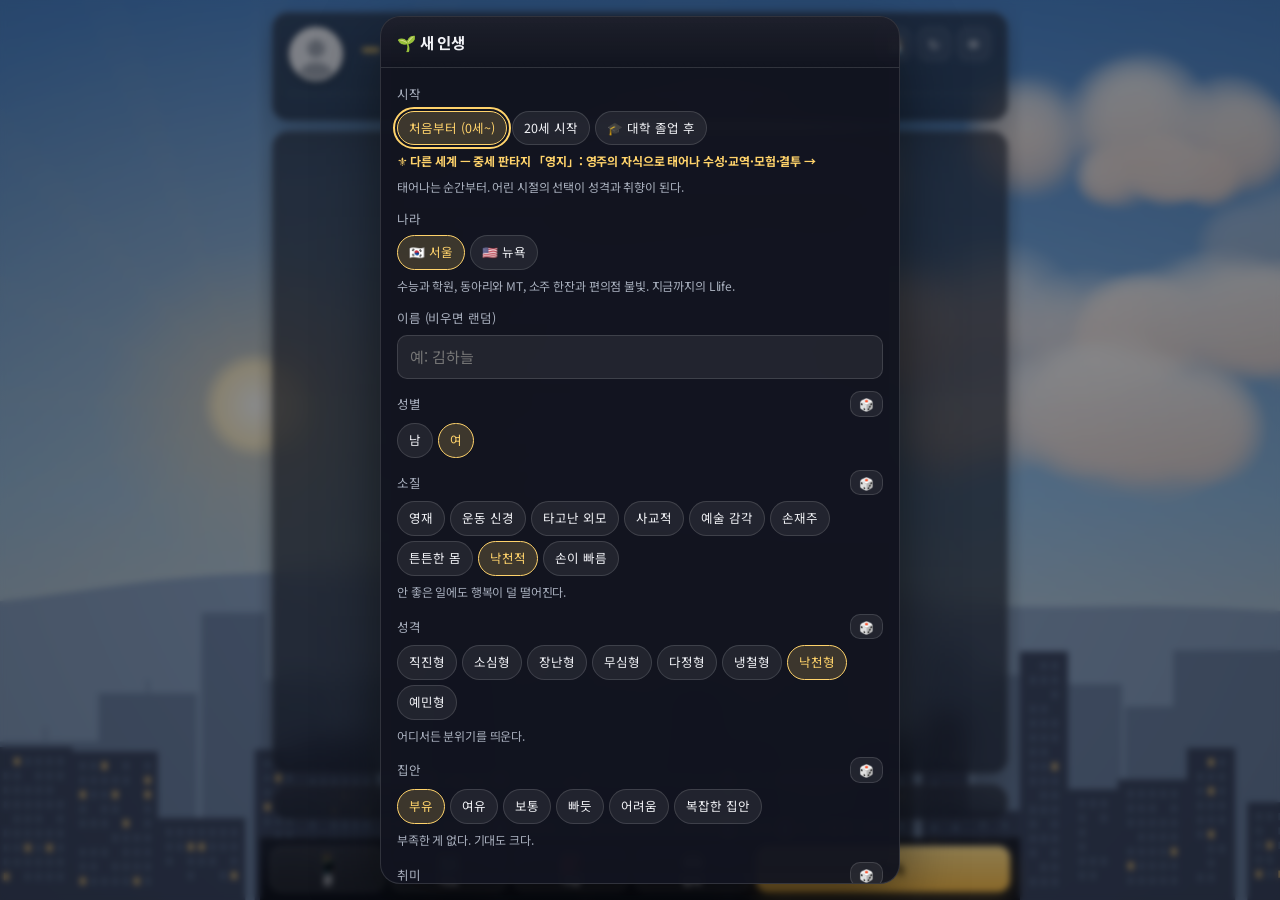
<file: index.html>
<!DOCTYPE html>
<html lang="ko">
<head>
<meta charset="utf-8">
<meta name="viewport" content="width=device-width, initial-scale=1, viewport-fit=cover">
<title>Llife</title>
<link rel="preconnect" href="https://fonts.googleapis.com">
<link rel="preconnect" href="https://fonts.gstatic.com" crossorigin>
<link href="https://fonts.googleapis.com/css2?family=Noto+Sans+KR:wght@400;500;700;800&family=Nanum+Gothic+Coding:wght@400;700&display=swap" rel="stylesheet">
<link rel="stylesheet" href="css/style.css">

<!-- 순서 중요: 데이터 → 배경·아바타 → 엔진 → 화면 -->
<script defer src="data/weather.js"></script>
<script defer src="data/life.js"></script>
<script defer src="data/school.js"></script>
<script defer src="data/jobs.js"></script>
<script defer src="data/social.js"></script>
<script defer src="data/dialogues.js"></script>
<script defer src="data/crime.js"></script>
<script defer src="data/events.js"></script>
<script defer src="data/events2.js"></script>
<script defer src="data/freshman.js"></script>
<script defer src="data/lecture.js"></script>
<script defer src="data/career.js"></script>
<script defer src="data/fun.js"></script>
<script defer src="data/story.js"></script>
<script defer src="data/quick.js"></script>
<script defer src="data/places.js"></script>
<script defer src="data/encounter.js"></script>
<script defer src="data/region.js"></script>
<script defer src="data/map.js"></script>
<script defer src="data/housing.js"></script>
<script defer src="data/realty.js"></script>
<script defer src="data/food.js"></script>
<script defer src="data/acts.js"></script>
<script defer src="js/weather.js"></script>
<script defer src="js/scenes.js"></script>
<script defer src="js/act.js"></script>
<script defer src="js/citymap.js"></script>
<script defer src="js/face.js"></script>
<script defer src="js/outfit.js"></script>
<script defer src="js/avatar.js"></script>
<script defer src="js/game.js"></script>
<script defer src="js/night.js"></script>
<script defer src="js/main.js"></script>
</head>
<body>
<canvas id="sky" aria-hidden="true"></canvas>
<div id="backdrop" aria-hidden="true"></div>

<main class="app" id="app">
  <header class="hud panel">
    <div class="who">
      <!-- 프로필 원: 누르면 내 정보(능력치·상태·기록 수치 전부) -->
      <button type="button" class="me-av" id="meAv" aria-label="내 정보 — 능력치·기록"><svg viewBox="0 0 64 64" aria-hidden="true"><defs><clipPath id="meAvClip"><circle cx="32" cy="32" r="32"/></clipPath></defs><g clip-path="url(#meAvClip)"><rect width="64" height="64" fill="#dfe2e8"/><circle cx="32" cy="25" r="11.5" fill="#9aa1ac"/><path d="M7 68c0-15 11-25.5 25-25.5S57 53 57 68z" fill="#9aa1ac"/></g></svg></button>
      <div class="who-t">
        <div class="who-n"><span id="name"></span><span id="age"></span><span id="gender" class="dim"></span></div>
        <div class="sub"><span id="role"></span><span id="trait"></span><span id="money"></span></div>
      </div>
      <span class="tools">
        <button type="button" id="slotsBtn" aria-label="저장 칸">💾</button>
        <button type="button" id="restart" aria-label="새 인생">↻</button>
        <button type="button" id="hide" aria-label="배경만 보기">👁</button>
      </span>
    </div>
    <!-- 홈 화면엔 행복·건강·성욕만. 능력치·기록은 프로필 원을 눌러서 -->
    <div class="conds" id="conds"></div>
  </header>

  <section class="log panel" id="log" aria-label="인생 기록"></section>

  <section class="controls panel" aria-label="행동">
    <div class="season-row"><span id="season"></span><span class="dots" id="ap" aria-hidden="true"></span><span class="dim" id="apNum"></span></div>
    <div class="flow" id="flow" hidden></div>
    <div class="where" id="where"></div>
  </section>
</main>

<!-- 아래 탭바: 📱 폰(연락처·관계망·부동산·배달·구인·은행·지도·앨범) · 🗺️ 지도 · 🎒 가방(먹을 것) · 🕶 범죄 · 큰 버튼(계속·다음 주·잠자기) -->
<nav class="tabbar" id="tabbar" aria-label="메뉴">
  <button type="button" id="phoneBtn"><span class="ti">📱</span><span>폰</span></button>
  <button type="button" id="mapBtn"><span class="ti">🗺️</span><span>지도</span></button>
  <button type="button" id="bagBtn"><span class="ti">🎒</span><span>가방</span></button>
  <button type="button" id="crimeBtn"><span class="ti">🕶</span><span>범죄</span></button>
  <button type="button" class="age-btn" id="ageUp">▶ 계속</button>
</nav>

<div class="modal-wrap" id="modal" hidden>
  <div class="modal panel" role="dialog" aria-modal="true" aria-labelledby="mTitle">
    <div class="ph-status" id="phStatus" aria-hidden="true"></div>
    <div class="m-head"><button type="button" class="m-back" id="mBack" aria-label="뒤로" hidden>‹</button><span id="mTitle"></span><button type="button" id="mClose" aria-label="닫기">✕</button></div>
    <div class="m-body" id="mBody"></div>
  </div>
</div>

<!-- 연출: 함께 밤을 보낸 뒤(맞물림 → 페이드 → 다음 날 아침), 키스·포옹·끌어당기기, 임신 -->
<div class="scene-wrap" id="scene" hidden><div class="scene" id="sceneBox" role="dialog" aria-modal="true" aria-label="연출"></div></div>

<div class="show-wrap" id="showWrap" hidden>
  <button type="button" class="show-btn" id="show" aria-label="화면 다시 보기">👁</button>
</div>
</body>
</html>
</file>
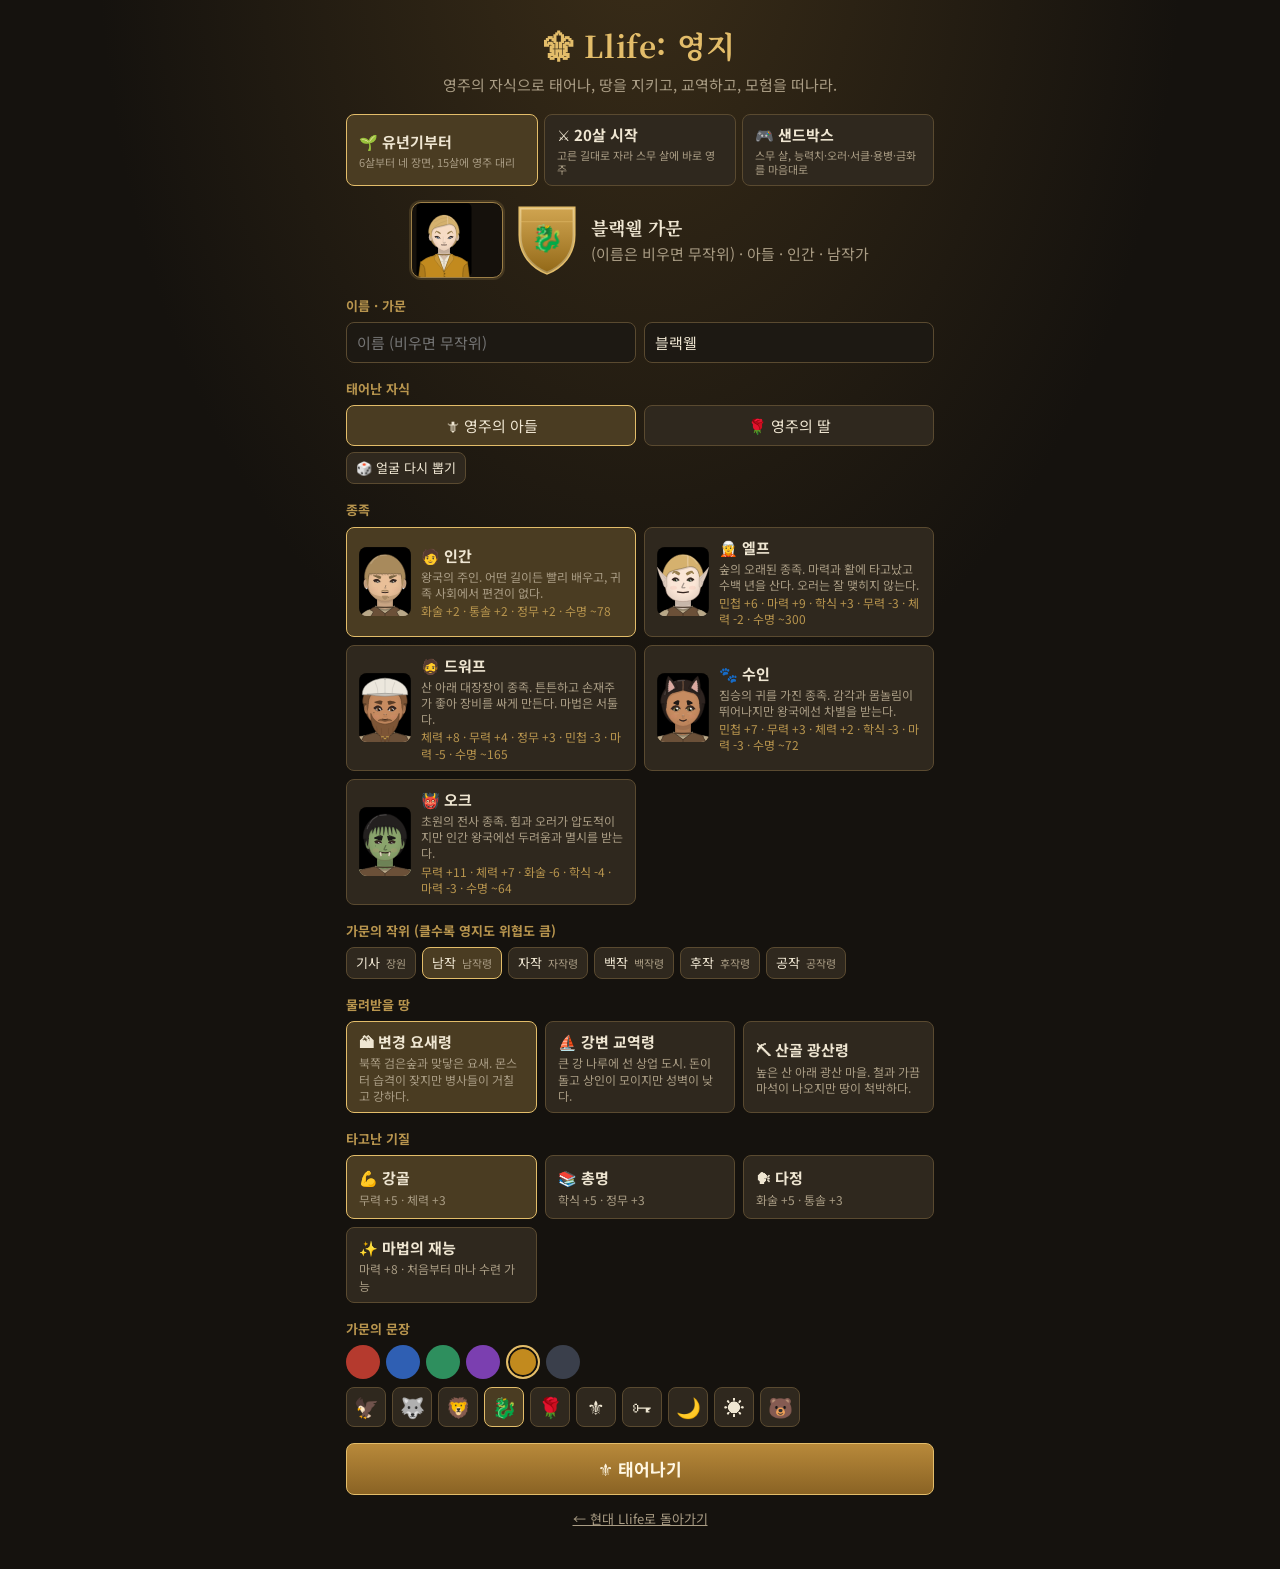
<file: realm.html>
<!DOCTYPE html>
<html lang="ko">
<head>
<meta charset="utf-8">
<meta name="viewport" content="width=device-width, initial-scale=1, viewport-fit=cover">
<title>Llife 영지</title>
<link rel="preconnect" href="https://fonts.googleapis.com">
<link rel="preconnect" href="https://fonts.gstatic.com" crossorigin>
<link href="https://fonts.googleapis.com/css2?family=Noto+Sans+KR:wght@400;500;700;800&family=Noto+Serif+KR:wght@600;800&display=swap" rel="stylesheet">
<link rel="stylesheet" href="css/realm.css">
<!-- 순서: 데이터 → 엔진 → 화면 -->
<script defer src="data/realm.js"></script>
<script defer src="data/realm-world.js"></script>
<script defer src="data/realm-events.js"></script>
<script defer src="data/realm-events2.js"></script>
<!-- 초상화: 현대 모드의 얼굴·옷·아바타를 그대로 씀 (종족·중세 옷만 얹음) -->
<script defer src="js/face.js"></script>
<script defer src="js/outfit.js"></script>
<script defer src="js/avatar.js"></script>
<script defer src="js/realm.js"></script>
<script defer src="js/realm-life.js"></script>
<script defer src="js/realm-ui.js"></script>
</head>
<body>
<div id="app" hidden>
  <header id="hud"></header>
  <section id="realm"></section>
  <div id="threat" hidden></div>
  <main id="log" aria-live="polite"></main>
  <nav id="acts"></nav>
</div>
<div id="start" hidden></div>
<div id="modal" hidden><div class="box" role="dialog" aria-modal="true"></div></div>
</body>
</html>
</file>
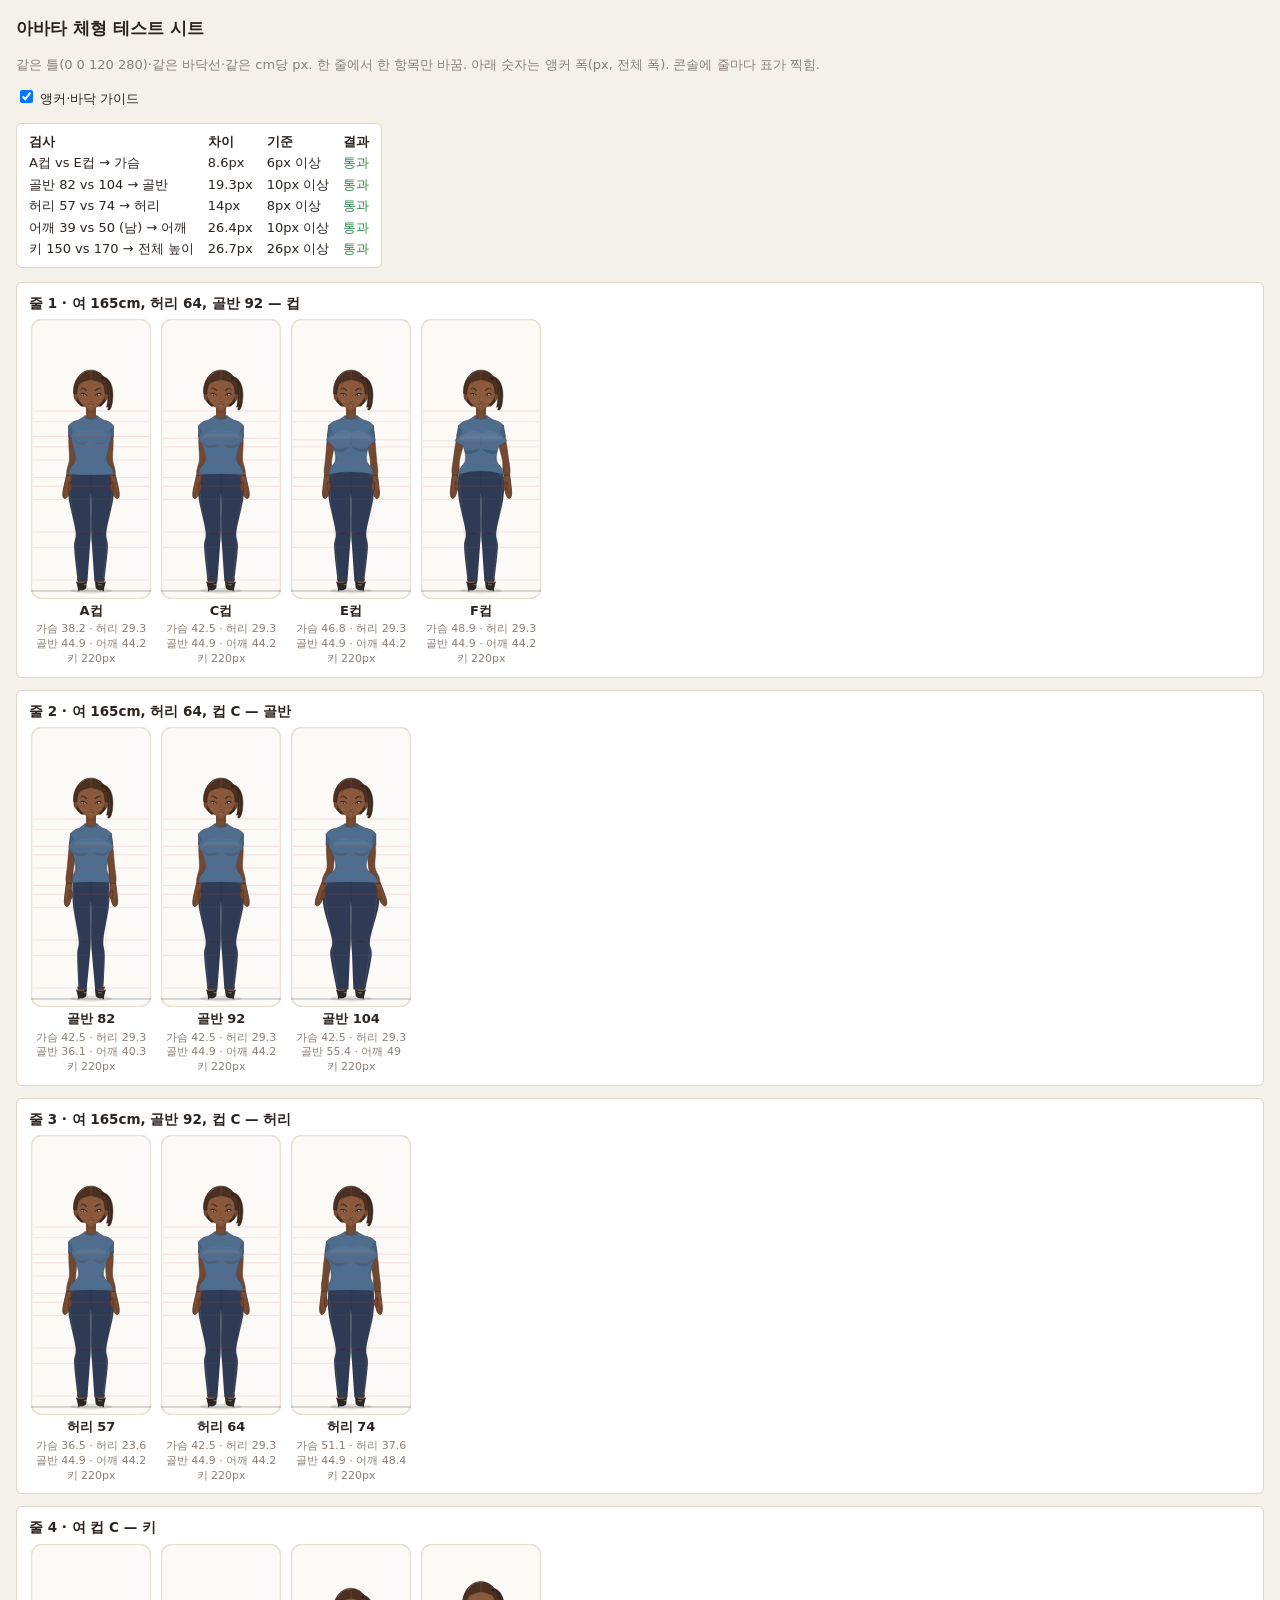
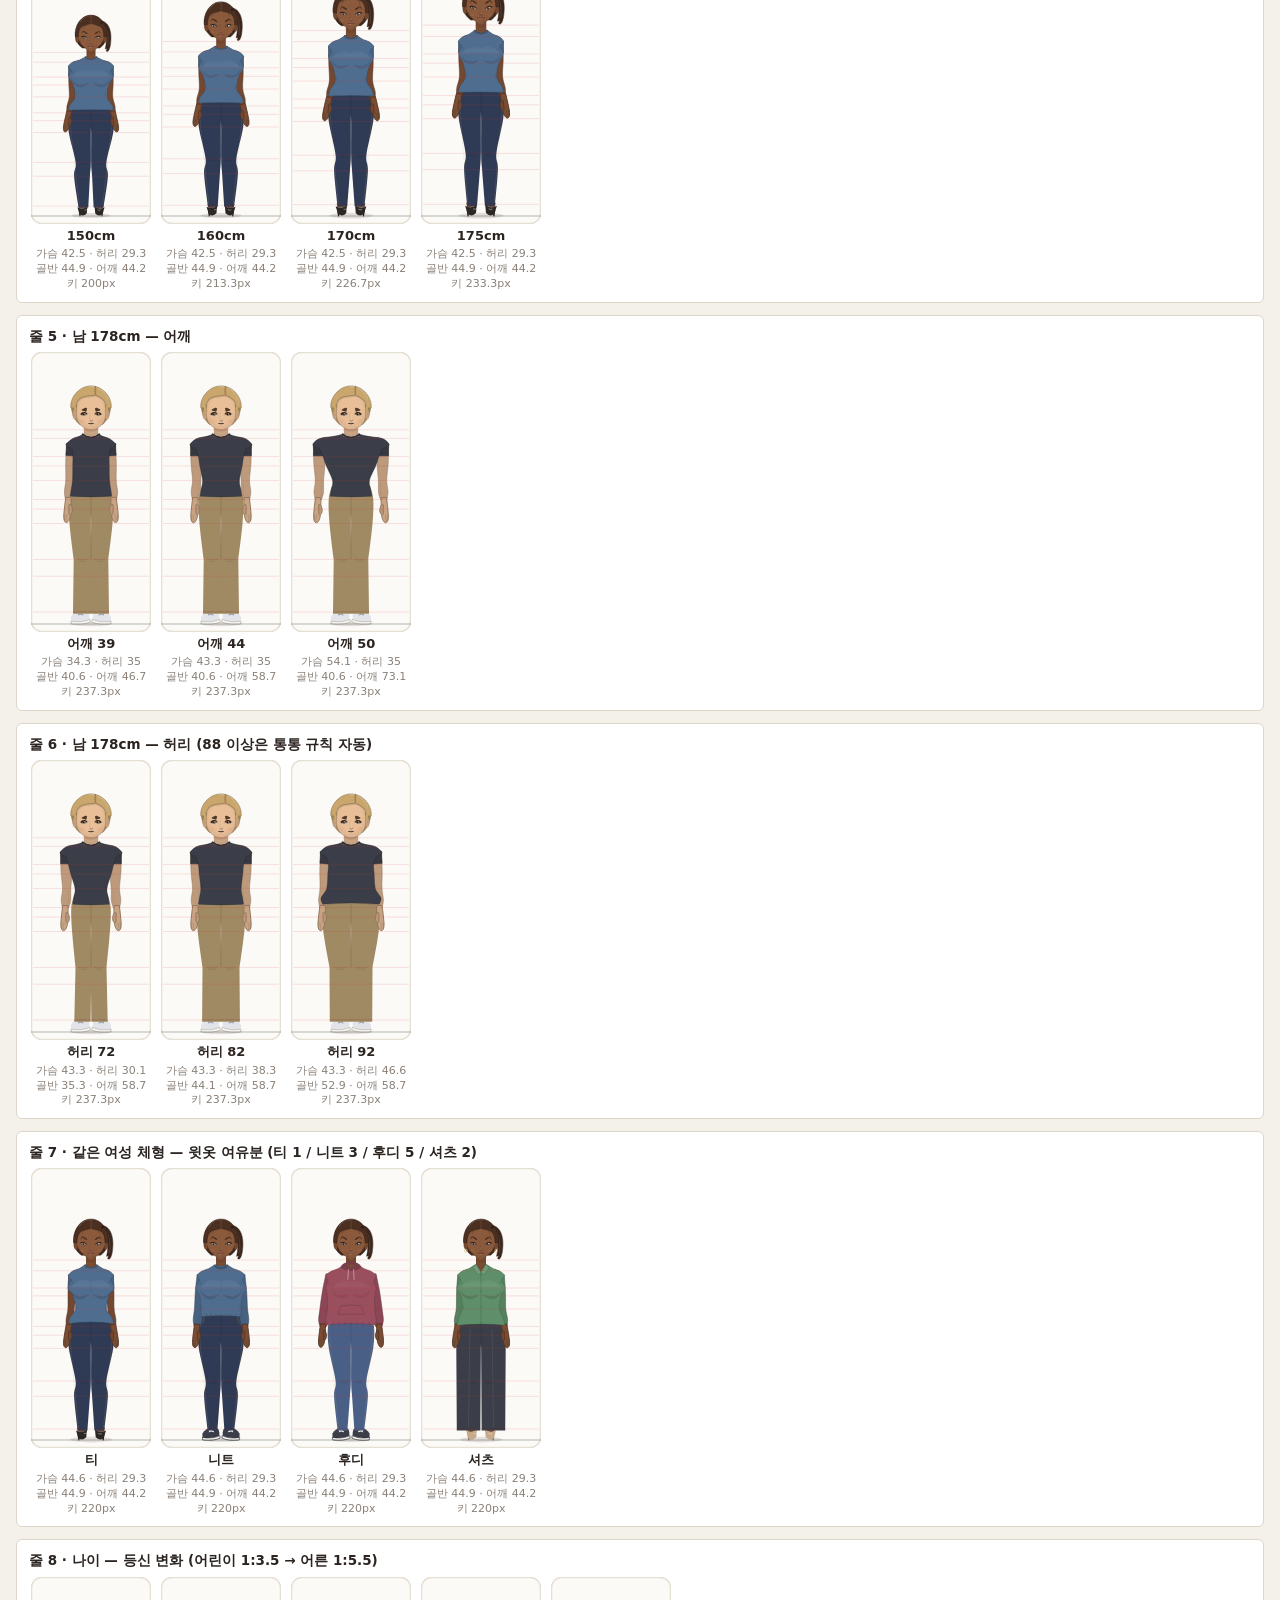
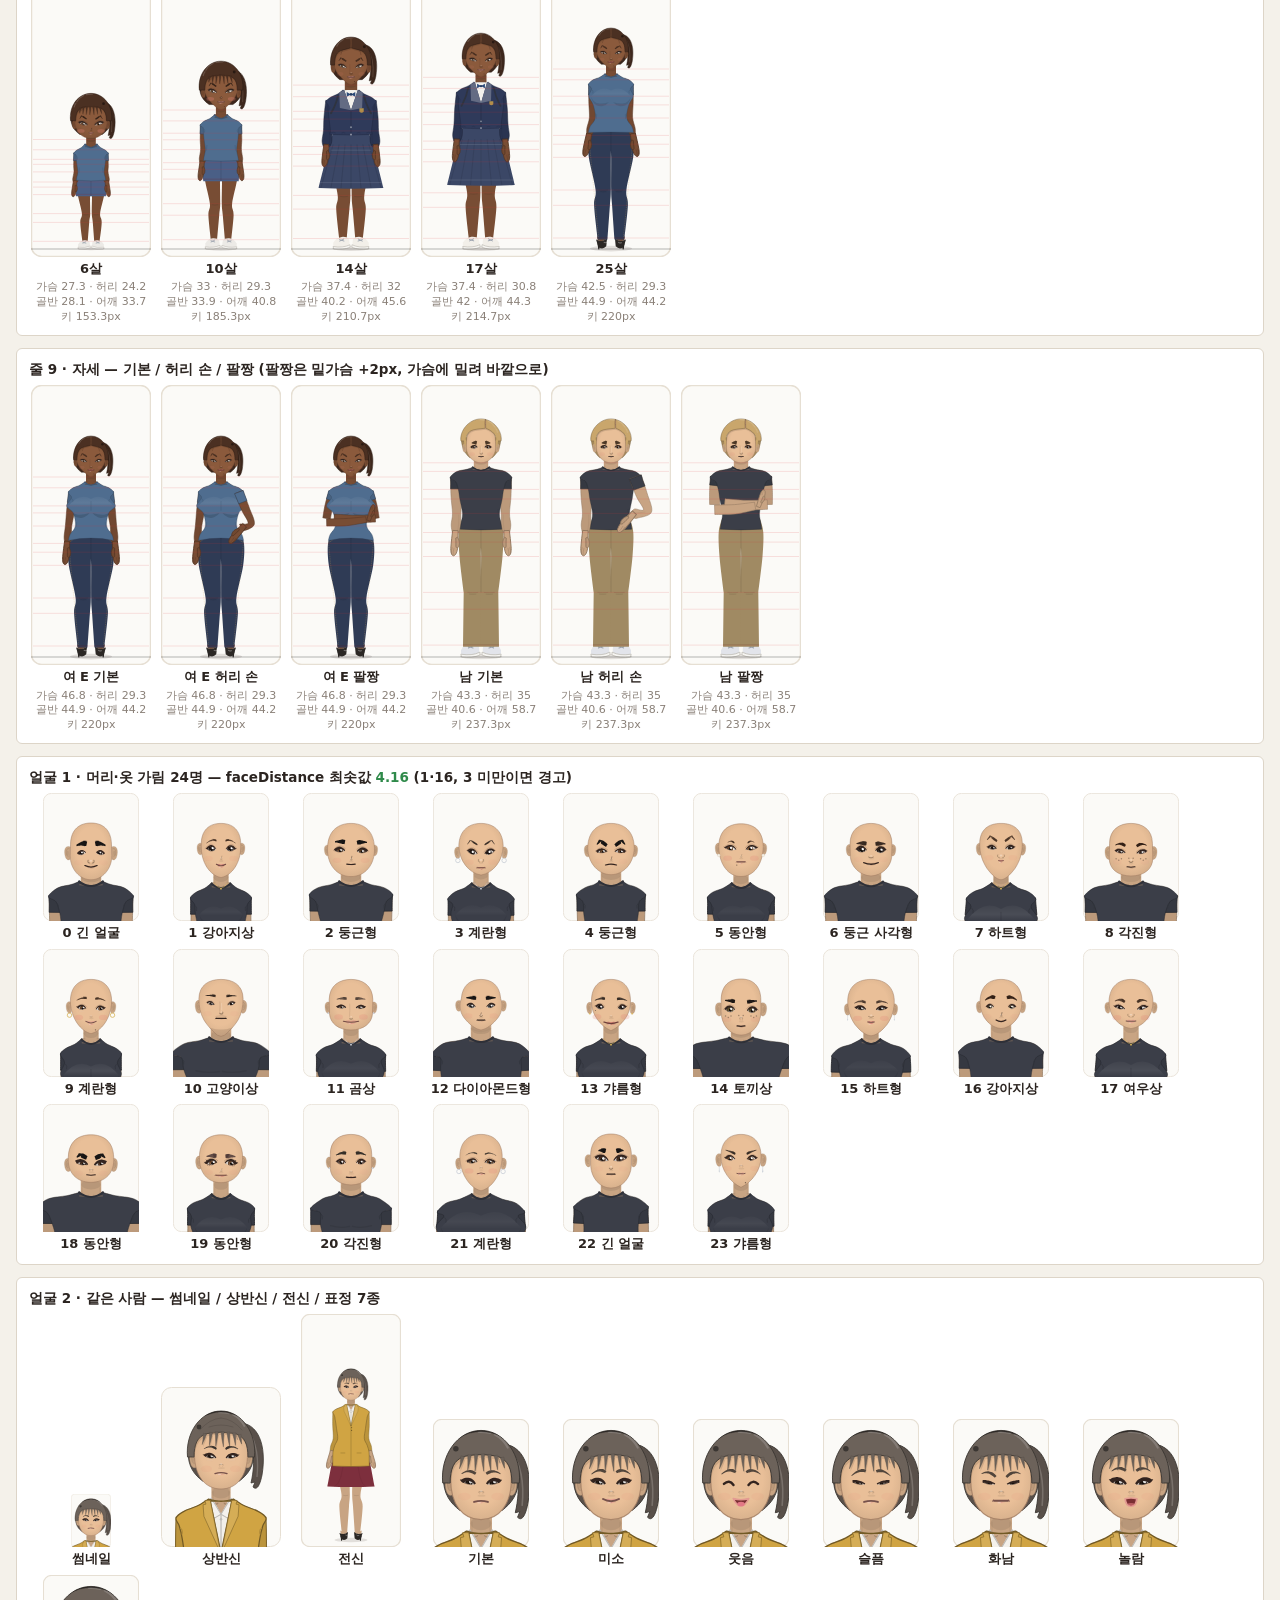
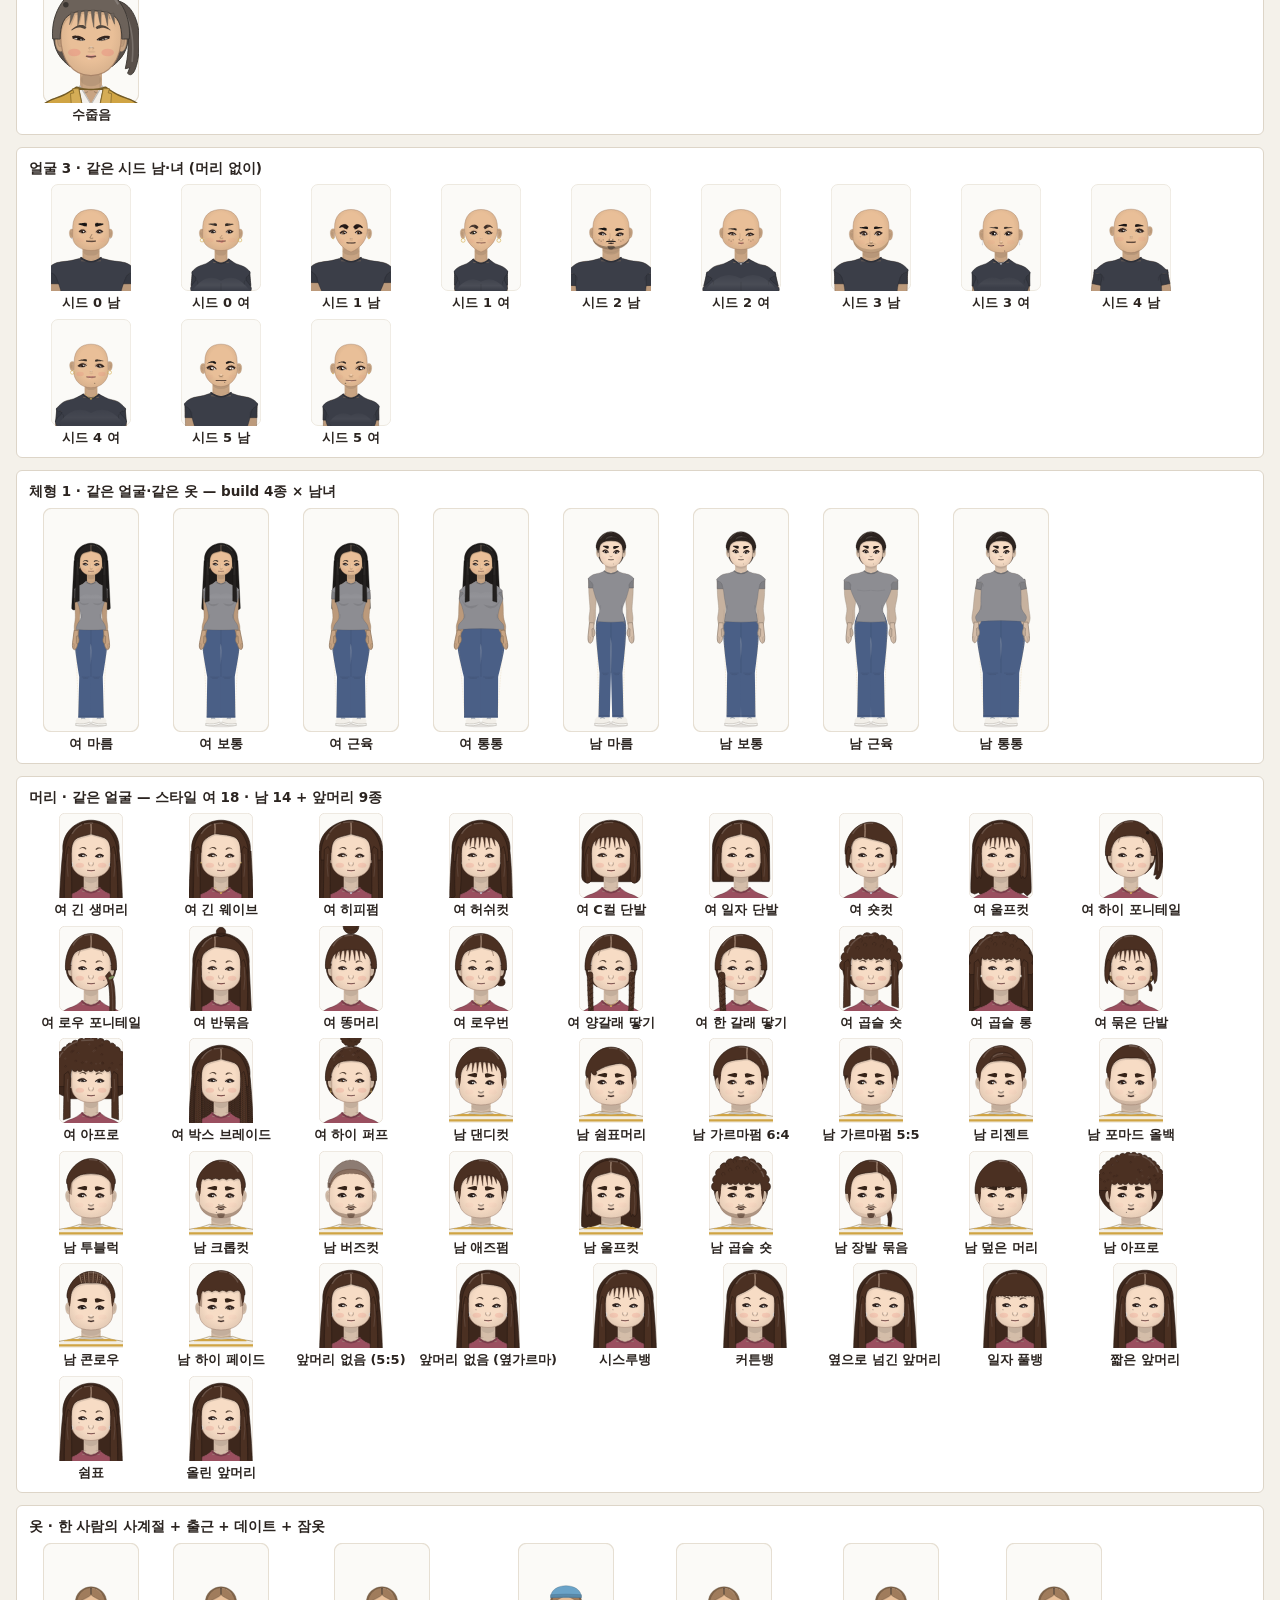
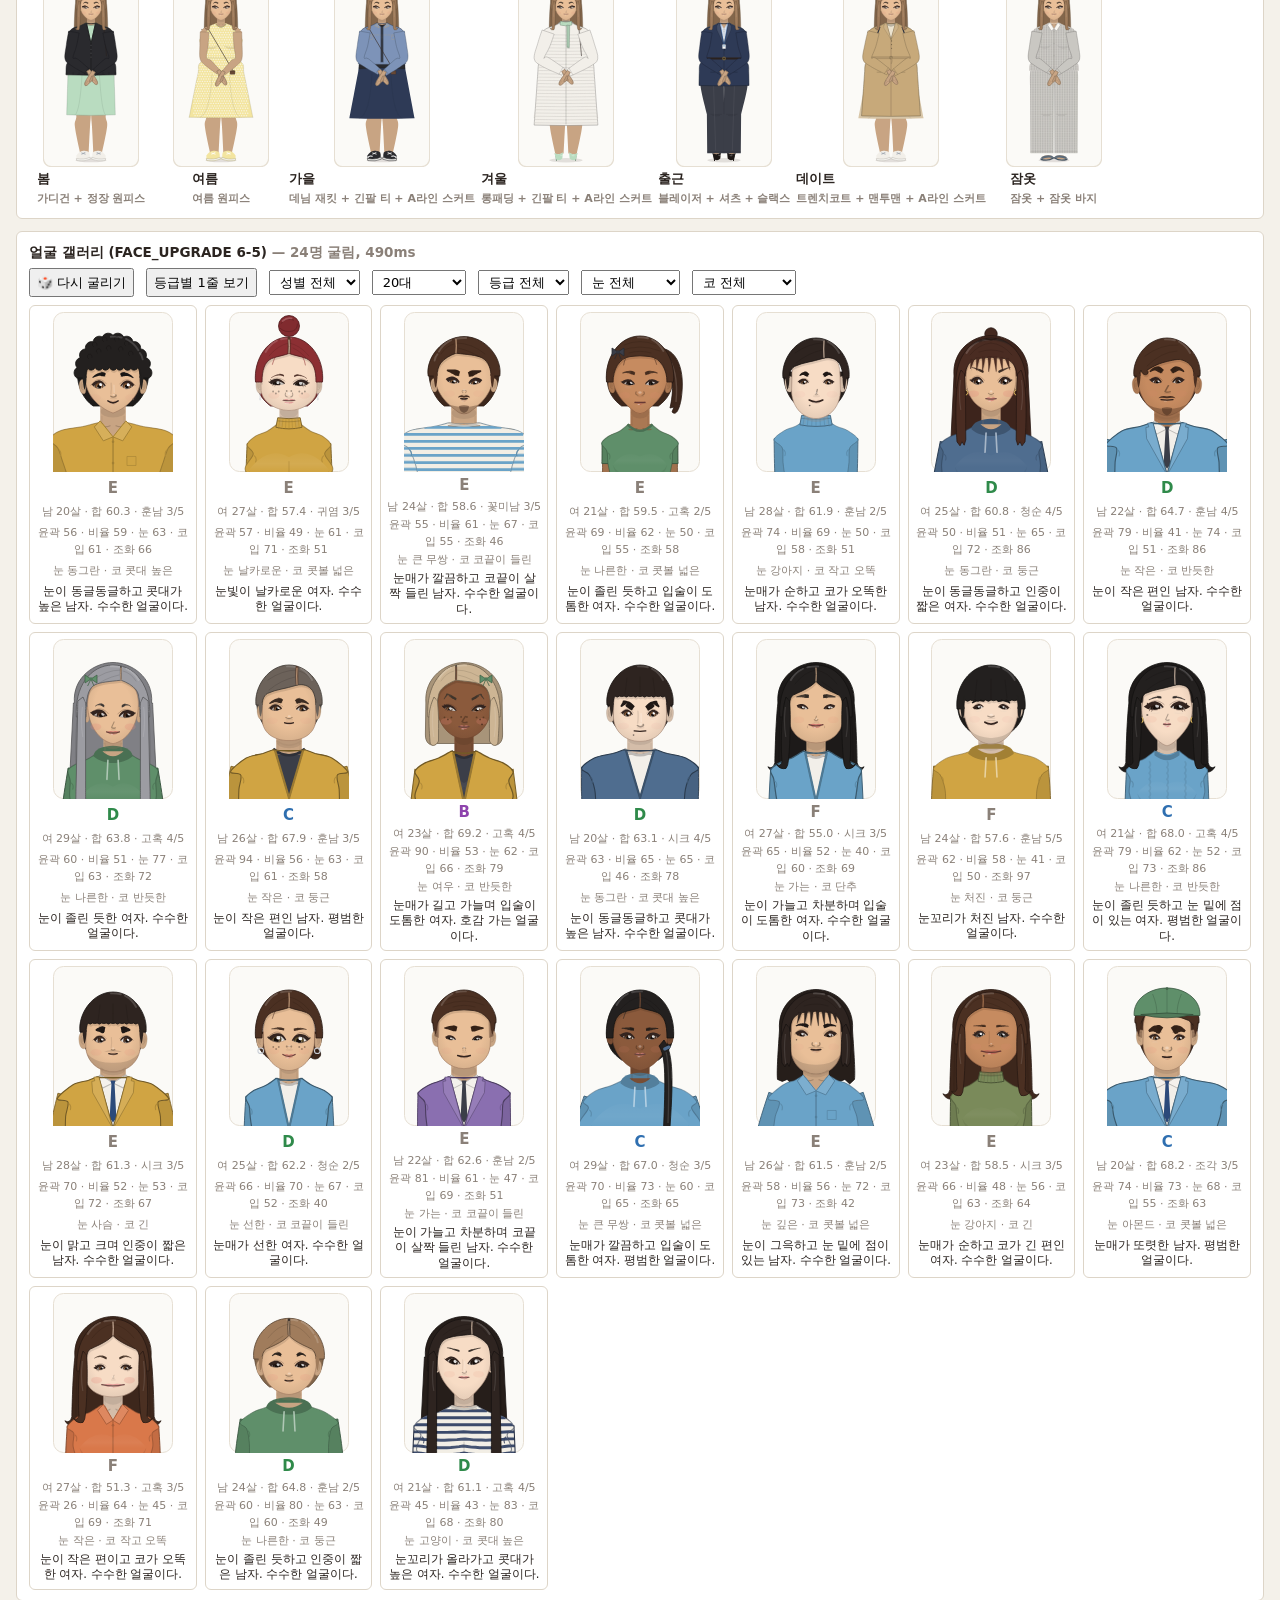
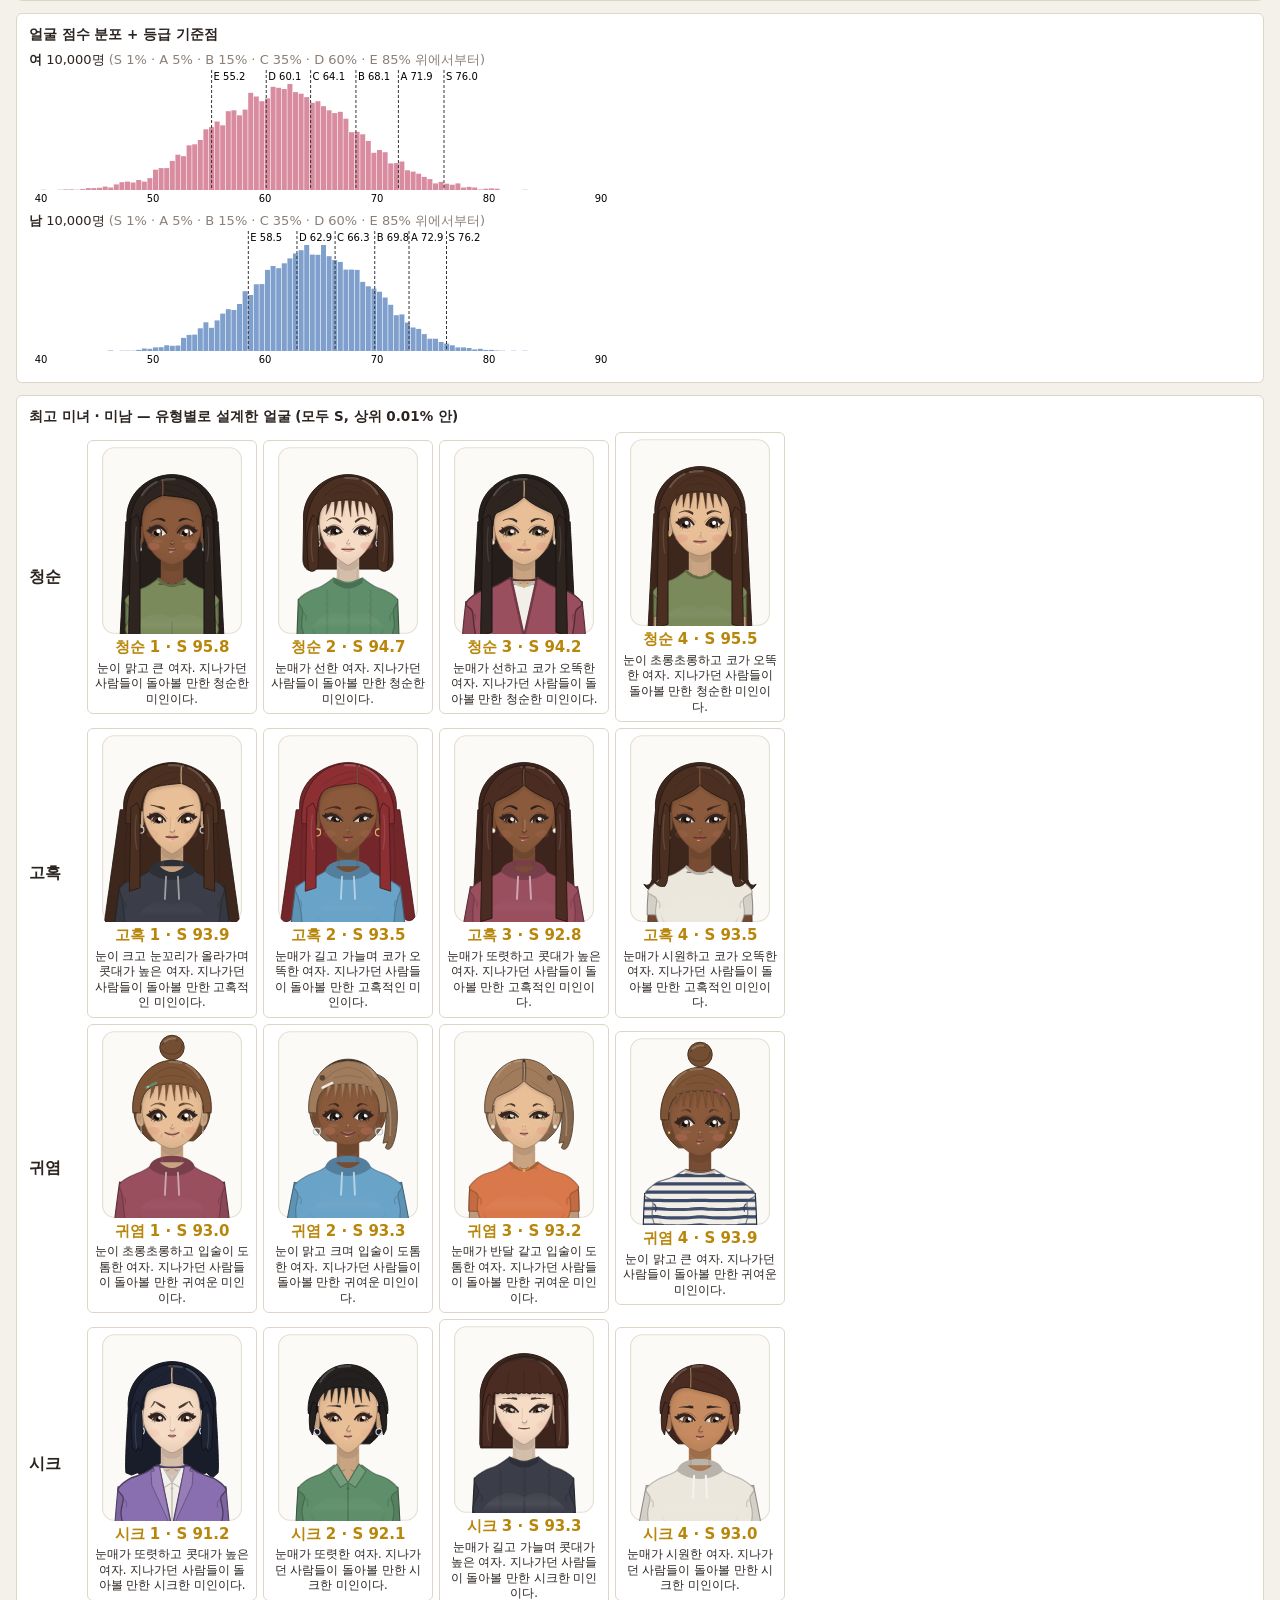
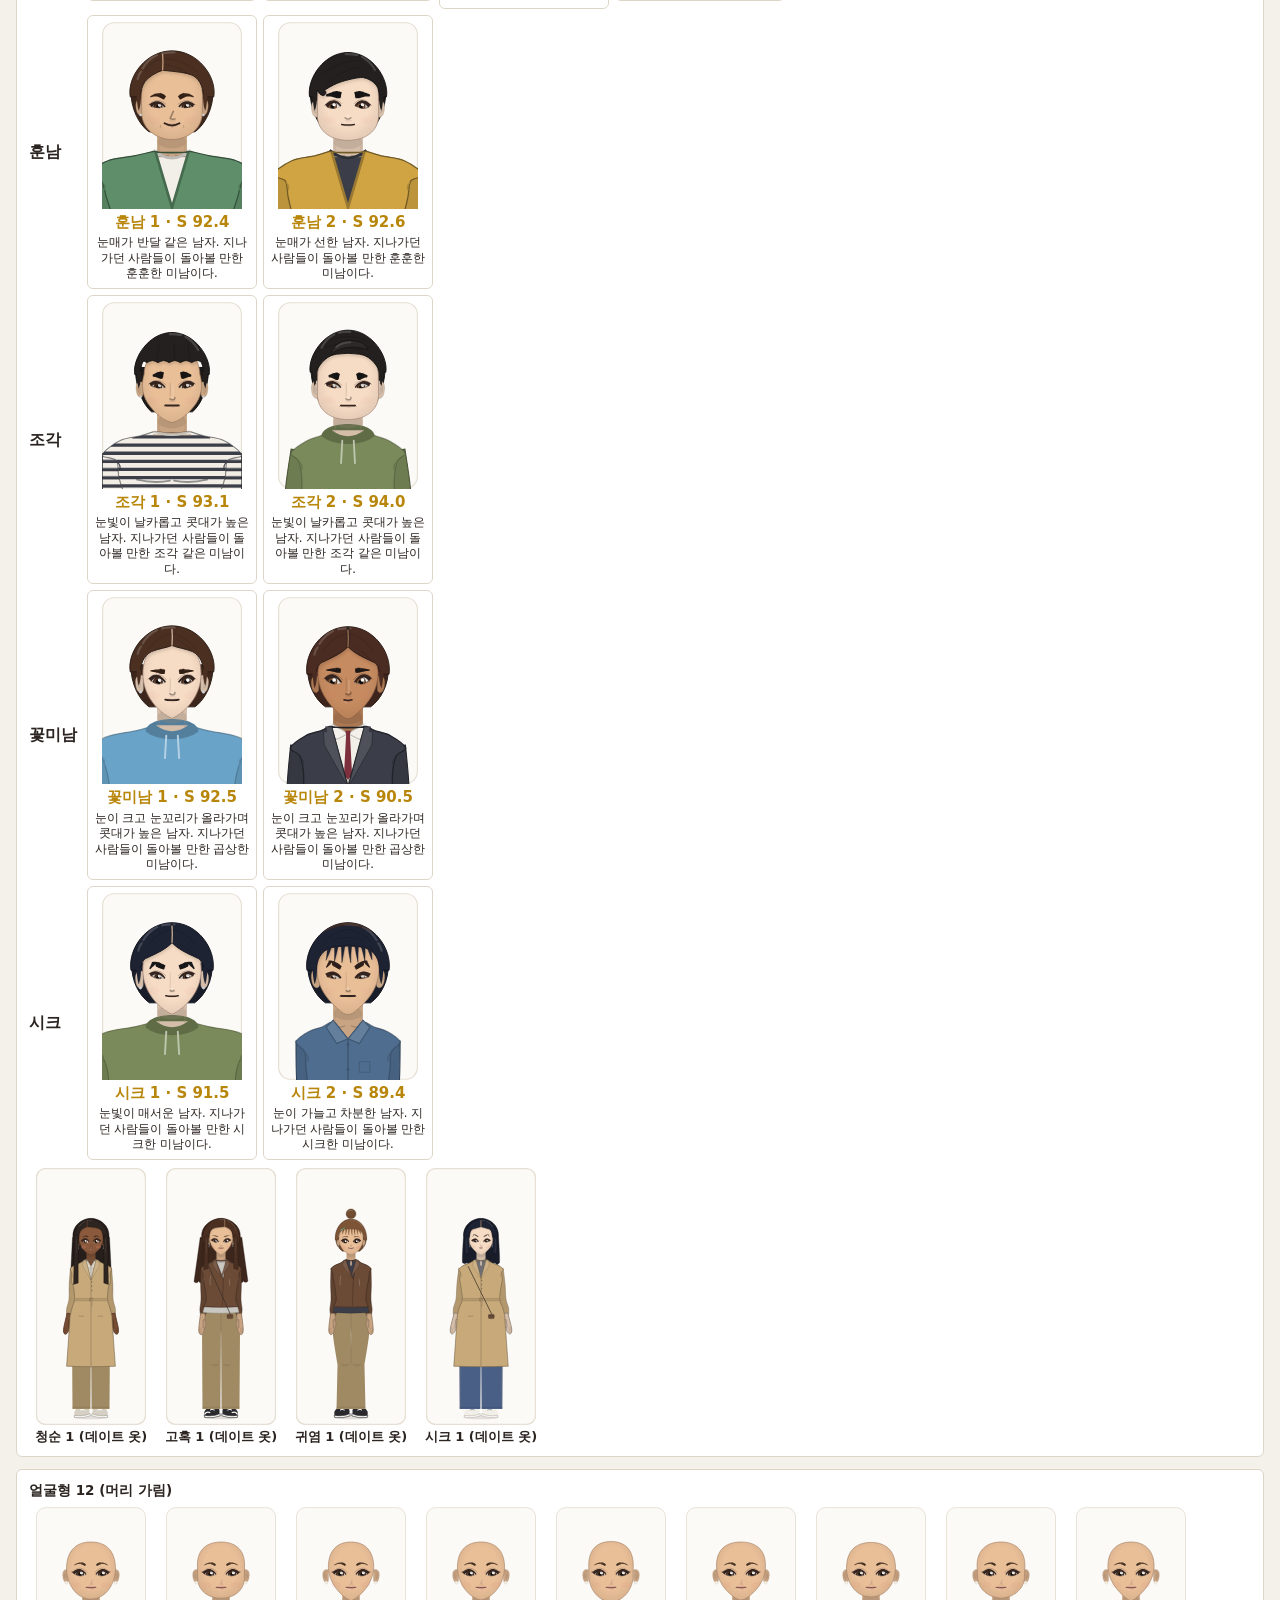
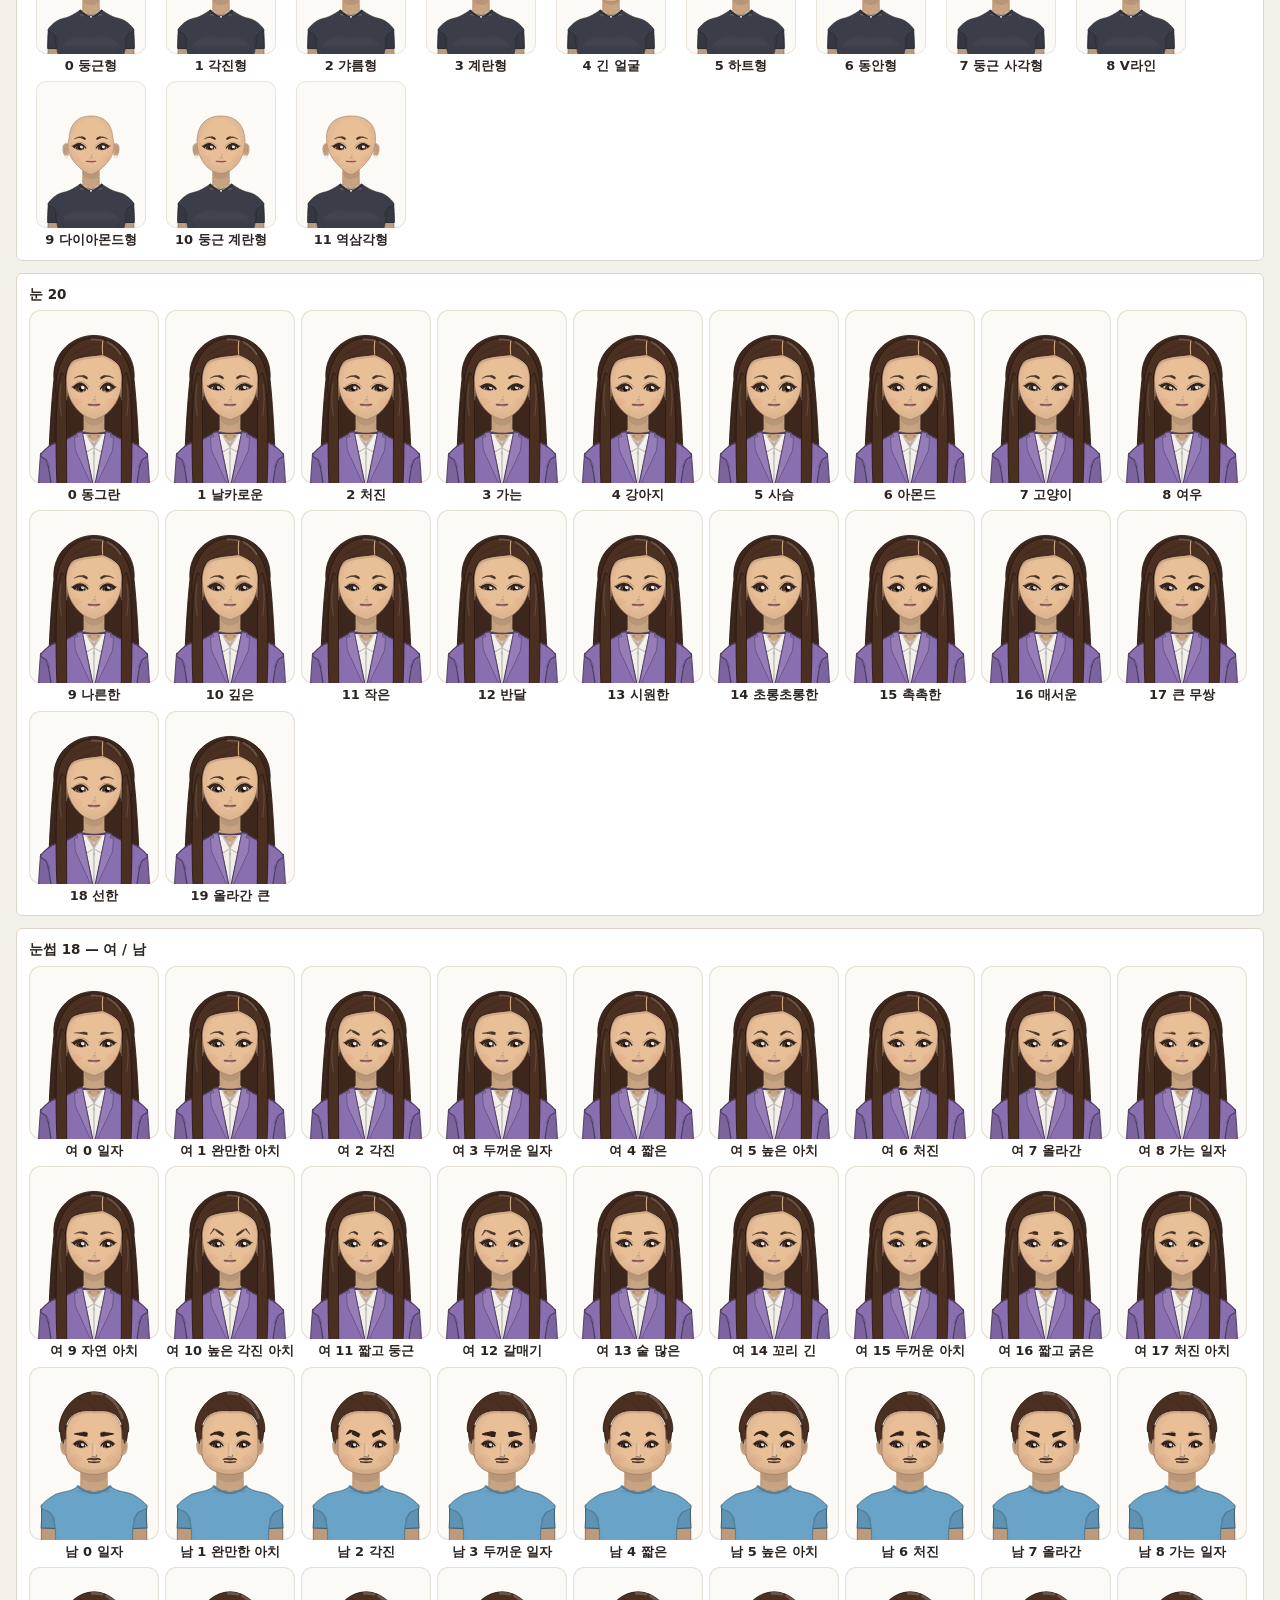
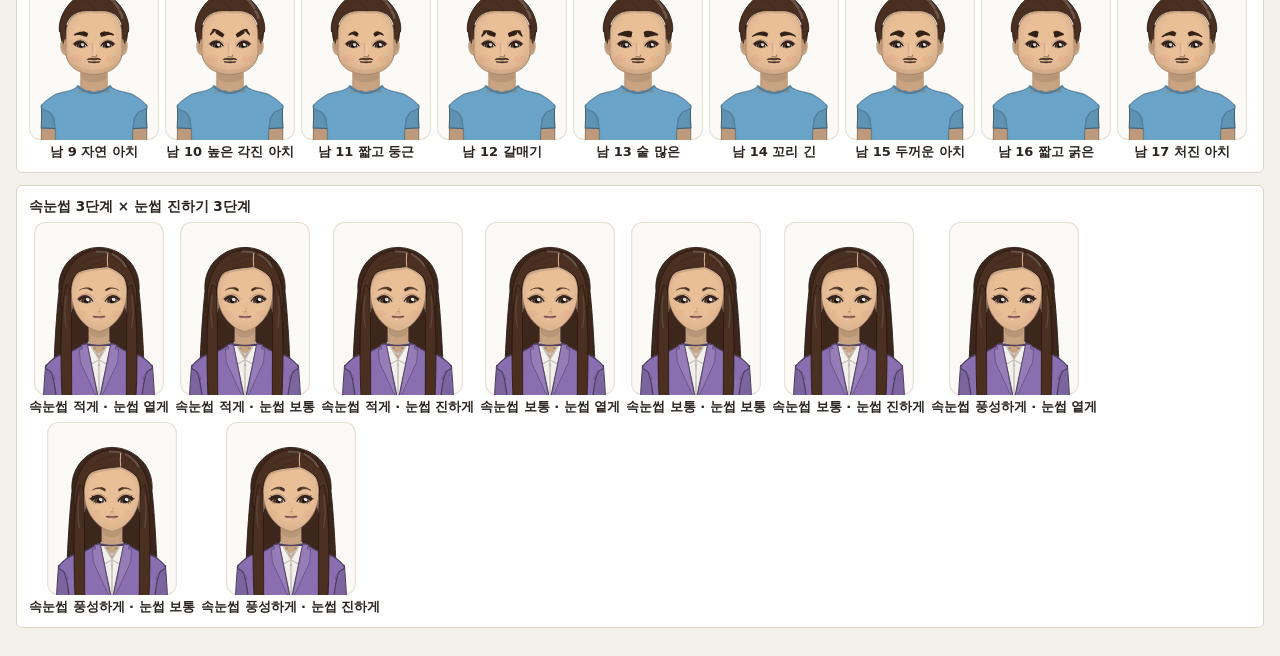
<file: test.html>
<!DOCTYPE html>
<html lang="ko">
<head>
<meta charset="UTF-8">
<meta name="viewport" content="width=device-width, initial-scale=1">
<title>아바타 체형 테스트</title>
<style>
  :root { --bg: #f4f1ea; --card: #fff; --text: #2b2420; --dim: #8a8078; --ok: #2f8a4a; --bad: #c8323c; --line: #ddd5c8; }
  * { box-sizing: border-box; }
  body { margin: 0; padding: 16px; background: var(--bg); color: var(--text); font: 13px/1.5 system-ui, sans-serif; }
  h1 { font-size: 17px; margin: 0 0 4px; }
  .dim { color: var(--dim); }
  .bar { display: flex; gap: 16px; align-items: center; margin: 8px 0 14px; flex-wrap: wrap; }
  .checks { display: grid; grid-template-columns: auto auto auto auto; gap: 2px 14px; background: var(--card); border: 1px solid var(--line); border-radius: 6px; padding: 8px 12px; margin-bottom: 14px; width: max-content; max-width: 100%; }
  .checks b { font-weight: 600; }
  .ok { color: var(--ok); } .bad { color: var(--bad); font-weight: 700; }
  section { background: var(--card); border: 1px solid var(--line); border-radius: 6px; padding: 10px 12px; margin-bottom: 12px; }
  section h2 { font-size: 13.5px; margin: 0 0 6px; }
  .row { display: flex; gap: 6px; overflow-x: auto; align-items: flex-end; }
  .fig { display: grid; justify-items: center; gap: 2px; min-width: 124px; }
  .fig .lab { font-weight: 600; }
  .fig .num { font-size: 11px; color: var(--dim); text-align: center; white-space: pre; line-height: 1.35; }
  .av-bg { fill: #fbfaf7; stroke: #e6dfd3; }
  .fg-bar { display: flex; flex-wrap: wrap; gap: 6px 12px; align-items: center; margin-bottom: 8px; }
  .fg-bar select, .fg-bar button { font: inherit; padding: 3px 6px; }
  .fg-grid { display: grid; grid-template-columns: repeat(auto-fill, minmax(150px, 1fr)); gap: 8px; }
  .fg-card { display: grid; justify-items: center; gap: 2px; border: 1px solid var(--line); border-radius: 6px; padding: 6px; text-align: center; }
  .fg-card .g { font-weight: 700; font-size: 15px; }
  .fg-card .sc { font-size: 11px; color: var(--dim); }
  .fg-card .tx { font-size: 11.5px; line-height: 1.35; }
  .fg-row { display: flex; gap: 6px; align-items: center; overflow-x: auto; margin-bottom: 6px; }
  .fg-row > b { width: 24px; font-size: 16px; flex: none; }
  .fg-row .fg-card { width: 170px; flex: none; }
  .gS { color: #b8860b; } .gA { color: #c0392b; } .gB { color: #8e44ad; } .gC { color: #2f6fb0; } .gD { color: #2f8a4a; } .gE, .gF { color: var(--dim); }
</style>
</head>
<body>
<h1>아바타 체형 테스트 시트</h1>
<p class="dim">같은 틀(0 0 120 280)·같은 바닥선·같은 cm당 px. 한 줄에서 한 항목만 바꿈. 아래 숫자는 앵커 폭(px, 전체 폭). 콘솔에 줄마다 표가 찍힘.</p>
<div class="bar"><label><input type="checkbox" id="guides" checked> 앵커·바닥 가이드</label></div>
<div class="checks" id="checks"></div>
<div id="rows"></div>
<div id="faces"></div>
<div id="hcb"></div>
<div id="fgal"></div>
<div id="beauty"></div>
<div id="fparts"></div>
<script src="js/face.js"></script>
<script src="js/outfit.js"></script>
<script src="js/avatar.js"></script>
<script>
const A = window.Avatar;
const base = (seed, g, top, tc) => Object.assign(A.make(seed, g), { top, tc, glasses: 0, body: g === 'f' ? { height: 'avg', build: 'avg', chest: 'avg' } : { height: 'avg', build: 'avg', shoulder: 'avg' } });
const F0 = base('test-f', 'f', 0, 0), M0 = base('test-m', 'm', 0, 5);
const fF = o => Object.assign({ height: 165, waist: 64, hip: 92, cup: 'C' }, o);
const fM = o => Object.assign({ height: 178, shoulder: 44 }, o);
const ROWS = [
  { id: 'cup', t: '줄 1 · 여 165cm, 허리 64, 골반 92 — 컵', items: ['A', 'C', 'E', 'F'].map(c => ({ lab: c + '컵', a: F0, fig: fF({ cup: c }) })) },
  { id: 'hip', t: '줄 2 · 여 165cm, 허리 64, 컵 C — 골반', items: [82, 92, 104].map(v => ({ lab: '골반 ' + v, a: F0, fig: fF({ hip: v }) })) },
  { id: 'waist', t: '줄 3 · 여 165cm, 골반 92, 컵 C — 허리', items: [57, 64, 74].map(v => ({ lab: '허리 ' + v, a: F0, fig: fF({ waist: v }) })) },
  { id: 'height', t: '줄 4 · 여 컵 C — 키', items: [150, 160, 170, 175].map(v => ({ lab: v + 'cm', a: F0, fig: fF({ height: v }) })) },
  { id: 'shoulder', t: '줄 5 · 남 178cm — 어깨', items: [39, 44, 50].map(v => ({ lab: '어깨 ' + v, a: M0, fig: fM({ shoulder: v }) })) },
  { id: 'mwaist', t: '줄 6 · 남 178cm — 허리 (88 이상은 통통 규칙 자동)', items: [72, 82, 92].map(v => ({ lab: '허리 ' + v, a: M0, fig: fM({ waist: v }) })) },
  { id: 'top', t: '줄 7 · 같은 여성 체형 — 윗옷 여유분 (티 1 / 니트 3 / 후디 5 / 셔츠 2)', items: [[0, 0, '티'], [3, 0, '니트'], [2, 1, '후디'], [1, 2, '셔츠']].map(([top, tc, lab]) => ({ lab, a: base('test-f', 'f', top, tc), fig: fF({ cup: 'D' }) })) },
  { id: 'age', t: '줄 8 · 나이 — 등신 변화 (어린이 1:3.5 → 어른 1:5.5)', items: [6, 10, 14, 17, 25].map(age => ({ lab: age + '살', a: F0, age, fig: age >= 20 ? fF({}) : null })) },
  { id: 'pose', t: '줄 9 · 자세 — 기본 / 허리 손 / 팔짱 (팔짱은 밑가슴 +2px, 가슴에 밀려 바깥으로)', items: [['default', 'f'], ['hip', 'f'], ['cross', 'f'], ['default', 'm'], ['hip', 'm'], ['cross', 'm']].map(([pose, g]) => ({ lab: (g === 'f' ? '여 E ' : '남 ') + { default: '기본', hip: '허리 손', cross: '팔짱' }[pose], a: g === 'f' ? F0 : M0, pose, fig: g === 'f' ? fF({ cup: 'E' }) : fM({}) })) },
];
// 섹션 3 기준: 한 항목만 바꿨을 때 앵커 폭 차이가 이만큼은 나야 함
const CHECKS = [
  { row: 'cup', from: 0, to: 2, key: 'bust', min: 6, t: 'A컵 vs E컵 → 가슴' },
  { row: 'hip', from: 0, to: 2, key: 'hip', min: 10, t: '골반 82 vs 104 → 골반' },
  { row: 'waist', from: 0, to: 2, key: 'waist', min: 8, t: '허리 57 vs 74 → 허리' },
  { row: 'shoulder', from: 0, to: 2, key: 'shoulder', min: 10, t: '어깨 39 vs 50 (남) → 어깨' },
  { row: 'height', from: 0, to: 2, key: 'height', min: 26, t: '키 150 vs 170 → 전체 높이' },
];
const r1 = v => Math.round(v * 10) / 10;
function draw() {
  const guides = document.getElementById('guides').checked, px = {};
  document.getElementById('rows').innerHTML = ROWS.map(row => {
    const table = {};
    const figs = row.items.map(it => {
      const age = it.age ?? 25, an = A.anchors(it.a, age, it.fig), p = an.px;
      (px[row.id] = px[row.id] || []).push(p);
      table[it.lab] = { 키: r1(p.height), 어깨: r1(p.shoulder), 가슴: r1(p.bust), 밑가슴: r1(p.underbust), 허리: r1(p.waist), 골반: r1(p.hip), 허벅지: r1(p.thigh) };
      const num = `가슴 ${r1(p.bust)} · 허리 ${r1(p.waist)}\n골반 ${r1(p.hip)} · 어깨 ${r1(p.shoulder)}\n키 ${r1(p.height)}px`;
      return `<div class="fig">${A.render(it.a, 120, { age, full: it.fig || true, pose: it.pose || 'default', guides })}<span class="lab">${it.lab}</span><span class="num">${num}</span></div>`;
    }).join('');
    console.log(row.t); console.table(table);
    return `<section><h2>${row.t}</h2><div class="row">${figs}</div></section>`;
  }).join('');
  document.getElementById('checks').innerHTML = '<b>검사</b><b>차이</b><b>기준</b><b>결과</b>' + CHECKS.map(c => {
    const d = Math.abs(px[c.row][c.to][c.key] - px[c.row][c.from][c.key]), ok = d >= c.min;
    if (!ok) console.warn('미달:', c.t, r1(d), '<', c.min);
    return `<span>${c.t}</span><span>${r1(d)}px</span><span>${c.min}px 이상</span><span class="${ok ? 'ok' : 'bad'}">${ok ? '통과' : '미달'}</span>`;
  }).join('');
}
document.getElementById('guides').addEventListener('change', draw);
draw();

// ── 얼굴 다양성 (FACE_VARIETY.md §12) ──
// 1. 머리·옷 가림: 같은 대머리 + 같은 회색 상의 + 같은 피부로 24명 → 비슷한 얼굴 쌍이 없어야 함 (faceDistance 최솟값, 3 미만이면 경고)
// 2. 같은 사람 일관성: 썸네일 / 상반신 / 전신 / 표정 7종
// 3. 같은 시드 남·녀: 남매처럼 닮았지만 머리 없이도 성별이 구분돼야 함
function drawFaces() {
  const box = document.getElementById('faces'), cell = (svg, lab) => `<div class="fig">${svg}<span class="lab">${lab}</span></div>`;
  const P = [];
  for (let i = 0; i < 24; i++) { const a = A.make('face-' + i, i % 2 ? 'f' : 'm'); a.skin = 1; P.push(a); }
  let min = 99, pair = '';
  for (let i = 0; i < P.length; i++) for (let j = i + 1; j < P.length; j++) { const d = A.faceDistance(P[i], P[j]); if (d < min) { min = d; pair = `${i}·${j}`; } }
  const row1 = P.map((a, i) => cell(A.render(a, 96, { age: 26, mask: true }), `${i} ${(A.genes(a).arch && Face.ARCH[A.genes(a).arch].label) || Face.SHAPE_LABEL[A.genes(a).shape]}`)).join('');
  const who = A.make('face-same', 'f');
  const EX = [['neutral', '기본'], ['smile', '미소'], ['laugh', '웃음'], ['sad', '슬픔'], ['angry', '화남'], ['surprised', '놀람'], ['shy', '수줍음']];
  const row2 = cell(A.render(who, 40, { age: 26 }), '썸네일') + cell(A.render(who, 120, { age: 26 }), '상반신') + cell(A.render(who, 100, { age: 26, full: true }), '전신')
    + EX.map(([x, l]) => cell(A.render(who, 96, { age: 26, expr: x === 'neutral' ? null : x }), l)).join('');
  const row3 = [0, 1, 2, 3, 4, 5].map(i => { const m = A.make('sib-' + i, 'm'), f = A.make('sib-' + i, 'f'); m.skin = f.skin = 1; return cell(A.render(m, 80, { age: 24, mask: true }), `시드 ${i} 남`) + cell(A.render(f, 80, { age: 24, mask: true }), `시드 ${i} 여`); }).join('');
  if (min < 3) console.warn('비슷한 얼굴:', pair, min.toFixed(2)); else console.log('24명 faceDistance 최솟값', min.toFixed(2), pair);
  box.innerHTML = `<section><h2>얼굴 1 · 머리·옷 가림 24명 — faceDistance 최솟값 <b class="${min < 3 ? 'bad' : 'ok'}">${min.toFixed(2)}</b> (${pair}, 3 미만이면 경고)</h2><div class="row" style="flex-wrap:wrap">${row1}</div></section>`
    + `<section><h2>얼굴 2 · 같은 사람 — 썸네일 / 상반신 / 전신 / 표정 7종</h2><div class="row" style="flex-wrap:wrap">${row2}</div></section>`
    + `<section><h2>얼굴 3 · 같은 시드 남·녀 (머리 없이)</h2><div class="row" style="flex-wrap:wrap">${row3}</div></section>`;
}
drawFaces();

// ── 체형·머리·옷 (HAIR_CLOTHES_BODY.md 테스트 시트) ──
// 1. 같은 얼굴·같은 옷으로 build 4종 × 남녀 = 8명 (체형이 구분되는지)
// 2. 같은 얼굴·같은 체형으로 머리 스타일 32종 (실루엣만 봐도 구분되는지) + 앞머리 9종
// 3. 한 NPC의 사계절 + 출근 + 데이트 + 잠옷 = 7벌 (같은 사람으로 보이는지)
function drawHCB() {
  const box = document.getElementById('hcb'), cell = (svg, lab) => `<div class="fig">${svg}<span class="lab">${lab}</span></div>`, O = window.Outfit;
  const same = g => ({ inner: { k: 'tee', c: '#8d8d92' }, bottom: { k: 'jeans', c: O.N.denim, cut: 'straight' }, shoes: { k: 'sneaker', c: O.N.white }, acc: {} });
  const BL = { slim: '마름', avg: '보통', fit: '근육', chubby: '통통' };
  const row1 = ['f', 'm'].flatMap(g => Object.keys(BL).map(b => { const a = A.make('hcb-' + g, g); a.body = Object.assign({}, a.body, { build: b }); a.hacc = null; return cell(A.render(a, 96, { age: 27, full: true, outfit: same(g), pose: 'default' }), `${g === 'f' ? '여' : '남'} ${BL[b]}`); })).join('');
  const row2 = ['f', 'm'].flatMap(g => A.parts.hair[g].map((lab, i) => { const a = A.make('hcb-h' + g, g); a.hair = i; a.hv = 2; a.hc = 1; a.hacc = null; return cell(A.render(a, 64, { age: 26 }), `${g === 'f' ? '여' : '남'} ${lab}`); })).join('')
    + A.parts.front.map(f => { const a = A.make('hcb-hf', 'f'); a.hair = 0; a.hv = 2; a.hc = 1; a.front = f.id; a.hacc = null; return cell(A.render(a, 64, { age: 26 }), f.label); }).join('');
  const who = { personality: 'warm', hobby: 'fashion', job: '회사원', styleG: 3 }, npc = A.make('hcb-npc', 'f', who);
  const CT = [['봄', { season: 'spring', dayN: 3 }], ['여름', { season: 'summer', dayN: 4 }], ['가을', { season: 'fall', dayN: 5 }], ['겨울', { season: 'winter', dayN: 6 }], ['출근', { season: 'spring', working: true, dayN: 7 }], ['데이트', { season: 'fall', event: 'date', dayN: 8 }], ['잠옷', { season: 'fall', home: true, hour: 23, dayN: 9 }]];
  const row3 = CT.map(([lab, c]) => { const ctx = Object.assign({ who }, c); return cell(A.render(npc, 96, { age: 29, full: true, ctx, personality: who.personality }), `${lab}<br><span class="num">${O.describe(O.pick(npc, 29, ctx))}</span>`); }).join('');
  box.innerHTML = `<section><h2>체형 1 · 같은 얼굴·같은 옷 — build 4종 × 남녀</h2><div class="row" style="flex-wrap:wrap">${row1}</div></section>`
    + `<section><h2>머리 · 같은 얼굴 — 스타일 여 18 · 남 14 + 앞머리 9종</h2><div class="row" style="flex-wrap:wrap">${row2}</div></section>`
    + `<section><h2>옷 · 한 사람의 사계절 + 출근 + 데이트 + 잠옷</h2><div class="row" style="flex-wrap:wrap">${row3}</div></section>`;
}
drawHCB();

// ── 얼굴 갤러리 (FACE_UPGRADE.md 6-5) ──
// 랜덤 24명 + 다시 굴리기 / 필터(성별·나이대·등급·눈·코) / 카드에 등급·배치·파츠 점수·인상 묘사 / 등급별 1줄(S·A·B·C·D × 6) / 10,000개 분포 + 등급 기준점
const FG = { seed: 0, sex: '', age: '20', grade: '', eye: '', nose: '', mode: 'rand' };
const AGES = { 20: [20, 29], 30: [30, 39], 40: [40, 49], 50: [50, 70] };
function fgSample(i) {
  const sex = FG.sex || (i % 2 ? 'f' : 'm'), [lo, hi] = AGES[FG.age], a = A.make(`gal-${FG.seed}-${i}`, sex);
  const age = lo + (i * 7 + FG.seed) % (hi - lo + 1);
  return { a, age, inf: A.faceInfo(a, age) };
}
const fgPass = (x, grade) => (!grade || x.inf.grade === grade) && (FG.eye === '' || x.inf.eyeIx === +FG.eye) && (FG.nose === '' || x.inf.noseIx === +FG.nose);
function fgCard(x, small) {
  const f = x.inf;
  return `<div class="fg-card">${A.render(x.a, small ? 80 : 120, { age: x.age })}<span class="g g${f.grade}">${f.grade}${x.fit ? ' <small class="dim">(맞춤)</small>' : ''}</span>`
    + `<span class="sc">${x.a.g === 'f' ? '여' : '남'} ${x.age}살 · 합 ${f.raw.toFixed(1)} · ${f.type.id} ${Math.round(f.type.fit * 5)}/5</span>`
    + `<span class="sc">윤곽 ${f.contour.toFixed(0)} · 비율 ${f.ratio.toFixed(0)} · 눈 ${f.eyes.toFixed(0)} · 코입 ${f.features.toFixed(0)} · 조화 ${f.harmony.toFixed(0)}</span>`
    + `<span class="sc">눈 ${f.eyeName} · 코 ${f.noseName}</span>${small ? '' : `<span class="tx">${f.sentence}</span>`}</div>`;
}
function fgHist() {
  const C = Face.cutoffs(), W = 560, H = 120, lo = 40, hi = 90, bins = 100, bw = (hi - lo) / bins;
  return ['f', 'm'].map(sex => {
    const n = new Array(bins).fill(0);
    for (const r of C[sex].raws) { const k = Math.floor((r - lo) / bw); if (k >= 0 && k < bins) n[k]++; }
    const mx = Math.max(...n), X = v => (v - lo) / (hi - lo) * W;
    const bars = n.map((c, k) => `<rect x="${(k * W / bins).toFixed(1)}" y="${(H - c / mx * (H - 14)).toFixed(1)}" width="${(W / bins - .6).toFixed(1)}" height="${(c / mx * (H - 14)).toFixed(1)}" fill="${sex === 'f' ? '#d98ca0' : '#7f9fcc'}"/>`).join('');
    const cuts = C[sex].cuts.map(([L, v]) => `<line x1="${X(v)}" x2="${X(v)}" y1="0" y2="${H}" stroke="#333" stroke-dasharray="3 2"/><text x="${X(v) + 2}" y="10" font-size="10">${L} ${v.toFixed(1)}</text>`).join('');
    const ticks = [40, 50, 60, 70, 80, 90].map(v => `<text x="${X(v)}" y="${H + 12}" font-size="10" text-anchor="middle">${v}</text>`).join('');
    return `<div><b>${sex === 'f' ? '여' : '남'}</b> 10,000명 <span class="dim">(S 1% · A 5% · B 15% · C 35% · D 60% · E 85% 위에서부터)</span><br><svg width="${W + 24}" height="${H + 16}" viewBox="0 0 ${W + 24} ${H + 16}"><g transform="translate(12,0)">${bars}${cuts}${ticks}</g></svg></div>`;
  }).join('');
}
function drawGallery() {
  const box = document.getElementById('fgal'), t0 = performance.now();
  const opt = (id, list) => `<select data-fg="${id}">${list.map(([v, l]) => `<option value="${v}"${String(FG[id]) === String(v) ? ' selected' : ''}>${l}</option>`).join('')}</select>`;
  const bar = `<div class="fg-bar"><button data-fgroll>🎲 다시 굴리기</button><button data-fgmode>${FG.mode === 'rand' ? '등급별 1줄 보기' : '랜덤 24명 보기'}</button>`
    + opt('sex', [['', '성별 전체'], ['f', '여'], ['m', '남']]) + opt('age', Object.keys(AGES).map(k => [k, k === '50' ? '50대 이상' : k + '대']))
    + opt('grade', [['', '등급 전체'], ...['S', 'A', 'B', 'C', 'D', 'E', 'F'].map(g => [g, g])])
    + opt('eye', [['', '눈 전체'], ...Face.EYES.map((e, i) => [i, e.name])]) + opt('nose', [['', '코 전체'], ...Face.NOSES.map((e, i) => [i, e.name])]) + '</div>';
  let body = '', tries = 0;
  if (FG.mode === 'rand') {
    const out = [];
    for (let i = 0; out.length < 24 && i < 6000; i++, tries++) { const x = fgSample(i); if (fgPass(x, FG.grade)) out.push(x); }
    // 드문 조합(S 등): 모자라면 등급에 맞춰 찾은 얼굴로 채움
    for (let i = 0; FG.grade && out.length < 24 && i < 24; i++) { const x = fgSample(9000 + i); x.inf = A.fitGrade(x.a, FG.grade); x.inf = A.faceInfo(x.a, x.age); x.fit = true; if (fgPass(x, FG.grade)) out.push(x); }
    body = `<div class="fg-grid">${out.map(x => fgCard(x)).join('') || '<p class="dim">맞는 얼굴이 없다.</p>'}</div>`;
  } else {
    body = ['S', 'A', 'B', 'C', 'D'].map(g => {
      const row = [];
      for (let i = 0; row.length < 6 && i < 3000; i++, tries++) { const x = fgSample(g.charCodeAt(0) * 1000 + i); if (fgPass(x, g)) row.push(x); }
      for (let i = 0; row.length < 6 && i < 12; i++) { const x = fgSample(50000 + g.charCodeAt(0) * 100 + i); A.fitGrade(x.a, g); x.inf = A.faceInfo(x.a, x.age); x.fit = true; if (x.inf.grade === g) row.push(x); }
      return `<div class="fg-row"><b class="g${g}">${g}</b>${row.map(x => fgCard(x, true)).join('')}</div>`;
    }).join('');
  }
  const ms = performance.now() - t0;
  box.innerHTML = `<section><h2>얼굴 갤러리 (FACE_UPGRADE 6-5) <span class="dim">— ${tries}명 굴림, ${ms.toFixed(0)}ms</span></h2>${bar}${body}</section><section><h2>얼굴 점수 분포 + 등급 기준점</h2>${fgHist()}</section>`;
}
document.addEventListener('click', e => {
  const b = e.target.closest('button'); if (!b) return;
  if ('fgroll' in b.dataset) { FG.seed++; drawGallery(); }
  else if ('fgmode' in b.dataset) { FG.mode = FG.mode === 'rand' ? 'rows' : 'rand'; drawGallery(); }
});
document.addEventListener('change', e => { const k = e.target.dataset && e.target.dataset.fg; if (k) { FG[k] = e.target.value; drawGallery(); } });
drawGallery();

// ── 최고 미녀·미남 (BEAUTY) ── 유형마다 설계한 얼굴 (Avatar.beauty). 피부색은 시드로 섞임. 아래 줄은 같은 사람의 전신
function drawBeauty() {
  const box = document.getElementById('beauty'), card = (a, lab, age = 24) => { const f = A.faceInfo(a, age); return `<div class="fg-card">${A.render(a, 140, { age })}<span class="g gS">${lab} · ${f.grade} ${f.raw.toFixed(1)}</span><span class="tx">${f.sentence}</span></div>`; };
  const rows = ['f', 'm'].map(sex => A.BEAUTY_TYPES[sex].map(t => `<div class="fg-row"><b style="width:52px">${t}</b>${[0, 1, 2, 3].slice(0, sex === 'f' ? 4 : 2).map(i => card(A.beauty(t, sex, i), `${t} ${i + 1}`)).join('')}</div>`).join('')).join('');
  const full = A.BEAUTY_TYPES.f.map(t => { const a = A.beauty(t, 'f', 0); return `<div class="fig">${A.render(a, 110, { age: 24, full: true, ctx: { season: 'spring', event: 'date', dayN: 2, who: { personality: { 청순: 'shy', 고혹: 'bold', 귀염: 'playful', 시크: 'cool' }[t], styleG: 5 } } })}<span class="lab">${t} 1 (데이트 옷)</span></div>`; }).join('');
  box.innerHTML = `<section><h2>최고 미녀 · 미남 — 유형별로 설계한 얼굴 (모두 S, 상위 0.01% 안)</h2>${rows}<div class="row" style="flex-wrap:wrap;margin-top:8px">${full}</div></section>`;
}
drawBeauty();

// ── 얼굴 파츠 시트 ── 같은 얼굴에서 한 가지만 바꿈: 얼굴형 12 / 눈 20 / 눈썹 18 (여·남) / 속눈썹 3단계 × 눈썹 진하기 3단계
function drawParts() {
  const box = document.getElementById('fparts'), cell = (svg, lab) => `<div class="fig">${svg}<span class="lab">${lab}</span></div>`;
  const BASE = { asym: 0, arch: null, marks: { freckles: false, exag: null, scar: null }, eyeY: .01, eyeGap: 1, eyeSize: 1.1, eyeTilt: 3, noseLen: .92, mouthY: -.01, mouthW: .95, faceLen: .98, jawW: .86, chinPoint: .6, cheekW: .99,
    nose: 5, mouth: 'bow', brow: 1, browThick: 1.02, lipFull: 1.15, noseW: .9, browY: .01, browAngle: 2, irisK: 1.05, lashLv: 1, shape: 3, eye: 6 };
  const one = (sex, go, o = {}) => { const a = A.make('parts-' + sex, sex); Object.assign(a, { skin: 1, glasses: 0, hacc: null, hair: sex === 'f' ? 0 : 5, hv: 2, hc: 1, hcN: 1, front: 'none_side', xseed: 'parts' });
    a.go = Object.assign({}, BASE, sex === 'm' ? { browThick: 1.36, jawW: .97, eyeSize: .98, mouth: 'line', nose: 2, shape: 1 } : {}, go); if (go.eye != null) a.eyes = go.eye; return A.render(a, o.size || 130, { age: 24, mask: !!o.mask }); };
  const shapes = Face.SHAPE_LABEL.map((l, i) => cell(one('f', { shape: i }, { mask: true, size: 110 }), `${i} ${l}`)).join('');
  const eyes = Face.EYES.map((e, i) => cell(one('f', { eye: i }), `${i} ${e.name}`)).join('');
  const brows = ['f', 'm'].map(sx => Face.BROW_LABEL.map((l, i) => cell(one(sx, { brow: i }), `${sx === 'f' ? '여' : '남'} ${i} ${l}`)).join('')).join('');
  const lv = [0, 1, 2].flatMap(la => [0, 1, 2].map(bl => cell(one('f', { lashLv: la, browThick: Face.BROW_LV.f[bl] }), `속눈썹 ${Face.LASH_LABEL[la]} · 눈썹 ${Face.BROWLV_LABEL[bl]}`))).join('');
  box.innerHTML = `<section><h2>얼굴형 12 (머리 가림)</h2><div class="row" style="flex-wrap:wrap">${shapes}</div></section>`
    + `<section><h2>눈 20</h2><div class="row" style="flex-wrap:wrap">${eyes}</div></section>`
    + `<section><h2>눈썹 18 — 여 / 남</h2><div class="row" style="flex-wrap:wrap">${brows}</div></section>`
    + `<section><h2>속눈썹 3단계 × 눈썹 진하기 3단계</h2><div class="row" style="flex-wrap:wrap">${lv}</div></section>`;
}
drawParts();
</script>
</body>
</html>
</file>
<file: css/style.css>
:root{
  box-sizing:border-box;
  padding-top:env(safe-area-inset-top,0px);
  padding-bottom:env(safe-area-inset-bottom,0px);
  color-scheme:dark;
  --panel-bg:rgba(16,19,29,.66);
  --modal-bg:rgba(18,21,32,.95);
  --panel-border:rgba(255,255,255,.13);
  --line:rgba(255,255,255,.09);
  --text:#f1f2f6;
  --text-dim:#a9b0be;
  --accent:#ffd36b;
  --accent-2:#f4b740;
  --plus:#8fe0a0;
  --minus:#ff9a8a;
  --btn-bg:rgba(255,255,255,.07);
  --btn-hover:rgba(255,255,255,.13);
  --btn-on:rgba(255,211,107,.18);
  --page-bg:#10141c;
  --av-bg:rgba(255,255,255,.08);
  --radius:16px;
  --radius-s:10px;
  --shadow:0 12px 32px rgba(0,0,0,.28);
  --font:'Noto Sans KR','Apple SD Gothic Neo','Malgun Gothic','맑은 고딕',system-ui,-apple-system,sans-serif;
  --mono:'Nanum Gothic Coding','D2Coding',ui-monospace,'SFMono-Regular',Menlo,Consolas,monospace;
}
@media (prefers-color-scheme:dark){
  :root:not([data-theme="light"]){
    --panel-bg:rgba(12,14,22,.7);
    --modal-bg:rgba(14,16,25,.96);
    --page-bg:#080a0f;
  }
}
:root[data-theme="dark"]{
  --panel-bg:rgba(12,14,22,.7);
  --modal-bg:rgba(14,16,25,.96);
  --page-bg:#080a0f;
}
*,*::before,*::after{box-sizing:border-box}
html{height:100%;scroll-padding-top:env(safe-area-inset-top,0px)}
body{height:100%;margin:0;background:var(--page-bg);color:var(--text);font-family:var(--font);font-size:14px;letter-spacing:-.01em;overflow:hidden;-webkit-tap-highlight-color:transparent;-webkit-font-smoothing:antialiased}
#sky{position:fixed;top:0;left:0;width:100%;height:100%;display:block;z-index:0}
/* 장소 배경 (js/scenes.js): 하늘 위·화면 아래. 실내는 창문으로 하늘이 보임 */
#backdrop{position:fixed;inset:0;z-index:0;pointer-events:none}
.bd-scene{position:absolute;inset:0;opacity:0;transition:opacity .8s ease}
.bd-scene.on{opacity:1}
.bd-scene svg{position:absolute;inset:0;width:100%;height:100%;display:block}
.bd-art{transition:filter 1.4s ease}
.bd-glow{transition:opacity 1.4s ease;mix-blend-mode:screen}
@media (prefers-reduced-motion:reduce){.bd-scene,.bd-art,.bd-glow{transition:none}}

/* 레이아웃 — 유리 패널 (뒤 장소 그림이 흐리게 비침) */
.app{position:relative;z-index:1;height:100%;max-width:760px;margin:0 auto;padding:12px;display:flex;flex-direction:column;gap:10px;overflow-y:auto;transition:opacity .35s ease}
.app.off{opacity:0;pointer-events:none}
.panel{background:linear-gradient(180deg,rgba(255,255,255,.06),rgba(255,255,255,.015)),var(--panel-bg);border:1px solid var(--panel-border);border-radius:var(--radius);box-shadow:var(--shadow),inset 0 1px 0 rgba(255,255,255,.06);-webkit-backdrop-filter:blur(14px) saturate(1.15);backdrop-filter:blur(14px) saturate(1.15)}
.dim{color:var(--text-dim)}

/* 게이지: 둥근 막대 (글자 ■□ 대신) — 색은 감싼 요소의 color */
.meter{position:relative;display:inline-block;width:100%;height:8px;border-radius:99px;background:rgba(255,255,255,.1);overflow:hidden;vertical-align:middle}
.meter i{position:absolute;left:0;top:0;bottom:0;border-radius:99px;background:currentColor;background:linear-gradient(90deg,color-mix(in srgb,currentColor 75%,#000),currentColor);transition:width .5s ease}
.meter.sm{width:44px;height:5px}

/* 상단 정보 */
.hud{padding:14px 16px;flex:none}
.rule{display:none}
.who{display:flex;align-items:center;gap:12px;letter-spacing:-.02em}
.me-av{flex:none;width:54px;height:54px;padding:0;border-radius:50%;overflow:hidden;background:#dfe2e8;border:2px solid rgba(255,255,255,.55);box-shadow:0 2px 10px rgba(0,0,0,.35);cursor:pointer;transition:transform .15s,box-shadow .15s}
.me-av svg{display:block;width:100%;height:100%}
.me-av.real svg{height:auto;transform:scale(1.3) translateY(-14%);transform-origin:50% 0}   /* 내 얼굴: 초상화에서 얼굴 쪽만 원에 담음 */
.me-av:hover{transform:scale(1.04);box-shadow:0 0 0 3px rgba(255,211,107,.45),0 2px 10px rgba(0,0,0,.35)}
.who-t{flex:1;min-width:0;display:flex;flex-direction:column;gap:3px}
.who-n{display:flex;align-items:center;gap:7px;font-size:18px;font-weight:700;white-space:nowrap;overflow:hidden}
#name{overflow:hidden;text-overflow:ellipsis}
#age{font-size:12.5px;font-weight:700;color:#2a1f05;background:var(--accent);padding:2px 9px;border-radius:99px;letter-spacing:0}
.who .dim{font-weight:500;font-size:13px}
.tools{margin-left:auto;align-self:flex-start;display:flex;gap:6px}
.tools button{width:34px;height:34px;padding:0;font-size:14px;font-weight:400;border-radius:11px}
.sub{display:flex;flex-wrap:wrap;align-items:center;gap:4px 8px;font-size:12.5px;color:var(--text-dim)}
#trait{color:var(--accent);background:rgba(255,211,107,.1);padding:1px 9px;border-radius:99px}
#money{font-weight:700;color:var(--accent);background:rgba(255,211,107,.1);padding:3px 11px;border-radius:99px;font-variant-numeric:tabular-nums}
#money.neg{color:var(--minus);background:rgba(255,154,138,.1)}
.stats{display:grid;grid-template-columns:auto 1fr auto;gap:6px 10px;padding-top:8px;font-size:13.5px;align-items:center}
.bar{color:var(--accent);white-space:nowrap;overflow:hidden;display:flex;align-items:center}
.bar.low{color:var(--minus)}
.num{text-align:right;min-width:3ch;color:var(--text-dim);font-variant-numeric:tabular-nums}

/* 상태 게이지 (홈 화면은 행복·건강·성욕만) */
.conds{display:grid;grid-auto-flow:column;grid-auto-columns:minmax(0,1fr);gap:8px;margin-top:12px;padding-top:12px;border-top:1px solid var(--line)}
.cd{display:grid;grid-template-columns:minmax(0,1fr) auto;align-items:center;gap:5px 6px;padding:7px 10px 8px;border-radius:12px;background:rgba(255,255,255,.05);border:1px solid var(--line);font-size:12.5px;min-width:0}
.cd .cl{color:var(--text-dim);white-space:nowrap;overflow:hidden;text-overflow:ellipsis}
.cd .cn{font-size:15px;font-variant-numeric:tabular-nums;line-height:1}
.cd .meter.cm{grid-column:1 / -1;width:100%;height:5px}
.cd-happy{color:#ffd36b}.cd-health{color:#7fdc9a}.cd-libido{color:#ff8fbf}
.cd.low{color:var(--minus);border-color:rgba(255,154,138,.35)}
.cd-libido.low{color:#ff5fa2;border-color:rgba(255,95,162,.4)}
.cd .cn{color:var(--text)}
.conds .lt{margin-left:4px;font-size:10.5px;color:#f2a7c3;white-space:nowrap}
.me-rec dt{white-space:nowrap}
.g-F,.g-E{color:var(--text-dim)}
.g-D,.g-C{color:var(--text)}
.g-B,.g-A{color:var(--plus)}
.g-S,.g-SS{color:var(--accent)}
.g-SSS{color:#ff8fc0;text-shadow:0 0 6px rgba(255,110,170,.7)}

/* 기록 */
.log{flex:1 1 auto;min-height:150px;overflow-y:auto;padding:4px 16px 14px;font-size:14.5px;line-height:1.7;overscroll-behavior:contain;scrollbar-width:thin;scrollbar-color:rgba(255,255,255,.2) transparent}
.log .year{display:flex;align-items:center;gap:10px;color:var(--accent);font-weight:700;font-size:12.5px;margin:16px 0 8px;white-space:nowrap}
.log .year::before,.log .year::after{content:'';flex:1;height:1px;background:linear-gradient(90deg,transparent,rgba(255,211,107,.35),transparent)}
.log p{margin:0 0 5px;animation:logIn .35s ease-out}
.log .mem{color:var(--accent);background:linear-gradient(90deg,rgba(255,211,107,.13),rgba(255,211,107,0));border-left:3px solid var(--accent);padding:5px 10px;border-radius:0 10px 10px 0;margin:8px 0}
.log .ask{color:var(--text)}
.log .pick{color:var(--text-dim)}
.log .info{color:var(--text-dim);font-size:12.5px}
@keyframes logIn{from{opacity:0;transform:translateY(4px)}to{opacity:1;transform:none}}
.delta{font-size:11.5px;color:var(--text-dim);margin-left:6px;white-space:nowrap}
.delta .p{color:var(--plus)}
.delta .m{color:var(--minus)}
.delta .sat{font-weight:400;color:var(--accent)}

/* 버튼 */
button{font:inherit;color:var(--text);background:var(--btn-bg);border:1px solid var(--panel-border);border-radius:var(--radius-s);padding:9px 8px;cursor:pointer;transition:background .15s,border-color .15s,color .15s,transform .08s,box-shadow .15s;touch-action:manipulation}
button:hover:not(:disabled){background:var(--btn-hover);border-color:rgba(255,255,255,.22)}
button:active:not(:disabled){transform:translateY(1px)}
button:disabled{opacity:.4;cursor:not-allowed}
button:focus-visible{outline:2px solid var(--accent);outline-offset:2px}

/* 하단 행동 */
.controls{padding:12px;display:grid;gap:10px;flex:none}
.season-row{display:flex;align-items:center;flex-wrap:wrap;gap:6px 10px;font-size:13px}
#season{font-weight:700}
.dots{display:flex;align-items:center;gap:3px;flex:1 1 160px;min-width:120px;font-size:0;line-height:0}
.dots b{flex:1 1 0;max-width:12px;min-width:4px;height:7px;border-radius:4px;background:var(--accent);box-shadow:0 0 6px rgba(255,211,107,.35)}
.dots b.u{background:rgba(255,255,255,.14);box-shadow:none}
.dots b.late{background:transparent;box-shadow:inset 0 0 0 1.5px rgba(255,154,138,.8)}
.dots b.late.u{background:rgba(255,154,138,.4)}
.dots i{flex:none;width:6px}
#apNum{font-variant-numeric:tabular-nums}
.flow{display:flex;flex-wrap:wrap;gap:6px}
.flow[hidden]{display:none}
.flow button{flex:1 1 auto;padding:8px 10px;font-size:12.5px;white-space:nowrap;border-radius:99px}
.flow button small{font-size:10.5px;color:var(--text-dim)}
.menu-row{display:flex;gap:6px}
.menu-row button{flex:1 1 0;white-space:nowrap;padding:9px 4px;font-size:13px;font-weight:500}
.menu-row button[hidden]{display:none}
.acts{display:grid;grid-template-columns:repeat(4,1fr);gap:6px}
@media (min-width:560px){.acts{grid-template-columns:repeat(7,1fr)}}
.act{display:flex;align-items:center;justify-content:center;gap:5px;padding:9px 3px;font-size:12.5px;line-height:1.15;white-space:nowrap;border-radius:12px}
.act .ic{font-size:15px;line-height:1}
.acts .empty{grid-column:1/-1;margin:4px 0;text-align:center;font-size:13px;color:var(--text-dim)}
.act small{display:block;font-size:10px;color:var(--text-dim)}
.places .act{flex-direction:column;gap:3px;padding:10px 3px 9px;background:linear-gradient(180deg,rgba(255,255,255,.09),rgba(255,255,255,.04))}
.places .act .ic{font-size:22px;margin-bottom:1px}
.where{display:grid;gap:8px}
.where .sec-t{margin:4px 0 -2px;font-size:12px}
.here-head{display:flex;align-items:center;gap:8px;font-size:14px;padding:2px 2px 6px;border-bottom:1px solid var(--line)}
.here-head button{margin-left:auto;padding:6px 12px;font-size:12.5px;white-space:nowrap;flex:none;border-radius:99px}
.here-head > span{min-width:0}
.here .empty{margin:0;font-size:12.5px;color:var(--text-dim);grid-column:1/-1}
.crowd-note{margin:0;display:flex;flex-wrap:wrap;align-items:baseline;gap:2px 8px;padding:6px 10px;font-size:12.5px;border-radius:10px;background:rgba(255,255,255,.05);border:1px solid var(--line)}
.crowd-note small{font-size:11px;color:var(--text-dim)}
.hp.used{opacity:.62}
.log .place{color:var(--text-dim)}
.drunk{font-size:11.5px;color:var(--accent)}
.drunk.d3{color:var(--minus)}
.age-btn{padding:12px;font-size:15px;font-weight:800;border:0;border-radius:14px;color:#2a1f05;background:linear-gradient(180deg,#ffdd85,var(--accent-2));box-shadow:0 8px 20px rgba(244,183,64,.28),inset 0 1px 0 rgba(255,255,255,.5)}
.age-btn:hover:not(:disabled){background:linear-gradient(180deg,#ffe49b,#f7c055)}

/* 모달 */
.modal-wrap{position:fixed;top:0;right:0;bottom:0;left:0;z-index:3;display:flex;align-items:center;justify-content:center;padding:16px;padding-top:calc(16px + env(safe-area-inset-top,0px));padding-bottom:calc(16px + env(safe-area-inset-bottom,0px));background:rgba(6,8,14,.45);-webkit-backdrop-filter:blur(3px);backdrop-filter:blur(3px)}
.modal-wrap[hidden]{display:none}
.modal{width:100%;max-width:520px;max-height:100%;display:flex;flex-direction:column;background:var(--modal-bg);border-radius:20px;overflow:hidden;box-shadow:0 24px 60px rgba(0,0,0,.5);animation:mIn .22s ease-out}
@keyframes mIn{from{opacity:0;transform:translateY(8px) scale(.985)}to{opacity:1;transform:none}}
.m-head{display:flex;align-items:center;gap:8px;padding:14px 16px;border-bottom:1px solid var(--line);font-weight:700;font-size:15.5px;background:linear-gradient(180deg,rgba(255,255,255,.05),rgba(255,255,255,0))}
.m-head button{margin-left:auto;width:32px;height:32px;padding:0;font-weight:400;border-radius:10px}
.m-body{padding:16px;overflow-y:auto;display:grid;grid-auto-rows:max-content;gap:12px;font-size:14.5px;line-height:1.65;scrollbar-width:thin;scrollbar-color:rgba(255,255,255,.2) transparent}
.m-body p{margin:0}
.choices{display:grid;gap:8px}
.choices button{text-align:left;padding:12px 14px;font-size:14px;border-radius:12px;background:linear-gradient(180deg,rgba(255,255,255,.08),rgba(255,255,255,.04))}
.choices button:hover:not(:disabled){border-color:rgba(255,211,107,.55)}
.choices.dlg button{padding:11px 14px;line-height:1.45}
.dlg-hint{margin:10px 2px 0;font-size:11.5px;color:var(--text-dim)}
.choices .risk{display:inline-block;margin-left:4px;padding:0 7px;font-size:10.5px;line-height:17px;border-radius:99px;color:var(--text-dim);border:1px solid var(--line);vertical-align:1px}
.choices .risk.hi{color:#ffb4a0;border-color:rgba(255,140,110,.45)}
.hint{font-size:12.5px;color:var(--text-dim)}
.row{display:grid;grid-template-columns:1fr auto;gap:4px 10px;align-items:center;padding-bottom:10px;border-bottom:1px dashed var(--panel-border)}
.row:last-of-type{border-bottom:0}
.row button{padding:7px 10px;font-size:13px}
.row .bar,.row .req{font-size:12.5px}
.req{color:var(--plus)}
.req.no{color:var(--minus)}
.album{display:grid;gap:4px;font-size:13.5px}
.plist{display:grid;gap:6px}
.prow{display:grid;grid-template-columns:1fr auto;gap:2px 8px;text-align:left;padding:9px 10px}
.prow .pl{color:var(--accent);font-size:12.5px;text-align:right}
.prow .pm{grid-column:1/-1;font-size:11.5px;color:var(--text-dim);white-space:nowrap;overflow:hidden}
.prow .pm b{font-weight:400;color:var(--accent);letter-spacing:-.5px}
.prow .pm b.r{color:var(--minus)}
.tags{display:flex;flex-wrap:wrap;gap:6px}
.tag{font-size:11.5px;padding:2px 9px;border:1px solid var(--panel-border);border-radius:99px;color:var(--text-dim)}
.tag.warn{color:var(--minus);border-color:currentColor}
.igrid{display:grid;grid-template-columns:repeat(2,1fr);gap:6px}
.shop-grid{display:grid;grid-template-columns:repeat(3,1fr);gap:6px;margin-bottom:8px}
.shop-it{display:grid;justify-items:center;gap:4px;padding:6px 4px;font-size:12px;text-align:center;line-height:1.3}
.shop-it small{color:var(--text-dim);font-size:11px}
.igrid button{padding:9px 6px;font-size:13px;text-align:left}
.igrid small{color:var(--text-dim);font-size:11px}
.back{justify-self:start;padding:6px 12px;font-size:13px}
.prof{display:grid;grid-template-columns:auto 1fr;gap:3px 12px;font-size:13.5px}
.prof dt{color:var(--text-dim)}
.prof dd{margin:0}
.prof dd.unk{color:var(--text-dim)}
.sec-t{font-size:12.5px;color:var(--accent);margin-bottom:-4px}
.subj{display:grid;grid-template-columns:auto 1fr auto;gap:2px 10px;font-size:13px;align-items:center}
.create{display:grid;gap:12px}
.create .fld{display:grid;gap:6px}
.create .fl{font-size:12.5px;color:var(--text-dim);display:flex;justify-content:space-between;align-items:baseline}
.chips{display:flex;flex-wrap:wrap;gap:5px}
.chips button{padding:6px 11px;font-size:12.5px;border-radius:99px}
.chips button[aria-pressed="true"]{background:var(--btn-on);border-color:var(--accent);color:var(--accent)}
.create input{font:inherit;color:var(--text);background:var(--btn-bg);border:1px solid var(--panel-border);border-radius:10px;padding:9px 12px;font-size:15px;width:100%}
.create input:focus-visible{outline:2px solid var(--accent);outline-offset:1px}
.desc{font-size:12px;color:var(--text-dim);min-height:1.2em}
.create-go{display:grid;grid-template-columns:1fr 2fr;gap:6px}
.create-go .go,.m-body [data-intro],.m-body [data-rok],.m-body [data-qgo],.m-body [data-new]{border:0;color:#2a1f05;font-weight:800;background:linear-gradient(180deg,#ffdd85,var(--accent-2));box-shadow:0 6px 16px rgba(244,183,64,.25)}
.create-go .go:hover:not(:disabled),.m-body [data-intro]:hover,.m-body [data-rok]:hover,.m-body [data-qgo]:hover,.m-body [data-new]:hover{background:linear-gradient(180deg,#ffe49b,#f7c055)}
.log .season{color:var(--text-dim);font-size:12.5px;margin:4px 0 2px}
.album .t{color:var(--accent);margin-bottom:2px}
.ending-last{color:var(--accent)}

/* 배경만 보기 */
.show-wrap{position:fixed;right:0;bottom:0;z-index:2;padding:0 14px calc(14px + env(safe-area-inset-bottom,0px)) 0}
.show-wrap[hidden]{display:none}
.show-btn{width:48px;height:48px;border-radius:50%;font-size:20px;background:var(--panel-bg);box-shadow:var(--shadow);-webkit-backdrop-filter:blur(10px);backdrop-filter:blur(10px)}
@media (prefers-reduced-motion:reduce){.app{transition:none}.log p,.modal{animation:none}.meter i{transition:none}}
.dice{padding:2px 8px;font-size:12px}

/* 아바타 */
.av{display:block;flex:none}
.av-bg{fill:var(--av-bg);stroke:var(--panel-border);stroke-width:1.5}
.prow{grid-template-columns:auto 1fr auto}
.prow .av{grid-row:1/3}
.prow .pm{grid-column:2/-1}
.p-top{display:flex;gap:12px;align-items:center}
.av-btn{padding:0;border:0;background:none;border-radius:10px;cursor:zoom-in;flex:none}
.av-btn:hover:not(:disabled){background:none}
.p-full{display:flex;justify-content:center;margin:2px 0}
.p-full .av{animation:scFade .35s ease-out}
.p-top .p-who{display:grid;gap:2px}
.ev-who{display:flex;gap:10px;align-items:center;font-size:13.5px}
.me-top{display:flex;gap:12px;align-items:center}


/* 연출 — 함께 밤을 보낸 뒤 / 키스·포옹 / 임신 */
.scene-wrap{position:fixed;top:0;right:0;bottom:0;left:0;z-index:5;display:flex;align-items:center;justify-content:center;padding:16px;background:rgba(0,0,0,.55);animation:scFade .35s ease-out}
.scene-wrap[hidden]{display:none}
.scene{width:100%;max-width:420px}
.sc-card{display:grid;justify-items:center;gap:10px;padding:20px 18px;text-align:center;background:var(--modal-bg);border:1px solid var(--panel-border);border-radius:20px;box-shadow:0 24px 60px rgba(0,0,0,.5);font-size:14.5px;line-height:1.6;animation:scFade .5s ease-out}
.sc-card p{margin:0}
.sc-card button{padding:8px 22px;font-size:14px}
.sc-t{font-size:12.5px;color:var(--accent);letter-spacing:2px}
.sc-sat{font-size:12.5px}
.sc-later{color:var(--text-dim);animation:scFade 1s ease-out 1.5s both}
.sil{width:220px;height:auto;fill:var(--text);opacity:.85}
.sil .sil-heart{fill:var(--minus)}
.floor{width:200px;height:auto;opacity:.9}
.sc-night{display:grid;justify-items:center;gap:8px;padding:14px 10px 10px;background:#0b0d14;border-radius:4px;animation:scFade .5s ease-out}
.nt-bar{display:flex;align-items:center;gap:8px;width:100%;max-width:380px;font-size:12px;color:#c9c2dc;flex-wrap:wrap}
.nt-clock{font-variant-numeric:tabular-nums;color:#fff}
.nt-pose{color:var(--accent)}
.nt-cnt{margin-left:auto;display:flex;gap:6px}
.nt-cnt span{padding:1px 6px;border-radius:9px;background:rgba(255,120,170,.16);color:#ffb3cf}
.nt-cnt .c-mid{background:rgba(255,90,150,.28);color:#ffc6dc}
.nt-cnt .c-major{background:rgba(255,60,130,.45);color:#fff}
.nt-btns{display:flex;gap:8px}
.nt-end,.nt-skip{padding:6px 18px;font-size:13.5px;letter-spacing:1px}
.nt-btns{flex-wrap:wrap;justify-content:center;align-items:center}
.nt-rate{display:inline-flex;border:1px solid var(--line);border-radius:99px;overflow:hidden}
.nt-rate button{padding:6px 10px;font-size:12.5px;border:0;border-radius:0;background:transparent;min-width:0}
.nt-rate button.on{background:rgba(255,122,168,.28);color:#fff;font-weight:700}
/* 쾌락 게이지 (초상화 아래) · 말풍선 (초상화 오른쪽) */
.nt-pl{position:absolute;left:1.8%;top:58.5%;width:27%;display:flex;align-items:center;gap:3px;font-size:9.5px;color:#f3d9e6;pointer-events:none;text-shadow:0 1px 2px rgba(0,0,0,.7)}
.nt-pl span{white-space:nowrap}
.nt-pl em{flex:1;height:6px;border-radius:99px;background:rgba(255,255,255,.18);overflow:hidden;box-shadow:inset 0 0 0 1px rgba(255,255,255,.15)}
.nt-pl i{display:block;height:100%;width:0;background:linear-gradient(90deg,#ff9ac0,#ff4f8b);border-radius:99px}
.nt-pl b{min-width:18px;text-align:right;font-weight:800}
.nt-pl.hot i{background:linear-gradient(90deg,#ff7aa8,#ff2d6f);box-shadow:0 0 8px #ff4f8b}
.nt-say{position:absolute;left:28%;top:4%;max-width:30%;padding:5px 9px;font-size:11.5px;line-height:1.35;color:#3a2533;background:#fff3f8;border-radius:10px;box-shadow:0 3px 10px rgba(0,0,0,.4);opacity:0;transform:translateY(4px) scale(.92);transition:opacity .18s,transform .18s;pointer-events:none}
.nt-say::before{content:'';position:absolute;left:-6px;top:10px;border:6px solid transparent;border-left:0;border-right-color:#fff3f8}
.nt-say.on{opacity:1;transform:none}
.nt-say.moan{font-style:italic;color:#7a2e52}
.nt-say.peak{background:#ffe1ee;color:#8f1d4f;font-weight:700}
.nt-say.ow{background:#fff0e6;color:#8a3a1c}
.nt-say.gasp{color:#8a5a00}
.nt-say.meh{background:#eceaf0;color:#5a5566}
.nt-form{display:grid;grid-template-columns:1fr 1fr;gap:6px 10px;margin:8px 0}
.nt-row{display:flex;flex-direction:column;gap:2px;font-size:12px;color:var(--dim,#a9a2b8)}
.nt-row select,.nt-row input{font:inherit;font-size:13px;padding:5px 6px;border-radius:7px;border:1px solid rgba(255,255,255,.18);background:rgba(255,255,255,.06);color:inherit;min-width:0}
.nt-chks{display:flex;flex-wrap:wrap;gap:6px 14px;margin:4px 0 8px;font-size:13px}
.nt-chk{display:flex;align-items:center;gap:5px}
.sc-narr{font-style:italic;color:#e8dcef;font-size:13px}
.nt-dbtn{padding:6px 10px;font-size:12.5px}
.nt-dbtn.on{background:rgba(122,200,255,.22);color:#fff;font-weight:700;box-shadow:inset 0 0 0 1px rgba(122,200,255,.55)}
/* 디테일 모드 (테스트): 내레이션 자막·테스트 수치·효과음 글자 */
.nt-nar{position:absolute;left:0;right:0;bottom:0;padding:14px 6% 5px;border-radius:0 0 8px 8px;background:linear-gradient(rgba(5,4,12,0),rgba(5,4,12,.8) 55%);text-align:center;font-size:11px;line-height:1.4;color:#f6eef8;font-style:italic;text-shadow:0 1px 3px #000,0 0 8px rgba(0,0,0,.8);opacity:0;transition:opacity .35s;pointer-events:none}
.nt-nar.on{opacity:1}
.nt-hud{position:absolute;right:1.8%;top:37%;max-width:44%;padding:3px 6px;border-radius:6px;background:rgba(8,10,22,.62);font:600 8.5px/1.35 'Nanum Gothic Coding',monospace;color:#bfe3ff;pointer-events:none;text-align:right}
.nt-sfx{font:900 11px 'Noto Sans KR',sans-serif;fill:#fff;stroke:#2b1830;stroke-width:2.4px;paint-order:stroke;letter-spacing:.5px}
.sc-cap{position:relative;height:1.5em;margin:6px 0 0;font-size:12.5px;font-style:italic;color:#e8dcef;text-align:center}
.sc-cap span{position:absolute;left:0;right:0;opacity:0;animation:capIO ease-out both}
.sc-cap span.last{animation-name:capIn;animation-fill-mode:forwards}
@keyframes capIO{0%{opacity:0;transform:translateY(3px)}18%{opacity:1;transform:none}78%{opacity:1}100%{opacity:0}}
@keyframes capIn{from{opacity:0;transform:translateY(3px)}to{opacity:1;transform:none}}
.sc-nums{margin:4px auto 0;max-width:340px;font-size:11.5px;line-height:1.5;color:#e6d6dc;text-align:left}
.sc-nums b{color:#fff}
.sc-rec{margin:8px auto 0;max-width:340px;padding:7px 10px;border-radius:9px;background:rgba(255,255,255,.06);box-shadow:inset 0 0 0 1px rgba(255,255,255,.12);font-size:11.5px;line-height:1.55;text-align:left;color:#e9e1ee}
.sc-rec:empty{display:none}
.sc-rec b{color:#fff}
.nt-face.big{box-shadow:0 0 0 3px #ff5f9a,0 0 26px 8px rgba(255,80,150,.9);animation:ntPeak .5s ease-out 3}
.nt-face{transition:box-shadow .4s}
.nt-face.peak{box-shadow:0 0 0 2px #ff7aa2,0 0 18px 4px rgba(255,110,160,.75)}
.nt-face.flash{animation:ntPeak .7s ease-out}
.nt-face.flash.big{animation:ntPeak .5s ease-out 3}
@keyframes ntPeak{0%{filter:brightness(1.9) saturate(1.4)}40%{filter:brightness(1.25)}100%{filter:none}}
.sc-night .sc-t{margin:0}
.nt-stage{position:relative;width:100%;max-width:380px}
.bed{display:block;width:100%;height:auto;border-radius:3px}
.bed .nt-star{animation:twinkle 2.6s ease-in-out infinite}
.nt-face{position:absolute;left:1.8%;top:3.2%;width:24%;border-radius:9px;overflow:hidden;box-shadow:0 0 0 1.5px rgba(255,255,255,.22),0 4px 14px rgba(0,0,0,.55);pointer-events:none;background:#1c1830}
.nt-face .av-bg{fill:transparent;stroke:none}
/* 그날 밤 초상화 배경 = 시점 (js/night.js VIEW): 위에서 내려다봄 / 베개에 볼 / 앞에서(헤드보드) / 아래에서 올려다봄(천장) / 마주 보고(창·달빛) */
.nt-face[data-view=pillow]{background:radial-gradient(ellipse 78% 34% at 50% 26%,#f6f1f8 0 58%,#e6dcec 64%,transparent 70%),linear-gradient(170deg,#d6c5e2,#a98fbe)}
.nt-face[data-view=side]{background:radial-gradient(ellipse 70% 40% at 64% 36%,#f6f1f8 0 55%,#e2d6ea 63%,transparent 70%),linear-gradient(200deg,#cdb9da,#9a7fb1)}
.nt-face[data-view=board]{background:linear-gradient(#2a1f2e 0 18%,#5a3c2c 18% 21%,#6e4a34 21% 52%,#4a3022 52% 55%,#2b2130 55%)}
.nt-face[data-view=ceil]{background:radial-gradient(circle at 50% 4%,rgba(255,214,150,.75) 0 7%,rgba(255,190,120,.22) 24%,transparent 46%),linear-gradient(#2d2540,#15111f)}
.nt-face[data-view=close]{background:radial-gradient(circle at 78% 18%,#f6ebc4 0 6%,rgba(246,235,196,.25) 9%,transparent 22%),linear-gradient(90deg,#141b38 0 70%,#2a3558 70% 73%,#141b38 73%)}
.nt-pops{position:absolute;left:1.8%;top:3.2%;width:24%;aspect-ratio:3/4;pointer-events:none;overflow:visible}
.nt-pop{position:absolute;font-size:13px;font-weight:800;line-height:1;transform:translate(-50%,0);animation:ntPop 1.2s ease-out forwards;text-shadow:0 1px 3px rgba(0,0,0,.6)}
.nt-pop.ow{color:#ff8a7a}.nt-pop.gasp{color:#ffd36b}.nt-pop.love{color:#ff7aa8}.nt-pop.meh{color:#c9c3d6}
@keyframes ntPop{0%{opacity:0;transform:translate(-50%,6px) scale(.6)}15%{opacity:1;transform:translate(-50%,0) scale(1.15)}100%{opacity:0;transform:translate(-50%,-16px) scale(1)}}
.nt-face svg{display:block;width:100%;height:auto}
.nt-sym{position:absolute;right:1.8%;top:3.2%;width:36%;border-radius:10px;background:rgba(10,12,26,.6);box-shadow:0 0 0 1.5px rgba(255,255,255,.18),0 4px 14px rgba(0,0,0,.5);pointer-events:none;transition:filter .6s}
.nt-sym svg{display:block;width:100%;height:auto}
.nt-sym.sad{filter:grayscale(.85) brightness(.85)}
.nt-sym .sy-h{transform-box:fill-box;transform-origin:50% 50%;transform:scale(0)}
.nt-sym .sy-h.on{animation:syHeart 1.4s ease-out forwards}
.bed .nt-bub{opacity:0;transform-box:fill-box;transform-origin:0 50%;animation:ntPop .3s ease-out forwards}
.bed .nt-dot{opacity:0;animation:scFade .2s ease-out forwards}
.bed .nt-broke{transform-box:fill-box;transform-origin:50% 50%;animation:ntPop .35s ease-out both}
.bed .nt-broke path{transform-box:fill-box;transform-origin:50% 50%}
.bed .nt-broke .l{animation:ntBreakL 1.1s ease-in .75s forwards}
.bed .nt-broke .r{animation:ntBreakR 1.1s ease-in .75s forwards}
.conceive{width:100%;max-width:300px;background:#0b0d14;border-radius:4px}
.conceive .glow{opacity:0;animation:glow .5s ease-out 1.3s forwards}
.conceive .sp{transform-box:fill-box}
.conceive .sp1{animation:sp1 1.5s ease-in forwards}
.conceive .sp2{animation:sp2 1.5s ease-in forwards}
.conceive .sp3{animation:sp3 1.5s ease-in forwards}
.conceive .tail{animation:wig .18s ease-in-out infinite alternate;transform-origin:-5px 0}
@keyframes scFade{from{opacity:0}to{opacity:1}}
@keyframes twinkle{0%,100%{opacity:.9}50%{opacity:.25}}
@keyframes ntPop{0%{opacity:0;transform:scale(.4)}70%{opacity:1;transform:scale(1.12)}100%{opacity:1;transform:scale(1)}}
@keyframes ntBreakL{to{transform:translate(-3px,10px) rotate(-30deg);opacity:0}}
/* 서서 다가가는 실루엣 (3초): 다가감 → 목에 손 → 입맞춤 → 옷깃 잡음 → 옷이 하나씩 떨어짐 → 암전 */
.sc-fp{padding:10px;cursor:pointer}
.sc-fore svg{display:block;width:100%;max-width:380px;height:auto;border-radius:3px}
.sc-fore .fp-a{animation:fpA 1.6s ease-in-out both}
.sc-fore .fp-b{animation:fpB 1.6s ease-in-out both}
.sc-fore .fp-arm-a,.sc-fore .fp-arm-b{transform-box:fill-box;transform-origin:50% 0}
.sc-fore .fp-arm-a{animation:fpArmA .5s ease-out .7s both}
.sc-fore .fp-arm-b{animation:fpArmB .5s ease-out 1.3s both}
.sc-fore .fp-cloth{opacity:0;transform-box:fill-box;transform-origin:50% 50%}
.sc-fore .c1{animation:fpCloth .7s ease-in 1.8s both}
.sc-fore .c2{animation:fpCloth2 .7s ease-in 2.15s both}
.sc-fore .fp-dark{opacity:0;animation:scFade .45s ease-in 2.6s forwards}
@keyframes fpA{0%{transform:translateX(-30px)}50%,75%{transform:translateX(-5px)}100%{transform:translateX(0)}}
@keyframes fpB{0%{transform:translateX(30px)}50%,75%{transform:translateX(5px)}100%{transform:translateX(0)}}
@keyframes fpArmA{from{transform:rotate(0)}to{transform:rotate(-112deg)}}
@keyframes fpArmB{from{transform:rotate(0)}to{transform:rotate(-70deg)}}
@keyframes fpCloth{0%{opacity:0;transform:translate(0,0) rotate(0)}10%{opacity:1}100%{opacity:1;transform:translate(-24px,76px) rotate(-70deg)}}
@keyframes fpCloth2{0%{opacity:0;transform:translate(0,0) rotate(0)}10%{opacity:1}100%{opacity:1;transform:translate(26px,78px) rotate(80deg)}}
/* 교과서식 자궁 그림 */
.sc-ut{padding:12px 10px;cursor:pointer}
.sc-uterus{display:grid;justify-items:center;gap:6px;background:#0b0d14;border-radius:4px;padding:8px 6px}
.sc-uterus svg{display:block;width:100%;max-width:360px;height:auto}
.sc-uterus .tail{animation:wig .18s ease-in-out infinite alternate;transform-origin:-3.6px 0}
.sc-uterus .egg.win{animation:eggWin .8s ease-out 3s both}
@keyframes eggWin{0%{filter:none}100%{filter:drop-shadow(0 0 6px #ffd9a8) drop-shadow(0 0 12px #ffb46b)}}
@keyframes syHeart{0%{transform:scale(0)}25%{transform:scale(1.9)}40%{transform:scale(1.45)}55%{transform:scale(1.75)}75%,100%{transform:scale(1.55)}}
@keyframes ntBreakR{to{transform:translate(3px,11px) rotate(26deg);opacity:0}}
@keyframes glow{to{opacity:.55}}
@keyframes sp1{from{transform:translate(18px,60px)}to{transform:translate(196px,60px)}}
@keyframes sp2{0%{transform:translate(6px,36px);opacity:1}80%{opacity:.8}100%{transform:translate(150px,46px);opacity:0}}
@keyframes sp3{0%{transform:translate(0,86px);opacity:1}80%{opacity:.8}100%{transform:translate(140px,76px);opacity:0}}
@keyframes wig{from{transform:rotate(-12deg)}to{transform:rotate(12deg)}}
@media (prefers-reduced-motion:reduce){.scene-wrap,.sc-card,.sc-night,.sc-night *,.conceive *,.sc-fore *,.sc-uterus *{animation:none!important}.conceive .glow{opacity:.55}.conceive .sp1{transform:translate(196px,60px)}.conceive .sp2,.conceive .sp3{opacity:0}}

/* 저장 칸 */
.slot-btns{display:flex;gap:5px;flex-wrap:wrap;justify-content:flex-end}
.slot-btns button{padding:5px 9px;font-size:12.5px}

/* 성적표·합격·원서 (SCHOOL.md) */
.rc-t{margin:0 0 8px;font-weight:700}
.rc{width:100%;border-collapse:collapse;font-size:13.5px}
.rc th,.rc td{padding:5px 6px;border-bottom:1px dashed var(--line,rgba(255,255,255,.15));text-align:center}
.rc th{font-size:12px;color:var(--text-dim);font-weight:400}
.rc td:first-child{text-align:left}
.gr{font-weight:700}.gr1,.gr2{color:#7fd6a0}.gr3,.gr4{color:#9cc7ff}.gr5,.gr6{color:var(--text)}.gr7,.gr8,.gr9{color:var(--minus)}
.rc-avg{margin:10px 0 2px;font-size:14px;text-align:right}
.rc-note{margin:4px 0 0;text-align:right;font-size:13px}
.admit{display:grid;justify-items:center;gap:8px;text-align:center;padding:6px 0}
.admit-t{margin:0;font-size:16px;line-height:1.5}
.admit .ulogo{filter:drop-shadow(0 4px 10px rgba(0,0,0,.35));animation:admitPop .7s cubic-bezier(.2,1.6,.4,1)}
@keyframes admitPop{from{transform:scale(.3) rotate(-12deg);opacity:0}to{transform:none;opacity:1}}
@media (prefers-reduced-motion:reduce){.admit .ulogo{animation:none}}
.ap{display:grid;gap:7px;margin:8px 0}
.ap-row{display:grid;grid-template-columns:auto 28px 1fr 1fr auto;gap:5px;align-items:center;font-size:12.5px}
.ap-row:has(select[data-f=type]){grid-template-columns:auto 28px 1fr 1fr auto}
.ap-row select{min-width:0;padding:5px 4px;font:inherit;font-size:12.5px;background:var(--btn,#222);color:var(--text);border:1px solid var(--line,#555);border-radius:6px}
.ap-row .ap-p{grid-column:3/-1;font-size:12px;color:var(--text-dim)}
.ap-p.ok{color:#7fd6a0}.ap-p.mid{color:#e8c46a}.ap-p.low{color:var(--minus)}
.ap-k{font-weight:700;min-width:26px}
.ap-nologo{display:inline-block;width:28px;height:28px}
.ap-add{width:100%;padding:6px;font-size:12.5px}
.me-uni{display:flex;align-items:center;gap:8px;margin-top:6px;font-size:13.5px}
/* 20세 시작 (QUICKSTART.md): 단계 · 슬라이더 · 오른쪽 전신 미리보기 · 나의 20년 */
.modal.wide{max-width:700px}
.qs-steps{display:flex;flex-wrap:wrap;gap:4px}
.qs-steps button{padding:3px 7px;font-size:11.5px;color:var(--text-dim)}
.qs-steps button.on{background:var(--btn-on);border-color:var(--accent);color:var(--accent);font-weight:700}
.qs-steps button.done{color:var(--text)}
.qs-steps button:disabled{opacity:.45;cursor:default}
.qs-grid{display:grid;grid-template-columns:minmax(0,1fr) 140px;gap:12px;align-items:start}
.qs-main{display:grid;gap:12px;min-width:0}
.qs-side{position:sticky;top:0;text-align:center}
.qs-side .av{display:block;margin:0 auto 6px}
.qs-cap{font-size:11.5px;color:var(--text-dim);margin:4px 0 0;line-height:1.35}
.qs-left{font-size:14px}
.qs-left b{color:var(--accent);font-size:17px}
.qs-rs{display:grid;gap:6px}
.qs-r{display:grid;grid-template-columns:minmax(0,1fr) auto;grid-template-areas:"l v" "r r";gap:0 8px;align-items:center}
.qs-rl{grid-area:l;font-size:12.5px}
.qs-rv{grid-area:v;font-size:12.5px;font-variant-numeric:tabular-nums;white-space:nowrap}
.qs-r input[type=range]{grid-area:r;width:100%;margin:2px 0;accent-color:var(--accent);height:22px}
.chips.unis button{display:inline-flex;align-items:center;gap:4px}
.chips.unis svg{flex:none}
.chips.sw i{display:inline-block;width:11px;height:11px;border-radius:50%;margin-right:4px;vertical-align:-1px;border:1px solid rgba(255,255,255,.35)}
.cup-i{vertical-align:-3px;margin-right:1px}
.chips small{color:var(--text-dim);font-size:11px}
.hint.warn{color:var(--minus)}
.qs-sum{font-size:13px}
@media (max-width:520px){.qs-grid{grid-template-columns:minmax(0,1fr) 100px;gap:8px}.qs-side .av{width:100px;height:233px}.qs-side .av:not(:last-of-type){height:133px}}
.intro{display:grid;gap:8px}
.intro-top{display:flex;gap:10px;align-items:center;margin-bottom:2px}
.il{display:grid;grid-template-columns:22px 1fr;gap:6px;margin:0;font-size:14px;line-height:1.5}
.ii{text-align:center}
.intro-last{text-align:center;margin:8px 0 2px;font-weight:700;color:var(--accent)}
/* NPC 출현: 여기 있는 사람들 — 작은 초상화 + 이름(나이)·마커 + 하고 있는 일, 넓으면 두 줄 */
.here{display:grid;grid-template-columns:repeat(auto-fill,minmax(180px,1fr));gap:5px}
.hp{display:grid;grid-template-columns:32px minmax(0,1fr);align-items:center;gap:9px;text-align:left;padding:6px 10px 6px 7px;font-size:12.5px;line-height:1.35;border-radius:12px}
.hp .av{width:32px;height:43px}
.hp .hw{display:flex;flex-direction:column;min-width:0}
.hp .hw b{font-weight:700;overflow:hidden;text-overflow:ellipsis;white-space:nowrap}
.hp .hw b .dim{font-weight:400}
.hp .hr{font-size:11px;color:var(--accent)}
.hp .hd{font-size:11px;color:var(--text-dim);overflow:hidden;text-overflow:ellipsis;white-space:nowrap}
.hp.grp{border-style:dashed}
.mk{font-size:12px;letter-spacing:-1px}
.acq-t{width:100%;text-align:left;padding:7px 10px;font-size:12.5px;margin-top:8px}
.acq-t .dim{font-size:11.5px}
.prow.faded{opacity:.6}
.qs-left.sandbox{color:var(--accent);font-weight:700}
.qs-left.sandbox small{display:block;font-weight:400;color:var(--minus);font-size:11.5px}
.qs input[type=number]{font:inherit;color:var(--text);background:var(--btn-bg);border:1px solid var(--panel-border);border-radius:3px;padding:7px 9px;font-size:14px;width:100%;max-width:220px}
/* 골목 카드: 다가서기 → 깃을 잡아끎 → 입맞춤 → 하트, 골목 끝 모텔 네온이 깜빡임 */
.sc-alley svg{display:block;width:100%;max-width:380px;height:auto;border-radius:3px}
.sc-alley .al-b{animation:alB 1.3s cubic-bezier(.3,.1,.3,1) .25s both}
.sc-alley .al-a{transform-box:fill-box;transform-origin:50% 100%;animation:alA 1s ease-in-out 1.2s both}
.sc-alley .al-arm,.sc-alley .al-arm-b{transform-box:fill-box;transform-origin:50% 0}
.sc-alley .al-arm{animation:alArm .6s ease-out .9s both}
.sc-alley .al-arm-b{animation:alArmB .6s ease-out 1.5s both}
.sc-alley .al-heart{opacity:0;animation:alHeart 1.6s ease-out 2.1s both}
.sc-alley .al-neon,.bed .nt-neon{animation:neon 3.4s steps(1) infinite}
@keyframes alB{from{transform:translateX(26px)}to{transform:translateX(0)}}
@keyframes alA{from{transform:rotate(0)}to{transform:rotate(5deg)}}
@keyframes alArm{from{transform:rotate(-8deg)}to{transform:rotate(-62deg)}}
@keyframes alArmB{from{transform:rotate(-6deg)}to{transform:rotate(-48deg)}}
@keyframes alHeart{0%{opacity:0;transform:translate(126px,30px) scale(.6)}35%{opacity:1;transform:translate(126px,22px) scale(1)}100%{opacity:0;transform:translate(126px,4px) scale(1)}}
@keyframes neon{0%,100%{opacity:1}46%{opacity:1}47%{opacity:.35}49%{opacity:1}51%{opacity:.5}53%{opacity:1}}
@media (prefers-reduced-motion:reduce){.sc-alley *,.bed .nt-neon{animation:none!important}}
/* 동행 · 관계 목록 분류 */
.comp{margin:0;font-size:12.5px;display:flex;align-items:center;gap:6px;flex-wrap:wrap}
.comp .go{margin-left:auto;display:flex;gap:4px;flex-wrap:wrap}
.comp button{padding:3px 8px;font-size:11.5px}
.comp button.hot{border-color:var(--accent);color:var(--accent)}
.pfilter{margin-bottom:8px}
.pfilter button{padding:4px 8px;font-size:11.5px}
.prow .tag{font-size:10.5px;padding:1px 5px;vertical-align:1px}

/* 둘러보기 (FACE_UPGRADE 6-3): 낯선 사람을 한 명씩 넘겨봄 */
.sec-t .br-open{margin-left:6px;padding:2px 8px;font-size:12px;color:var(--accent)}
.br-head{margin:0 0 6px;text-align:center;font-size:12.5px;color:var(--text-dim)}
.br-head small{display:block;margin-top:2px;font-size:11.5px;color:var(--text)}
.br-stage{display:flex;align-items:center;justify-content:center;gap:10px}
.br-nav{width:38px;height:64px;padding:0;font-size:16px}
.br-card{position:relative;width:160px;flex:none}
.br-card svg{display:block;width:160px;height:auto;border-radius:8px}
.br-card.hey{animation:brShake .45s ease-in-out 2}
.br-bubble{position:absolute;top:8px;right:-18px;padding:3px 9px;border-radius:12px;background:#fff;color:#222;font-size:12px;box-shadow:0 1px 3px rgba(0,0,0,.45)}
.br-bubble::after{content:'';position:absolute;left:9px;bottom:-5px;border:5px solid transparent;border-top-color:#fff;border-bottom:0}
@keyframes brShake{0%,100%{transform:rotate(0)}20%{transform:rotate(-3deg)}40%{transform:rotate(3deg)}60%{transform:rotate(-2deg)}80%{transform:rotate(1.5deg)}}
@media (prefers-reduced-motion:reduce){.br-card.hey{animation:none}}
.br-n{margin:4px 0;text-align:center;font-size:12px;color:var(--text-dim)}
.br-info{display:grid;gap:3px;margin-bottom:10px;text-align:center;font-size:13.5px}
.br-acts{grid-template-columns:repeat(3,1fr)}
.br-acts button{text-align:center;padding:10px 4px;font-size:13px}
.br-acts small{display:block;color:var(--text-dim);font-size:10.5px}
.br-foot{display:flex;align-items:center;justify-content:space-between;gap:8px;margin:10px 0 8px;padding-top:8px;border-top:1px solid var(--panel-border)}
.br-foot > button{flex:none;padding:6px 10px;font-size:12.5px}
.br-dots{display:flex;flex-wrap:wrap}
.br-dot{min-width:0;padding:2px 3px;border:0;background:none;color:var(--text-dim);font-size:12px}
.br-dot.on{color:var(--accent)}
.br-grid{display:grid;grid-template-columns:repeat(4,1fr);gap:6px;margin-bottom:8px}
.br-cell{display:grid;justify-items:center;gap:3px;padding:5px 2px;font-size:11px}
.br-cell svg{width:64px;height:auto}
.br-cell.on{border-color:var(--accent)}
.br-cell.used{opacity:.6}
.br-cell small{color:var(--text-dim);font-size:10.5px}
/* 행동력 막대 (100 기준) — 하루 + 새벽(빨강) */
.dots .apbar{flex:1 1 0;height:8px;border-radius:5px;background:rgba(255,255,255,.12);overflow:hidden;position:relative}
.dots .apbar.late{flex:0 0 26%;box-shadow:inset 0 0 0 1.5px rgba(255,154,138,.6);background:transparent}
.dots .apbar i{position:absolute;left:0;top:0;bottom:0;border-radius:5px;background:linear-gradient(90deg,var(--accent-2),var(--accent));box-shadow:0 0 6px rgba(255,211,107,.35);transition:width .25s}
.dots .apbar.late i{background:rgba(255,154,138,.55);box-shadow:none}
/* 지도 (js/citymap.js 배경 + 핀 버튼) */
.cmap{position:relative;width:100%;max-width:440px;margin:0 auto;aspect-ratio:360/460;border-radius:14px;overflow:hidden;box-shadow:inset 0 0 0 1px var(--panel-border)}
/* 시내 지도 720×920: 크게(스크롤) / 한눈에 */
.cmap-view{position:relative;overflow:auto;max-height:min(64vh,660px);border-radius:14px;box-shadow:inset 0 0 0 1px var(--panel-border);overscroll-behavior:contain;-webkit-overflow-scrolling:touch;background:#e9ece2}
.cmap-view .cmap{aspect-ratio:720/920;max-width:none;border-radius:0;box-shadow:none}
.cmap-view.big .cmap{width:720px}
.cmap-view.fit .cmap{width:100%}
.cmap-view.fit .pin .pn,.cmap-view.fit .pin small{display:none}
.cm-dong{font:700 10.5px var(--font);fill:#3c4456;paint-order:stroke;stroke:rgba(255,255,255,.85);stroke-width:3px}
.cm-st{font:600 8.5px var(--font);fill:#2b3240;paint-order:stroke;stroke:rgba(255,255,255,.9);stroke-width:2.5px}
.cm-kc{font:800 8.5px var(--font);fill:#fff}
.cm-kn{font:600 7.5px var(--font);fill:#5a4a3a;paint-order:stroke;stroke:rgba(255,255,255,.85);stroke-width:2px}
.cmap-view .cm-dl{font-size:30px;fill:rgba(40,46,60,.13)}
.cmap .pin.off{opacity:.55}
.cmap .pin.off .pn,.cmap .pin.off small{display:none}
.cmap .pin.home .pi{background:#fff3d6;box-shadow:0 2px 6px rgba(0,0,0,.35),0 0 0 2px #f4b740}
.ride-bar{display:flex;gap:6px;overflow-x:auto;padding:2px 0 8px;scrollbar-width:none}
.ride-bar::-webkit-scrollbar{display:none}
.ride-bar button{flex:none;padding:6px 11px;border-radius:999px;font-size:13px;white-space:nowrap}
.ride-bar button[aria-pressed="true"]{background:var(--accent);color:#1d1606;border-color:transparent;font-weight:800}
.ride-bar .ride-car small{opacity:.75;margin-left:2px}
.ride-late{margin:-2px 0 8px}
.cm-legend{display:flex;flex-wrap:wrap;align-items:center;gap:6px 10px;margin:8px 0 0;font-size:12px;color:var(--text-dim)}
.cm-legend .k{display:inline-grid;place-items:center;width:15px;height:15px;margin-right:3px;border-radius:4px;font:800 9px var(--font);color:#fff;font-style:normal;vertical-align:-2px}
.cm-legend .k.kinder{background:#f27ab0}.cm-legend .k.elem{background:#f2994a}.cm-legend .k.mid{background:#4a90d9}.cm-legend .k.high{background:#8e6bd1}
.cm-zoom{margin-left:auto;padding:4px 10px;border-radius:999px;font-size:12px}
.cm-zoom + .cm-zoom{margin-left:0}
.cmap .cm-svg{position:absolute;inset:0;width:100%;height:100%}
.cmap.night .cm-svg{filter:brightness(.5) saturate(.75) hue-rotate(-12deg)}
.cm-dl{font:800 17px var(--font);fill:rgba(40,46,60,.2);letter-spacing:.08em}
.cm-river{font:700 11px var(--font);fill:rgba(255,255,255,.85);letter-spacing:.3em}
.cm-n text{font:700 7px var(--font);fill:#333}
.cmap .pin{position:absolute;--pi:30px;transform:translate(-50%,calc(var(--pi) / -2));z-index:1;display:flex;flex-direction:column;align-items:center;gap:0;padding:0;background:none;border:0;box-shadow:none;color:#1d2230;min-width:44px;cursor:pointer}
.cmap .pin .pi{display:grid;place-items:center;position:relative;width:var(--pi);height:var(--pi);border-radius:50%;background:#fff;font-size:calc(var(--pi) * .53);line-height:1;box-shadow:0 2px 6px rgba(0,0,0,.35),0 0 0 2px rgba(255,255,255,.7);transition:box-shadow .15s}
.cmap .pin .pn{margin-top:2px;padding:0 4px;border-radius:5px;background:rgba(255,255,255,.88);font-size:10.5px;font-weight:700;line-height:1.35;white-space:nowrap}
.cmap .pin small{font-size:9.5px;font-weight:700;color:#7a5200;background:rgba(255,236,190,.92);border-radius:5px;padding:0 3px;line-height:1.3;margin-top:1px;white-space:nowrap}
.cmap .pin:disabled{cursor:default;opacity:1}
.cmap .pin:disabled .pi{filter:grayscale(1);opacity:.6}
.cmap .pin:disabled .pn{color:#5a6070}
.cmap .pin:disabled small{color:#6a6a6a;background:rgba(232,232,232,.92);font-weight:600}
.cmap .pin.here:disabled .pi{filter:none;opacity:1}
.cmap .pin.here:disabled .pn{color:#1d2230}
.cmap .pin.reg .pi{box-shadow:0 2px 6px rgba(0,0,0,.35),0 0 0 2px var(--accent)}
.cmap.night .pin .pn{background:rgba(30,34,48,.88);color:#f1f2f6}
.map-btn{background:var(--btn-on)!important}
/* 부동산 창 */
.house{padding:10px 2px 12px;border-bottom:1px solid var(--line);display:grid;gap:5px}
.house.cur{background:rgba(255,211,107,.06);border-radius:10px;padding:10px 8px}
.house-h{display:flex;align-items:center;gap:6px;flex-wrap:wrap}
.house-ic{font-size:20px}
.house-m{margin-left:auto;font-size:12px}
.house-d{margin:0;font-size:13px;line-height:1.5}
.house-nb{margin:0;font-size:12px}
.house button{justify-self:start;padding:7px 14px;border-radius:99px;font-size:13px}
.hh-bar{display:flex;height:9px;border-radius:5px;overflow:hidden;background:rgba(255,255,255,.08)}
.hh-bar i{display:block;height:100%}
.hh-leg{display:flex;flex-wrap:wrap;gap:4px 10px;font-size:11px;color:var(--text-dim)}
.hh-leg b{display:inline-block;width:8px;height:8px;border-radius:2px;margin-right:3px;vertical-align:0}
/* 인간 관계망 (실 잇기) */
.pview{display:flex;gap:6px;margin-bottom:8px}
.pview button{flex:1;padding:8px;border-radius:99px;font-size:13px}
.pview button[aria-selected="true"]{background:var(--btn-on);box-shadow:inset 0 0 0 1px rgba(255,211,107,.5)}
.web{position:relative;width:100%;max-width:440px;margin:4px auto 6px;aspect-ratio:1;border-radius:50%;background:radial-gradient(circle at 50% 50%,rgba(255,211,107,.08),rgba(255,255,255,.02) 60%,transparent 72%)}
.wb-svg{position:absolute;inset:0;width:100%;height:100%;overflow:visible}
.wb-n{position:absolute;transform:translate(-50%,-50%);display:flex;flex-direction:column;align-items:center;padding:0;background:none;border:0;box-shadow:none;min-width:0;cursor:pointer;z-index:2}
.wb-n .av,.wb-n svg{border-radius:50%;box-shadow:0 0 0 2px var(--c),0 2px 6px rgba(0,0,0,.4);background:var(--av-bg)}
.wb-n > span{margin-top:2px;font-size:9.5px;line-height:1.2;white-space:nowrap;padding:0 3px;border-radius:4px;background:rgba(10,12,18,.72);color:var(--text);max-width:64px;overflow:hidden;text-overflow:ellipsis}
.wb-n > span i{font-style:normal}
.wb-n:hover .av,.wb-n:focus-visible .av{transform:scale(1.12)}
.wb-me{position:absolute;left:50%;top:50%;transform:translate(-50%,-50%);display:flex;flex-direction:column;align-items:center;z-index:3}
.wb-me svg,.wb-me .av{border-radius:50%;box-shadow:0 0 0 3px var(--accent),0 0 16px rgba(255,211,107,.5)}
.wb-me span{font-size:11px;font-weight:700;color:var(--accent)}
.wb-ic{position:absolute;transform:translate(-50%,-50%);display:flex;align-items:center;gap:1px;padding:1px 4px 1px 3px;border-radius:99px;background:rgba(14,16,25,.88);box-shadow:0 0 0 1px rgba(255,111,168,.45);z-index:1;pointer-events:none}
.wb-ic svg{width:15px;height:13px}
.wb-ic b{color:#ff6fa8;font-size:10px;line-height:1}
.wb-ic.sm{font-size:10px;padding:0 3px;box-shadow:0 0 0 1px rgba(244,197,66,.45)}
.wb-leg{display:flex;flex-wrap:wrap;gap:4px 10px;font-size:11px;color:var(--text-dim);margin:2px 0 4px}
.wb-leg b{display:inline-block;width:12px;height:3px;border-radius:2px;margin-right:4px;vertical-align:3px}
.wb-legsex svg{width:15px;height:12px;vertical-align:-2px;margin-right:2px}
/* 장소의 사람 목록 (한 줄씩) */
.here{display:flex;flex-direction:column;gap:3px;max-height:460px;overflow-y:auto;overscroll-behavior:contain;padding-right:2px}
.here-g{margin:6px 2px 1px;font-size:11.5px;font-weight:700;color:var(--text-dim)}
.here-g small{font-weight:400;margin-left:3px}
.hp{grid-template-columns:28px minmax(0,1fr) auto;gap:8px;padding:4px 10px 4px 6px;border-radius:10px}
.hp .av{width:28px;height:37px}
.hp .hn{display:flex;align-items:center;gap:4px;min-width:0;flex-wrap:nowrap;overflow:hidden}
.hp .hn b{flex:0 1 auto}
.hp .hr{justify-self:end;white-space:nowrap;max-width:110px;overflow:hidden;text-overflow:ellipsis}
.hp.x .hn b{font-weight:600}
.bd{flex:none;font-size:10px;line-height:1.5;padding:0 5px;border-radius:99px;background:rgba(255,255,255,.08);color:var(--text-dim);white-space:nowrap}
.bd.wed{background:rgba(244,197,66,.18);color:#f4d27a}
.bd.cp{background:rgba(255,93,143,.16);color:#ff9dbb}
.bd.hey{background:rgba(143,224,160,.16)}
.bd.ph{background:none;padding:0}
.br-info .bd{vertical-align:1px}
.map-tog{justify-self:end;margin:0 0 4px auto;display:block;padding:6px 12px;border-radius:99px;font-size:12.5px}
.cmap.campus .cm-dl{fill:rgba(40,46,60,.35);font-size:15px}

/* ═════ 휴대폰 기준 레이아웃 (모든 화면 공통: 아래 탭바 / 좁은 화면: 압축 상단·접는 능력치·아래에서 올라오는 창) ═════ */
:root{--tab-h:62px}
.app{padding-bottom:calc(var(--tab-h) + 18px + env(safe-area-inset-bottom,0px))}
.tabbar{position:fixed;left:50%;bottom:0;transform:translateX(-50%);z-index:2;width:100%;max-width:760px;display:grid;grid-template-columns:repeat(4,minmax(0,1fr)) minmax(0,2.2fr);gap:6px;align-items:stretch;padding:8px 10px calc(8px + env(safe-area-inset-bottom,0px));background:linear-gradient(180deg,rgba(14,16,25,.72),rgba(10,12,18,.94));border-top:1px solid var(--panel-border);-webkit-backdrop-filter:blur(14px);backdrop-filter:blur(14px)}
.app.off ~ .tabbar{opacity:0;pointer-events:none}
.tabbar button{display:flex;flex-direction:column;align-items:center;justify-content:center;gap:1px;min-height:46px;padding:4px 2px;font-size:11px;font-weight:600;border-radius:12px;line-height:1.1}
.tabbar button .ti{font-size:19px;line-height:1.1}
.tabbar button[hidden]{display:none}
.tabbar:has(#crimeBtn[hidden]){grid-template-columns:repeat(3,minmax(0,1fr)) minmax(0,2.2fr)}
.tabbar .age-btn{flex-direction:row;font-size:14.5px;padding:6px 8px;white-space:nowrap;overflow:hidden;text-overflow:ellipsis}
.flow{flex-wrap:nowrap;overflow-x:auto;scrollbar-width:none;margin:0 -2px;padding:0 2px 2px}
.flow::-webkit-scrollbar{display:none}
.flow button{flex:0 0 auto}
@media (max-width:600px){
  .app{padding:8px 8px calc(var(--tab-h) + 14px + env(safe-area-inset-bottom,0px));gap:8px}
  .hud{padding:10px 12px}
  .who{gap:10px}
  .me-av{width:48px;height:48px}
  .who-n{font-size:16.5px;gap:6px}
  .tools button{width:32px;height:32px}
  .sub{font-size:12px}
  .conds{gap:6px;margin-top:9px;padding-top:9px}
  .cd{padding:6px 8px 7px;font-size:12px}
  .cd .cn{font-size:14px}
  .conds .lt{display:none}
  .log{flex:0 0 auto;height:22vh;min-height:110px;padding:2px 12px 10px;font-size:13.5px;line-height:1.6}
  .controls{padding:10px;gap:8px}
  .season-row{font-size:12.5px}
  .modal-wrap{padding:0;padding-top:env(safe-area-inset-top,0px);align-items:flex-end}
  .modal{max-width:none;max-height:calc(100% - 24px);border-radius:20px 20px 0 0;padding-bottom:env(safe-area-inset-bottom,0px);animation:mUp .24s ease-out}
  .m-head{padding:12px 14px;position:relative}
  .m-head::before{content:'';position:absolute;left:50%;top:5px;width:38px;height:4px;margin-left:-19px;border-radius:4px;background:rgba(255,255,255,.18)}
  .m-head button{width:38px;height:38px;font-size:16px}
  .m-body{padding:14px 12px}
  .choices button{padding:13px 14px;min-height:46px}
  .acts{grid-template-columns:repeat(3,1fr)}
  .act{min-height:44px}
  .hp{min-height:46px}
  .here{max-height:none}
}
@keyframes mUp{from{transform:translateY(40px);opacity:.6}to{transform:none;opacity:1}}

/* ═════ 📱 게임 속 핸드폰 ═════ */
.ph-status{display:none}
.m-back{display:none}
.modal.phone-ui{max-width:400px;height:min(800px,100%);border-radius:40px;border:9px solid #0b0d12;box-shadow:0 0 0 1px rgba(255,255,255,.12),0 30px 70px rgba(0,0,0,.6);background:linear-gradient(180deg,#151a26,#0f121b)}
.modal.phone-ui .ph-status{display:flex;align-items:center;justify-content:space-between;padding:9px 22px 3px;font-size:12px;font-weight:700;letter-spacing:.02em;color:#e9ecf3;font-variant-numeric:tabular-nums}
.ph-isl{width:84px;height:22px;border-radius:12px;background:#000}
.modal.phone-ui .m-head{border-bottom:1px solid rgba(255,255,255,.06);padding:8px 12px;background:none}
.modal.phone-ui .m-head::before{display:none}
.modal.phone-ui .m-back{display:block;width:36px;height:36px;padding:0;font-size:24px;line-height:1;border-radius:10px;background:none;border:0}
.modal.phone-ui .m-back[hidden]{display:none}
.modal.phone-ui .m-body{padding:12px}
.ph-home{display:grid;gap:14px;padding:6px 2px 10px;min-height:100%}
.ph-clock{display:flex;flex-direction:column;align-items:center;padding:14px 0 4px}
.ph-clock b{font-size:52px;font-weight:300;letter-spacing:-.02em;line-height:1;font-variant-numeric:tabular-nums}
.ph-clock span{margin-top:6px;font-size:13px;color:var(--text-dim)}
.ph-widget{display:flex;justify-content:center;flex-wrap:wrap;gap:6px}
.ph-widget span{padding:5px 11px;border-radius:99px;background:rgba(255,255,255,.08);font-size:12.5px}
.ph-apps{display:grid;grid-template-columns:repeat(4,1fr);gap:16px 6px;padding:10px 4px}
.ph-app{position:relative;display:flex;flex-direction:column;align-items:center;gap:5px;padding:0;background:none;border:0;box-shadow:none;min-width:0}
.ph-app .ai{display:grid;place-items:center;width:58px;height:58px;border-radius:17px;font-size:28px;background:linear-gradient(160deg,color-mix(in srgb,var(--bg) 80%,#fff),var(--bg));box-shadow:0 6px 14px rgba(0,0,0,.35),inset 0 1px 0 rgba(255,255,255,.3)}
.ph-app .an{font-size:11.5px;color:#e9ecf3;white-space:nowrap;overflow:hidden;text-overflow:ellipsis;max-width:100%}
.ph-app:active:not(:disabled) .ai{transform:scale(.94)}
.ph-badge{position:absolute;top:-4px;right:calc(50% - 36px);min-width:20px;height:20px;padding:0 5px;border-radius:99px;background:#ff3b30;color:#fff;font-size:11px;line-height:20px;text-align:center;font-weight:700}
.ph-tip{margin:auto 0 0;text-align:center;font-size:11.5px;color:var(--text-dim)}
/* 📇 연락처·관계망은 폰 안에서도 같은 화면 */
.modal.phone-ui .plist{gap:4px}
/* 🏠 방구하기 */
.rt-tabs{display:flex;gap:4px;padding:3px;border-radius:12px;background:rgba(255,255,255,.06)}
.rt-tabs button{flex:1;padding:8px 4px;font-size:13px;border:0;border-radius:9px;background:none}
.rt-tabs button[aria-selected="true"]{background:#2f80ed;color:#fff;font-weight:700}
.rt-chips{display:flex;gap:5px;overflow-x:auto;scrollbar-width:none;padding:1px}
.rt-chips::-webkit-scrollbar{display:none}
.rt-chips.wrap{flex-wrap:wrap}
.rt-chips button{flex:0 0 auto;padding:6px 11px;font-size:12.5px;border-radius:99px;white-space:nowrap}
.rt-chips button[aria-pressed="true"]{background:rgba(47,128,237,.25);border-color:#2f80ed;color:#cfe2ff}
.rt-note{margin:-2px 0 0;font-size:11.5px}
.rt-list{display:grid;gap:8px}
.rt-card{display:grid;grid-template-columns:116px minmax(0,1fr);gap:11px;align-items:start;padding:8px;text-align:left;border-radius:14px;background:rgba(255,255,255,.05)}
.rt-card.gone{opacity:.5}
.rt-ph{position:relative;width:116px;height:96px;border-radius:10px;overflow:hidden;display:block;background:#222}
.rt-pc{position:absolute;left:5px;bottom:5px;padding:1px 6px;border-radius:6px;background:rgba(0,0,0,.55);color:#fff;font-size:10px;font-weight:600}
.rt-ph .rt-fv{position:absolute;right:5px;top:3px;text-shadow:0 1px 3px rgba(0,0,0,.6)}
.rt-ph .room,.rt-hero .room{display:block;width:100%;height:100%}
.rt-i{display:flex;flex-direction:column;gap:1px;min-width:0;font-size:12px;line-height:1.4}
.rt-i > span{overflow:hidden;text-overflow:ellipsis;white-space:nowrap}
.rt-p{font-size:15.5px;font-weight:800;color:#fff;letter-spacing:-.02em}
.rt-fv{font-size:18px;color:#ff6b81;line-height:1}
.rt-s{color:var(--text)}
.rt-ti{color:var(--text-dim);font-size:11.5px}
.rt-tag.ok{background:rgba(39,174,96,.18);color:#7fe0a6}
.rt-tags{display:flex;flex-wrap:wrap;gap:3px;margin-top:2px;white-space:normal!important}
.rt-tag{font-style:normal;font-size:10px;line-height:1.6;padding:0 6px;border-radius:5px;background:rgba(47,128,237,.18);color:#a9cbff}
.rt-tag.hot{background:rgba(255,77,79,.2);color:#ff9d9e}
.rt-tag.ag{background:rgba(39,174,96,.22);color:#8fe0b0}
.rt-tag.gone{background:rgba(255,255,255,.12);color:#bbb}
.rt-tag.seen{background:rgba(255,211,107,.15);color:var(--accent)}
.rt-hero{position:relative;height:220px;margin:-12px -12px 0;overflow:hidden;background:#222}
.rt-pv{position:absolute;top:50%;width:34px;height:34px;margin-top:-17px;padding:0;border-radius:50%;background:rgba(0,0,0,.4);border:0;color:#fff;font-size:20px;line-height:1}
.rt-pv.l{left:8px}.rt-pv.r{right:8px}
.rt-cnt{position:absolute;right:10px;bottom:10px;padding:2px 9px;border-radius:99px;background:rgba(0,0,0,.55);color:#fff;font-size:11.5px}
.rt-badge{position:absolute;left:10px;top:10px;padding:3px 9px;border-radius:99px;background:#27ae60;color:#fff;font-size:11.5px;font-weight:700}
.rt-badge.gone{left:auto;right:10px;background:#555}
.rt-pricebox{display:flex;flex-direction:column;gap:2px}
.rt-pricebox > b{font-size:22px;font-weight:800;letter-spacing:-.02em}
.rt-pricebox > span{font-size:13px;color:var(--text-dim)}
.rt-pricebox .rt-mn{color:var(--text);font-size:12.5px}
.rt-pricebox .rt-mn b{color:var(--accent)}
.rt-title{margin:0;font-size:14.5px;font-weight:700}
.rt-table{width:100%;border-collapse:collapse;font-size:13px}
.rt-table th{text-align:left;font-weight:500;color:var(--text-dim);padding:6px 8px 6px 0;width:34%;vertical-align:top;border-bottom:1px solid var(--line)}
.rt-table td{padding:6px 0;border-bottom:1px solid var(--line)}
.rt-table td.p{color:var(--plus)}
.rt-table td.m{color:var(--minus)}
.rt-table tr.sum th,.rt-table tr.sum td{font-weight:800;color:var(--text)}
.rt-opts{display:flex;flex-wrap:wrap;gap:5px}
.rt-opts span{font-size:11.5px;padding:3px 9px;border-radius:99px;background:rgba(255,255,255,.07)}
.rt-say{margin:0;font-size:13px}
.rt-notes{margin:0;padding:0;list-style:none;display:grid;gap:3px;font-size:13px}
.rt-notes .bad{color:#ff9d9e}
.rt-notes .good{color:var(--plus)}
.rt-reg{margin:0;padding:8px 10px;border-radius:10px;background:rgba(255,255,255,.05);font-size:13px}
.rt-reg.bad{background:rgba(255,77,79,.14);color:#ffb3b3}
.rt-acts{position:sticky;bottom:-14px;display:flex;flex-wrap:wrap;gap:6px;padding:16px 0 10px;background:linear-gradient(180deg,rgba(15,18,27,0),#10131c 14px)}
.rt-acts button{flex:1 1 auto;padding:10px 8px;font-size:13px;border-radius:12px}
.rt-acts button small{font-size:10.5px;color:var(--text-dim)}
button.hot{background:linear-gradient(180deg,#3d8ef5,#2f6fd6);border-color:#2f80ed;color:#fff;font-weight:700}
button.hot small{color:#d8e8ff!important}
.rt-ct-h{margin:0;display:flex;flex-direction:column}
.rt-ct-h span{font-size:20px;font-weight:800}
.rt-warn{margin:0;padding:8px 10px;border-radius:10px;background:rgba(255,183,77,.13);color:#ffd08a;font-size:12.5px}
.rt-home{display:grid;gap:10px}
.rt-parents{padding:11px;border-radius:12px}
/* 🏦 은행 · 📷 앨범 */
.bk-bal{display:flex;flex-direction:column;align-items:center;padding:14px;border-radius:16px;background:linear-gradient(140deg,#1f9d6b,#127a52)}
.bk-bal span{font-size:12.5px;opacity:.85}
.bk-bal b{font-size:28px;font-weight:800;letter-spacing:-.02em}
.bk-assets{display:grid;grid-template-columns:repeat(3,1fr);gap:6px}
.bk-assets div{display:flex;flex-direction:column;padding:8px;border-radius:12px;background:rgba(255,255,255,.05);font-size:11.5px;color:var(--text-dim)}
.bk-assets b{font-size:13px;color:var(--text)}
.bk-lines{display:grid;gap:2px}
.bk-lines div,.bk-net{display:flex;justify-content:space-between;padding:7px 2px;border-bottom:1px solid var(--line);font-size:13.5px}
.bk-net{border:0;font-weight:800;font-size:15px}
b.neg{color:var(--minus)}
b.pos{color:var(--plus)}
.al{display:grid;gap:8px}
.al-i{padding:10px 12px;border-radius:12px;background:rgba(255,211,107,.07);border-left:3px solid var(--accent)}
.al-a{font-size:11.5px;color:var(--accent);font-weight:700}
.al-i p{margin:2px 0 0;font-size:13.5px}
@media (max-width:600px){
  .modal.phone-ui{max-width:none;height:calc(100% - 10px);border-radius:24px 24px 0 0;border:0;border-top:1px solid rgba(255,255,255,.12)}
  .ph-isl{width:64px;height:18px}
  .rt-card{grid-template-columns:104px minmax(0,1fr)}
  .rt-ph{width:104px;height:88px}
}
.rt-chips{min-height:32px}

/* 🍽 먹을 것 — 장소의 먹기 줄 · 메뉴 카드 · 🎒 가방 · 🛵 배달 앱 */
.food-bar{display:flex;flex-wrap:wrap;gap:6px;margin-bottom:6px}
.food-bar button{flex:1 1 auto;padding:9px 10px;border-radius:12px;font-size:13.5px}
.food-bar button small{color:var(--text-dim);margin-left:2px}
.fd-stat{font-size:12.5px;color:var(--text-dim);margin:8px 0 10px}
.fd-stat b{color:var(--accent)}
.fd-note{font-size:12.5px;margin:0 0 8px}
.fd-mate{font-size:13px;color:#f2a7c3;margin:0 0 8px}
.fd-card{display:flex;align-items:center;gap:10px;padding:9px 10px;margin-bottom:7px;border-radius:14px;background:rgba(255,255,255,.05);border:1px solid var(--line)}
.fd-card.off{opacity:.62}
.fd-ic{flex:none;width:42px;height:42px;display:grid;place-items:center;font-size:24px;border-radius:12px;background:rgba(255,255,255,.08)}
.fd-i{flex:1;min-width:0;display:flex;flex-direction:column;gap:3px}
.fd-i b{font-size:14px}
.fd-i small{font-size:11.5px}
.fd-tags{display:flex;flex-wrap:wrap;gap:4px}
.fd-tags i{font-style:normal;font-size:10.5px;padding:1px 7px;border-radius:99px;background:rgba(255,255,255,.08);color:var(--text-dim)}
.fd-tags i.bad{background:rgba(255,154,138,.16);color:var(--minus)}
.fd-card > button{flex:none;min-width:76px;display:flex;flex-direction:column;align-items:center;gap:1px;padding:7px 9px;border-radius:12px;font-size:12.5px}
.fd-card > button small{font-size:10.5px;color:var(--text-dim)}
.fd-b2{flex:none;display:flex;align-items:center;gap:6px;text-align:center}
.fd-b2 button{padding:8px 10px;border-radius:12px;font-size:12.5px}
.fd-b2 .ghost{background:none;border-color:transparent;padding:8px 6px}
.fd-dlv{width:100%;margin-top:4px;padding:11px;border-radius:12px;font-weight:700}
.dv-addr{font-size:13.5px;margin:2px 0 8px}
.dv-list{display:flex;flex-direction:column;gap:7px;margin-top:8px}
.dv-card{display:flex;align-items:center;gap:12px;padding:10px;border-radius:14px;text-align:left;background:rgba(255,255,255,.05)}
.dv-ic{flex:none;width:54px;height:54px;display:grid;place-items:center;font-size:30px;border-radius:14px;background:linear-gradient(135deg,rgba(42,193,188,.35),rgba(42,193,188,.12))}
.dv-i{flex:1;min-width:0;display:flex;flex-direction:column;gap:2px;font-size:12.5px}
.dv-i b{font-size:14.5px}
.dv-meta{color:#ffd36b}
.dv-meta small{color:var(--text-dim)}
.dv-hero{display:flex;align-items:center;gap:12px;padding:10px 0 12px;border-bottom:1px solid var(--line);margin-bottom:10px}
.dv-hero div{display:flex;flex-direction:column;gap:2px;font-size:12.5px}
.dv-hero b{font-size:16px}

/* 🏠 방구하기 (직방·다방·네이버 부동산 / StreetEasy 참고): 카테고리 · 필터 바 · 지도 · 상세 섹션 */
.rt-cat{flex:none;min-height:40px;display:flex;gap:2px;overflow-x:auto;scrollbar-width:none;border-bottom:1px solid var(--line);margin:2px -2px 0}
.rt-cat::-webkit-scrollbar{display:none}
.rt-cat button{flex:0 0 auto;padding:9px 10px 8px;font-size:13.5px;border:0;border-bottom:2.5px solid transparent;border-radius:0;background:none;color:var(--text-dim)}
.rt-cat button[aria-pressed="true"]{color:#fff;font-weight:800;border-bottom-color:#2f80ed}
.rt-sep{flex:0 0 1px;background:var(--line);margin:4px 2px}
.rt-bar{flex:none;min-height:34px;display:flex;align-items:center;gap:6px;font-size:12.5px;color:var(--text-dim)}
.rt-bar > span:first-child{flex:1;min-width:0}
.rt-bar b{color:var(--text)}
.rt-bar select{padding:5px 6px;border-radius:9px;font-size:12px;background:rgba(255,255,255,.06);color:var(--text);border:1px solid var(--line)}
.rt-vw{display:flex;border:1px solid var(--line);border-radius:9px;overflow:hidden}
.rt-vw button{padding:5px 8px;font-size:12px;border:0;border-radius:0;background:none}
.rt-vw button[aria-pressed="true"]{background:#2f80ed;color:#fff}
.rt-dong{padding:2px 8px;border-radius:99px;font-size:11.5px;background:rgba(47,128,237,.25);border-color:#2f80ed;color:#cfe2ff}
.rt-map{flex:none;position:relative;aspect-ratio:720/920;border-radius:14px;overflow:hidden;border:1px solid var(--line)}
.rt-map svg{position:absolute;inset:0;display:block;width:100%;height:100%}
.rt-map .dl{font-size:11px;fill:#5b6470;text-anchor:middle;font-weight:700}
.rt-bub{cursor:pointer}
.rt-bub rect,.rt-bub path{fill:#2f80ed}
.rt-bub text{font-size:20px;fill:#fff;text-anchor:middle;font-weight:800}
.rt-bub text.v{font-size:17px;font-weight:500;fill:#e3eeff}
.rt-bub.on rect,.rt-bub.on path{fill:#ff5a5f}
.rt-sec{margin:14px 0 6px;padding-top:12px;border-top:6px solid rgba(255,255,255,.04)}
.rt-ic{display:grid;grid-template-columns:repeat(4,minmax(0,1fr));gap:8px 4px}
.rt-ic span{display:flex;flex-direction:column;align-items:center;gap:2px;font-size:11px;color:var(--text-dim);text-align:center}
.rt-ic i{font-style:normal;font-size:20px;width:40px;height:40px;display:grid;place-items:center;border-radius:12px;background:rgba(255,255,255,.06)}
.rt-mini{position:relative;width:100%;aspect-ratio:180/100;border-radius:12px;overflow:hidden}
.rt-mini svg{position:absolute;inset:0;width:100%;height:100%}
.rt-mini .st{font-size:9px;text-anchor:middle}
.rt-loc{margin:6px 0 0;font-size:13px;line-height:1.7}
.rt-near{display:flex;flex-wrap:wrap;gap:6px}
.rt-near span{font-size:12px;padding:5px 9px;border-radius:10px;background:rgba(255,255,255,.06)}
.rt-near b{color:#7fe0a6;font-weight:700}
.rt-trades{display:grid;gap:6px}
.rt-trades div{display:grid;grid-template-columns:90px 1fr auto;align-items:center;gap:8px;font-size:12px}
.rt-trades span{color:var(--text-dim)}
.rt-trades i{height:8px;border-radius:4px;background:linear-gradient(90deg,#2f80ed,#6fb1ff)}
.rt-trades b{font-size:12.5px}
.rt-office{display:flex;align-items:center;gap:10px;padding:10px;border-radius:14px;background:rgba(255,255,255,.05)}
.rt-office .ro-ic{font-size:24px;width:44px;height:44px;display:grid;place-items:center;border-radius:12px;background:rgba(47,128,237,.2)}
.rt-office > div{flex:1;min-width:0;display:flex;flex-direction:column;gap:1px;font-size:12px}
.rt-office b{font-size:13.5px}
.rt-office button{flex:none;padding:8px 10px;border-radius:12px;font-size:12.5px}
.rt-ans{margin:8px 0 0;padding:8px 10px;border-radius:10px;background:rgba(47,128,237,.12);font-size:12.5px}
.rt-report{margin-top:8px;width:100%;padding:9px;border-radius:12px;border-color:rgba(255,77,79,.5);color:#ff9d9e}
.rt-sim{display:flex;gap:8px;overflow-x:auto;scrollbar-width:none;padding-bottom:2px}
.rt-sim::-webkit-scrollbar{display:none}
.rt-sim button{flex:0 0 132px;display:flex;flex-direction:column;gap:2px;padding:6px;border-radius:12px;text-align:left;font-size:12px}
.rt-sim button > span{display:block;height:80px;border-radius:9px;overflow:hidden}
.rt-sim small{color:var(--text-dim);font-size:10.5px}

/* 💼 구인 앱 — 공고 카드 · 공고 상세 · 지원 현황 · 이력서 */
.jb-list,.jb-apps{display:grid;gap:8px}
.jb-card{display:flex;flex-direction:column;gap:2px;padding:11px 12px;border-radius:14px;text-align:left;background:rgba(255,255,255,.05)}
.jb-co{font-size:12px;color:var(--text-dim)}
.jb-co small{color:#ffd36b}
.jb-t{font-size:15px;font-weight:800;letter-spacing:-.01em}
.jb-m{font-size:12.5px}
.jb-app{display:flex;align-items:center;justify-content:space-between;gap:8px;padding:10px 12px;border-radius:14px;background:rgba(255,255,255,.05)}
.jb-app > div:first-child{display:flex;flex-direction:column;gap:2px;min-width:0}
.jb-ofr{display:flex;flex-direction:column;gap:5px;flex:none}
.jb-banner{display:grid;gap:6px;margin-bottom:10px}.jb-banner .jb-app{background:rgba(255,190,90,.14);box-shadow:inset 0 0 0 1.5px rgba(255,190,90,.55)}
.jb-ofr button{padding:7px 10px;border-radius:10px;font-size:12.5px}
.jb-cvh{display:flex;align-items:center;gap:12px;margin-bottom:8px}
.jb-cvh > div{display:flex;flex-direction:column}
.jb-ph{width:52px;height:64px;display:grid;place-items:center;font-size:28px;border-radius:8px;background:#dfe2e8}
.jb-pol{width:100%;margin-top:10px;padding:11px;border-radius:12px}
.jb-hd{display:flex;align-items:center;gap:12px}
.jb-hd > div{display:flex;flex-direction:column;gap:2px;min-width:0}
.jb-logo{flex:none;width:48px;height:48px;display:grid;place-items:center;border-radius:12px;background:linear-gradient(135deg,#f2994a,#f2c94c);color:#2a1f05;font-weight:800;font-size:20px}
.jb-me{display:grid;gap:6px}
.jb-ch.hi{color:#6fdc8c}.jb-ch.mid{color:#ffd36b}.jb-ch.lo{color:#ff8a8a}
/* 🎲 행동 창: 아이콘맨 장면 + 주사위 (js/act.js) */
.act-stage{position:relative;border-radius:14px;overflow:hidden;aspect-ratio:16/10;background:#10131c;box-shadow:inset 0 0 0 1px var(--line)}
.act-svg{position:absolute;inset:0;width:100%;height:100%;display:block}
.act-tag{position:absolute;left:8px;bottom:8px;padding:3px 9px;border-radius:999px;background:rgba(8,10,16,.55);color:#fff;font-size:12px;backdrop-filter:blur(4px)}
.act-roll{display:flex;align-items:center;gap:14px;margin:12px 0 6px}
.die{flex:none;width:58px;height:58px;display:grid;grid-template:repeat(3,1fr)/repeat(3,1fr);padding:9px;border-radius:14px;background:linear-gradient(145deg,#fff,#e2e6ee);box-shadow:0 4px 0 #b4bbc9,0 8px 18px rgba(0,0,0,.35)}
.die i{width:10px;height:10px;border-radius:50%;place-self:center}
.die i.on{background:#1f2430;box-shadow:inset 0 1px 2px rgba(0,0,0,.5)}
.die[data-face="1"] i.on{width:14px;height:14px;background:#d8343a}
.die.rolling{animation:dieRoll .3s linear infinite}
.die.land{animation:dieLand .4s cubic-bezier(.3,1.7,.5,1)}
@keyframes dieRoll{0%{transform:rotate(0) translateY(0)}25%{transform:rotate(90deg) translateY(-9px)}50%{transform:rotate(180deg)}75%{transform:rotate(270deg) translateY(-6px)}100%{transform:rotate(360deg)}}
@keyframes dieLand{0%{transform:scale(.7) rotate(-25deg)}100%{transform:none}}
.act-mods{display:flex;flex-direction:column;gap:5px;min-width:0}
.act-mods > div{display:flex;flex-wrap:wrap;gap:5px}
.act-mod{padding:2px 9px;border-radius:999px;background:rgba(255,255,255,.07);font-size:12.5px}
.act-mod.p{color:#6fdc8c}.act-mod.m{color:#ff8a8a}
.act-res{margin:4px 0 2px;animation:logIn .3s ease-out}
.act-grade{display:flex;align-items:baseline;flex-wrap:wrap;gap:4px 10px}
.act-grade b{font-size:21px;font-weight:800;letter-spacing:-.01em}
.act-grade small{font-size:12.5px;color:var(--text-dim)}
.act-num{font-size:14px;font-weight:700;color:var(--text-dim)}
.act-grade.g1 b{color:#ff7a7a}.act-grade.g2 b{color:#ffb36b}.act-grade.g5 b{color:#6fdc8c}
.act-grade.g6 b{color:#ffd36b;text-shadow:0 0 12px rgba(255,211,107,.55)}
.act-text{margin:6px 0 2px;line-height:1.55}
.act-d{margin:0;font-size:13px}
@media (prefers-reduced-motion:reduce){.die.rolling,.die.land,.act-res{animation:none}}
/* 서울 지도: 확대/축소 (휠·두 손가락·＋/－) + 갈 수 있는 곳은 크게, 위에 빨간 표시 */
.cmap-wrap{position:relative}
.cmap-view.kr{cursor:grab;touch-action:pan-x pan-y;user-select:none;-webkit-user-select:none}
.cmap-view.kr.drag{cursor:grabbing}
.cmap-view.kr .cmap{aspect-ratio:720/920;max-width:none}
.cm-zbtn{position:absolute;right:10px;top:10px;z-index:5;display:flex;flex-direction:column;gap:6px}
.cm-zbtn button{width:40px;height:40px;padding:0;border-radius:12px;font-size:20px;font-weight:800;line-height:1;background:rgba(255,255,255,.94);color:#1d2230;border:1px solid rgba(0,0,0,.12);box-shadow:0 2px 8px rgba(0,0,0,.25)}
.cm-hint{margin:2px 0 0;font-size:12px}
.cm-legend .k.go{background:#e53935;border-radius:50% 50% 50% 0;transform:rotate(-45deg);width:12px;height:12px}
.cmap-wrap{min-width:0;width:100%;max-width:100%}
.cmap-view.kr{width:100%;max-width:100%}
.cm-legend .k.me{background:#1a73e8;border-radius:50%;box-shadow:0 0 0 2px #fff,0 0 0 3px #1a73e8;width:11px;height:11px}
/* 장소에서 일하는 사람 (교수님·담임 선생님·점원·사장님 …) */
.bd.staff{background:#2f6fd6;color:#fff;font-weight:800}
/* 지도 핀 (서울·뉴욕·캠퍼스 공통)
   아이콘 가운데 = 좌표: --pi(아이콘 지름)의 반만큼 올림 → 크기·이름 줄이 바뀌어도 아이콘이 제자리
   (예전엔 핀 전체 높이의 30%만큼 올려서, 이동하거나 확대·축소할 때 아이콘이 엉뚱하게 튀었다)
   갈 수 있는 곳 = 빨간 고리 + 위에 빨간 핀 (가만히) · 내 위치 = 크고 파란 고리 + 통통 튐 + 파란 물결 + '나' */
.cmap .pin.go{--pi:42px;z-index:3}
.cmap .pin.go .pi{box-shadow:0 3px 10px rgba(0,0,0,.4),0 0 0 3px #e53935}
.cmap .pin.go .pi::before{content:'';position:absolute;left:50%;top:-24px;width:18px;height:18px;margin-left:-9px;background:#e53935;border-radius:50% 50% 50% 0;transform:rotate(-45deg);box-shadow:0 2px 4px rgba(0,0,0,.4)}
.cmap .pin.go .pi::after{content:'';position:absolute;left:50%;top:-18px;width:7px;height:7px;margin-left:-3.5px;border-radius:50%;background:#fff}
.cmap .pin.go .pn{margin-top:3px;font-size:12.5px;font-weight:800;padding:1px 6px;background:#fff;color:#1d2230;box-shadow:0 1px 4px rgba(0,0,0,.25)}
.cmap .pin.go small{font-size:11px;padding:0 4px}
.cmap .pin.go:hover .pi,.cmap .pin.go:focus-visible .pi{box-shadow:0 3px 12px rgba(0,0,0,.45),0 0 0 4px #e53935,0 0 0 8px rgba(229,57,53,.28)}
.cmap .pin:disabled:not(.here):not(.at){--pi:26px;opacity:.6}
.cmap .pin.here,.cmap .pin.at{--pi:56px;z-index:6}
.cmap .pin.here .pi,.cmap .pin.at .pi{background:#eaf2ff;box-shadow:0 0 0 4px #1a73e8,0 0 0 7px rgba(255,255,255,.95),0 5px 16px rgba(0,0,0,.45);filter:none;opacity:1;animation:meHop 1.25s ease-in-out infinite}
.cmap .pin.here::before,.cmap .pin.at::before{content:'';position:absolute;left:50%;top:0;width:var(--pi);height:var(--pi);margin-left:calc(var(--pi) / -2);border-radius:50%;background:rgba(26,115,232,.38);animation:mePulse 1.8s ease-out infinite;z-index:-1;pointer-events:none}
.cmap .pin.here .pi::before,.cmap .pin.at .pi::before{content:'나';position:absolute;left:50%;top:-30px;transform:translateX(-50%);padding:2px 9px;border-radius:999px;background:#1a73e8;color:#fff;font:800 12px var(--font);white-space:nowrap;box-shadow:0 2px 6px rgba(0,0,0,.35)}
.cmap .pin.here .pn,.cmap .pin.at .pn{margin-top:6px;font-size:12.5px;font-weight:800;background:#1a73e8;color:#fff;padding:1px 7px}
.cmap .pin.here small,.cmap .pin.at small{background:#1a73e8;color:#fff}
@keyframes meHop{0%,100%{transform:translateY(0)}40%{transform:translateY(-10px)}55%{transform:translateY(-10px)}80%{transform:translateY(0) scale(1.04,.96)}}
@keyframes mePulse{0%{transform:scale(1);opacity:.9}100%{transform:scale(2.4);opacity:0}}
/* 한눈에 보기(뉴욕)·많이 줄였을 때(서울)·캠퍼스: 작게 */
.cmap-view.fit .pin,.cmap-view.kr.zs .pin{--pi:24px}
.cmap-view.fit .pin.go,.cmap-view.kr.zs .pin.go{--pi:30px}
.cmap-view.fit .pin:disabled:not(.here):not(.at),.cmap-view.kr.zs .pin:disabled:not(.here):not(.at){--pi:20px}
.cmap-view.fit .pin.here,.cmap-view.fit .pin.at,.cmap-view.kr.zs .pin.here,.cmap-view.kr.zs .pin.at{--pi:42px}
.cmap-view.fit .pin.go .pi::before,.cmap-view.kr.zs .pin.go .pi::before{top:-20px;width:14px;height:14px;margin-left:-7px}
.cmap-view.fit .pin.go .pi::after,.cmap-view.kr.zs .pin.go .pi::after{top:-15.5px;width:5px;height:5px;margin-left:-2.5px}
.cmap-view.kr.zs .pin:not(.go):not(.here):not(.at) .pn,.cmap-view.kr.zs .pin:not(.here):not(.at) small{display:none}
.cmap-view.kr.zs .pin.go .pn{font-size:10.5px;padding:0 4px}
.cmap.campus .pin.go{--pi:34px}
.cmap.campus .pin.here,.cmap.campus .pin.at{--pi:44px}
@media (prefers-reduced-motion:reduce){.cmap .pin.here .pi,.cmap .pin.at .pi{animation:none}.cmap .pin.here::before,.cmap .pin.at::before{animation:none;opacity:.45;transform:scale(1.5)}}
/* 이동: 파란 내 아이콘이 탈것을 달고 목적지까지 미끄러져 감 */
.cmap .pin.leaving{visibility:hidden}
.cmap .traveler{position:absolute;z-index:8;transform:translate(-50%,-50%);display:grid;place-items:center;width:56px;height:56px;border-radius:50%;background:#eaf2ff;box-shadow:0 0 0 4px #1a73e8,0 0 0 7px rgba(255,255,255,.95),0 6px 18px rgba(0,0,0,.45);font-size:28px;line-height:1;pointer-events:none;transition-property:left,top;transition-timing-function:cubic-bezier(.45,.05,.35,1)}
.cmap .traveler .tv-me{animation:tvStep .3s ease-in-out infinite alternate}
.cmap .traveler .tv-ride{position:absolute;right:-12px;bottom:-8px;display:grid;place-items:center;width:30px;height:30px;border-radius:50%;background:#1a73e8;font-size:17px;box-shadow:0 0 0 2px #fff,0 2px 6px rgba(0,0,0,.4)}
.cmap-view.fit .traveler,.cmap-view.kr.zs .traveler{width:42px;height:42px;font-size:21px}
@keyframes tvStep{from{transform:translateY(0) rotate(-7deg)}to{transform:translateY(-4px) rotate(7deg)}}
/* 갈 곳을 누르면: 어떻게 갈지 (걷기·자전거·버스·지하철·내 차·택시) */
.route-sheet{position:absolute;left:8px;right:8px;bottom:8px;z-index:20;max-height:calc(100% - 16px);overflow:auto;overscroll-behavior:contain;padding:10px 10px 12px;border-radius:16px;background:var(--modal-bg);border:1px solid var(--panel-border);box-shadow:0 10px 30px rgba(0,0,0,.5);animation:rsUp .18s ease-out}
@keyframes rsUp{from{transform:translateY(14px);opacity:0}to{transform:none;opacity:1}}
.rs-hd{display:flex;align-items:center;gap:8px;margin:0 0 8px;padding:0 2px}
.rs-hd b{font-size:15px}
.rs-hd .dim{font-size:12.5px}
.rs-x{margin-left:auto;width:36px;height:36px;padding:0;border-radius:50%;font-size:15px}
.route-sheet .hint{margin:0 2px 8px}
.rs-list{display:grid;gap:6px}
.rt-opt{display:flex;align-items:center;gap:10px;width:100%;min-height:52px;padding:8px 10px;border-radius:12px;text-align:left}
.rt-opt.best{border-color:#1a73e8;box-shadow:inset 0 0 0 1px #1a73e8;background:rgba(26,115,232,.16)}
.rt-opt:disabled{opacity:.5}
.ro-ic{flex:none;display:grid;place-items:center;width:36px;height:36px;border-radius:50%;background:rgba(255,255,255,.1);font-size:20px}
.rt-opt.best .ro-ic{background:#1a73e8}
.ro-t{flex:1;min-width:0;display:grid;gap:1px}
.ro-t b{font-size:14px}
.ro-t b small{font-size:11px;color:var(--accent);font-weight:700;margin-left:2px}
.ro-t>small{font-size:12px;color:var(--text-dim);white-space:nowrap;overflow:hidden;text-overflow:ellipsis}
.ro-c{flex:none;display:grid;justify-items:end;gap:1px}
.ro-c b{font-size:14px}
.ro-c small{font-size:12px;color:var(--text-dim)}
.ro-car{display:block;width:100%;margin-top:8px;padding:8px 10px;border-radius:12px;font-size:13px}
.ro-car small{opacity:.75;margin-left:4px}
@media (prefers-reduced-motion:reduce){.cmap .traveler .tv-me,.route-sheet{animation:none}}
/* 외모 배지 (같은 공간 사람 목록, 어른만) */
.bd.lk{font-weight:800}
.bd.lk7{background:linear-gradient(135deg,#ffe08a,#f6b73c);color:#3a2600}
.bd.lk6{background:#b45fd6;color:#fff}
.bd.lk5{background:#e6639b;color:#fff}
.bd.lk4{background:#3fa774;color:#fff}
.bd.lk3{background:rgba(255,255,255,.14);color:var(--text)}
.bd.lk2{background:rgba(255,255,255,.08);color:var(--text-dim)}
.bd.lk1{background:#6b6f7a;color:#eceef2}
/* 🎓 오늘 강의 (대학생 평일) */
.lc-card{margin:4px 0 10px;padding:8px 10px 10px;border-radius:14px;background:rgba(77,140,255,.09);border:1px solid rgba(120,170,255,.22)}
.lc-card .sec-t{margin:0 0 6px}
.lc-list{list-style:none;margin:0 0 8px;padding:0;display:grid;gap:3px}
.lc-r{display:grid;grid-template-columns:44px 1fr auto;align-items:center;gap:8px;font-size:13px;padding:3px 2px;border-bottom:1px dashed var(--line)}
.lc-r:last-child{border-bottom:0}
.lc-r b{font-variant-numeric:tabular-nums}
.lc-n{min-width:0;overflow:hidden;text-overflow:ellipsis;white-space:nowrap}
.lc-s{font-size:12px;color:var(--text-dim);white-space:nowrap}
.lc-r.ok .lc-s{color:var(--plus)}.lc-r.late .lc-s,.lc-r.lateNow .lc-s{color:var(--accent)}.lc-r.miss .lc-s,.lc-r.gone .lc-s{color:var(--minus)}
.lc-r.ok,.lc-r.late,.lc-r.miss,.lc-r.gone{opacity:.75}
.lc-r.now .lc-s{color:#8fc0ff;font-weight:700}
.lc-ex{color:#1d1606;background:var(--accent);border-radius:6px;padding:0 4px;font-weight:800}
.lc-go{width:100%;padding:9px 12px;border-radius:12px;font-weight:700}
.lc-go small{opacity:.8;margin-left:4px;font-weight:600}
/* 그날 밤: 초상화·말풍선·쾌락·♂♀를 장면 위 띠로 올려서 침대·실루엣을 가리지 않게 + 장면을 가로로 넓게 */
.sc-night .nt-stage{max-width:560px;padding-top:37%}
.sc-night .nt-face,.sc-night .nt-pops{left:0;top:0;width:26%}
.sc-night .nt-say{left:28.5%;top:1%;max-width:36%}
.sc-night .nt-pl{left:28.5%;top:30%;width:34%}
.sc-night .nt-sym{right:0;top:0;width:35%}
.sc-night .nt-hud{right:0;top:17%;max-width:36%}
.sc-night .bed{border-radius:6px}
/* 서서 하는 곳의 초상화 배경 */
.nt-face[data-view=brick]{background:repeating-linear-gradient(0deg,transparent 0 10px,rgba(0,0,0,.35) 10px 11px),repeating-linear-gradient(90deg,transparent 0 20px,rgba(0,0,0,.28) 20px 21px),linear-gradient(160deg,#5a2a3a,#2a1420);background-blend-mode:normal}
.nt-face[data-view=tile]{background:repeating-linear-gradient(0deg,transparent 0 13px,rgba(70,90,96,.5) 13px 14px),repeating-linear-gradient(90deg,transparent 0 13px,rgba(70,90,96,.5) 13px 14px),linear-gradient(#c8d6da,#93a6ac)}
.bed .nt-flick{animation:ntFlick 5.5s steps(1) infinite}
@keyframes ntFlick{0%,62%,66%,100%{opacity:1}63%,65%{opacity:.35}}
@media (prefers-reduced-motion:reduce){.bed .nt-flick{animation:none}}
/* 📜 자격증 앱 */
.ct{display:grid;gap:8px}
.ct-r{padding:9px 10px;border-radius:12px;background:rgba(255,255,255,.05);border:1px solid var(--line)}
.ct-r.has{background:rgba(143,224,160,.08);border-color:rgba(143,224,160,.25)}
.ct-h{display:flex;align-items:center;gap:6px;flex-wrap:wrap}
.ct-h b{font-size:14px}
.ct-s{font-size:11.5px}
.bd.ok{background:rgba(143,224,160,.22);color:var(--plus);font-weight:800}
.ct-d{margin:4px 0 6px;font-size:12.5px;line-height:1.45}
.ct-bar{height:6px;border-radius:99px;background:rgba(255,255,255,.1);overflow:hidden}
.ct-bar i{display:block;height:100%;background:linear-gradient(90deg,#b892ff,#7d5cff);border-radius:99px}
.ct-m{margin:5px 0 6px;font-size:12px;color:var(--text-dim)}
.ct-b{display:flex;gap:6px;flex-wrap:wrap}
.ct-b button{flex:1;min-width:120px;padding:7px 10px;border-radius:10px;font-size:13px}
.ct-b small{opacity:.8;margin-left:3px}
</file>
<file: css/realm.css>
/* Llife: 영지 — 중세 판타지 모드 화면. 돌벽·양피지·금박 느낌 */
:root{
  --bg:#15120e;
  --bg2:#1d1913;
  --panel:#231e17;
  --panel2:#2b251c;
  --edge:#5a4a30;
  --edge-hi:#9c7f47;
  --gold:#e3bd6a;
  --gold-dim:#b8954e;
  --text:#efe6d2;
  --dim:#a99c84;
  --plus:#9fd79a;
  --minus:#ef8f7d;
  --blood:#c2412f;
  --mana:#8a7bff;
  --steel:#9fb2c8;
  --btn:#2f281e;
  --btn-hi:#3a3125;
  --btn-on:#4a3c22;
  --r:12px;
  --r-s:8px;
  --serif:'Noto Serif KR','Nanum Myeongjo',serif;
  --sans:'Noto Sans KR','Apple SD Gothic Neo','Malgun Gothic',system-ui,sans-serif;
  color-scheme:dark;
}
@media (prefers-color-scheme: dark){ :root:not([data-theme="light"]){ --bg:#15120e; } }
:root[data-theme="dark"]{ --bg:#15120e; }
*{box-sizing:border-box}
html,body{margin:0;height:100%}
body{background:var(--bg) radial-gradient(ellipse at 50% -10%,#3a2d18 0,transparent 60%) fixed;color:var(--text);font:15px/1.55 var(--sans);-webkit-tap-highlight-color:transparent}
[hidden]{display:none!important}
button{font:inherit;color:inherit;cursor:pointer}
input,select{font:inherit;color:var(--text);background:var(--bg2);border:1px solid var(--edge);border-radius:var(--r-s);padding:8px 10px;min-width:0}
h1,h2,h3{font-family:var(--serif);margin:0}

/* 기본 버튼 */
.b{display:inline-flex;align-items:center;justify-content:center;gap:6px;min-height:40px;padding:8px 12px;border-radius:var(--r-s);border:1px solid var(--edge);background:var(--btn);transition:background .15s,border-color .15s,transform .05s}
.b:hover:not(:disabled){background:var(--btn-hi);border-color:var(--edge-hi)}
.b:active:not(:disabled){transform:translateY(1px)}
.b:disabled{opacity:.42;cursor:not-allowed}
.b.gold{background:linear-gradient(#b8893a,#8a6324);border-color:#e3bd6a;color:#fff7e3;font-weight:700}
.b.gold:hover:not(:disabled){background:linear-gradient(#c99843,#9a6f2a)}
.b.red{background:#5b2219;border-color:#a2442f}
.b.on{background:var(--btn-on);border-color:var(--gold)}
.b.sm{min-height:32px;padding:4px 9px;font-size:13px}
.b.wide{width:100%}
.pct{font-size:12px;color:var(--gold);font-weight:700}
.dim{color:var(--dim)}
.plus{color:var(--plus)} .minus{color:var(--minus)}

/* ── 전체 틀 ── */
#app{max-width:860px;margin:0 auto;min-height:100%;display:flex;flex-direction:column;padding:0 16px calc(12px + env(safe-area-inset-bottom))}
#hud{display:flex;align-items:center;gap:12px;padding:12px 0 8px}
#hud .crest{flex:none;width:52px;height:60px}
#hud .who{flex:1;min-width:0}
#hud .who h1{font-size:18px;white-space:nowrap;overflow:hidden;text-overflow:ellipsis}
#hud .who .sub{font-size:13px;color:var(--dim);white-space:nowrap;overflow:hidden;text-overflow:ellipsis}
#hud .date{text-align:right;font-size:13px;color:var(--dim);flex:none}
#hud .date b{display:block;color:var(--gold);font-family:var(--serif);font-size:15px}
.menu-btn{flex:none;width:40px;height:40px;border-radius:50%;border:1px solid var(--edge);background:var(--btn)}

.bars{display:flex;gap:10px;align-items:center;font-size:13px;margin:0 0 8px}
.bar{position:relative;height:10px;flex:1;background:#0f0c09;border:1px solid #3b3122;border-radius:6px;overflow:hidden}
.bar i{position:absolute;inset:0 auto 0 0;border-radius:6px;transition:width .35s}
.bar.hp i{background:linear-gradient(90deg,#8e2a1f,#d4553f)}
.bar.foe i{background:linear-gradient(90deg,#5d3a8a,#a46ad6)}
.bar.wall i{background:linear-gradient(90deg,#6b6355,#b6aa92)}
.bar.pow i{background:linear-gradient(90deg,#2d5d8a,#5ea0d8)}
.bar.enemy i{background:linear-gradient(90deg,#7a2a1c,#d06a3a)}
.ap{display:inline-flex;gap:4px}
.ap i{width:11px;height:11px;border-radius:50%;border:1px solid var(--gold-dim);background:transparent}
.ap i.on{background:var(--gold);box-shadow:0 0 6px rgba(227,189,106,.6)}

/* 영지 현황 */
#realm{display:grid;grid-template-columns:repeat(4,1fr);gap:6px;margin-bottom:8px}
.stat{background:var(--panel);border:1px solid #3b3122;border-radius:var(--r-s);padding:6px 8px;min-width:0}
.stat .k{font-size:11px;color:var(--dim);white-space:nowrap}
.stat .v{font-weight:700;font-size:15px;white-space:nowrap;overflow:hidden;text-overflow:ellipsis}
.stat .v small{font-weight:400;color:var(--dim);font-size:11px}
.stat.warn{border-color:#a2442f;background:#2c1914}
#threat{background:linear-gradient(90deg,#4a1d14,#2c1914);border:1px solid #a2442f;border-radius:var(--r-s);padding:8px 12px;margin-bottom:8px;font-size:14px;animation:pulse 2.2s infinite}
@keyframes pulse{50%{border-color:#e06a4a}}

/* 기록 */
#log{flex:1;min-height:200px;max-height:46vh;overflow-y:auto;background:var(--panel);border:1px solid var(--edge);border-radius:var(--r);padding:10px 14px;margin-bottom:10px;scroll-behavior:smooth}
#log p{margin:0 0 6px}
#log .year{font-family:var(--serif);color:var(--gold);text-align:center;margin:12px 0 6px;border-top:1px solid #3b3122;padding-top:8px}
#log .month{color:var(--gold-dim);font-size:13px;margin-top:10px}
#log .mem{color:#fff4dc;font-weight:500}
#log .info{color:var(--dim);font-size:13px}
#log .ask{color:#f2d79a}
#log .pick{color:var(--gold);font-size:13px;padding-left:10px}

/* 행동 */
#acts{background:var(--panel);border:1px solid var(--edge);border-radius:var(--r);padding:10px}
.tabs{display:flex;gap:6px;margin-bottom:8px}
.tabs .b{flex:1;min-height:36px;padding:4px 6px;font-size:14px}
.grid{display:grid;grid-template-columns:repeat(3,1fr);gap:6px}
.act{flex-direction:column;align-items:flex-start;text-align:left;min-height:58px;gap:0}
.act .t{font-weight:700;font-size:14px}
.act .d{font-size:11px;color:var(--dim);line-height:1.3}
.foot{display:flex;gap:8px;align-items:center;margin-top:8px}
.foot .next{flex:1;min-height:46px;font-size:16px}

/* ── 모달 ── */
#modal{position:fixed;inset:0;z-index:20;background:rgba(8,6,4,.72);display:flex;align-items:flex-end;justify-content:center;padding:16px}
@media (min-width:640px){ #modal{align-items:center} }
#modal .box{width:100%;max-width:560px;max-height:calc(100vh - 32px);overflow-y:auto;background:linear-gradient(var(--panel2),var(--panel));border:1px solid var(--edge-hi);border-radius:var(--r);padding:16px;box-shadow:0 18px 50px rgba(0,0,0,.6)}
#modal h2{font-size:18px;color:var(--gold);margin-bottom:8px;display:flex;align-items:center;gap:8px}
#modal h2 .x{margin-left:auto}
.story{font-family:var(--serif);font-size:16px;line-height:1.75;margin:4px 0 14px;white-space:pre-line}
.choices{display:flex;flex-direction:column;gap:8px}
.choices .b{justify-content:flex-start;text-align:left;min-height:46px}
.row{display:flex;align-items:center;gap:8px;padding:8px 0;border-bottom:1px solid #3b3122}
.row:last-child{border-bottom:0}
.row .ic{font-size:22px;width:32px;text-align:center;flex:none}
.row .main{flex:1;min-width:0}
.row .main b{display:block}
.row .main small{color:var(--dim);font-size:12px;line-height:1.35;display:block}
.pips{display:inline-flex;gap:3px;vertical-align:middle;margin-left:4px}
.pips i{width:8px;height:8px;border-radius:2px;background:#3b3122}
.pips i.on{background:var(--gold)}
.btns{display:flex;gap:6px;flex-wrap:wrap;justify-content:flex-end}
.note{font-size:12px;color:var(--dim);margin:8px 0 0}
.kv{display:grid;grid-template-columns:repeat(2,1fr);gap:6px 14px;font-size:14px;margin:8px 0}
.kv div{display:flex;justify-content:space-between;gap:6px;border-bottom:1px dashed #3b3122;padding:3px 0}
.grade{font-family:var(--serif);font-weight:800;color:var(--gold);min-width:26px;text-align:right}
table.mk{width:100%;border-collapse:collapse;font-size:13px}
table.mk th{color:var(--dim);font-weight:500;text-align:right;padding:4px}
table.mk th:first-child,table.mk td:first-child{text-align:left}
table.mk td{padding:5px 4px;text-align:right;border-top:1px solid #3b3122}
.cheap{color:var(--plus)} .dear{color:var(--minus)}

/* 결투 */
.duel{display:grid;grid-template-columns:1fr auto 1fr;gap:10px;align-items:center;margin:6px 0 10px}
.fighter{text-align:center}
.fighter .face{font-size:44px;line-height:1.2;display:inline-block}
.fighter .nm{font-weight:700;font-size:14px}
.fighter .hpn{font-size:12px;color:var(--dim)}
.vs{font-family:var(--serif);color:var(--gold-dim);font-size:18px}
.shake{animation:shake .35s}
@keyframes shake{20%{transform:translateX(-6px)}40%{transform:translateX(6px)}60%{transform:translateX(-4px)}80%{transform:translateX(3px)}}
.flog{background:#15110c;border:1px solid #3b3122;border-radius:var(--r-s);padding:8px 10px;font-size:13px;max-height:150px;overflow-y:auto;margin-bottom:10px}
.flog p{margin:0 0 3px}
.flog p:last-child{color:#fff4dc}
.moves{display:grid;grid-template-columns:repeat(3,1fr);gap:6px}
.moves .b{flex-direction:column;gap:0;min-height:52px;font-size:14px;white-space:nowrap;padding:6px 4px}
.moves .b.red{white-space:normal}

/* 모험 길 */
.path{display:flex;gap:6px;justify-content:center;margin:8px 0 12px;flex-wrap:wrap}
.path span{width:34px;height:34px;border-radius:50%;display:grid;place-items:center;background:#15110c;border:1px solid #3b3122;font-size:16px}
.path span.done{border-color:var(--gold-dim);opacity:.8}
.path span.here{border-color:var(--gold);box-shadow:0 0 10px rgba(227,189,106,.5)}

/* 시작 화면 */
#start{max-width:620px;margin:0 auto;padding:22px 16px 40px}
#start h1{font-size:30px;color:var(--gold);text-align:center;letter-spacing:.02em}
#start .tag{text-align:center;color:var(--dim);margin:4px 0 18px}
.field{margin-bottom:16px}
.field>label{display:block;font-size:13px;color:var(--gold-dim);margin-bottom:6px;font-weight:700}
.opts{display:grid;grid-template-columns:repeat(auto-fit,minmax(150px,1fr));gap:8px}
.opt{flex-direction:column;align-items:flex-start;text-align:left;min-height:64px;gap:2px}
.opt .t{font-weight:700}
.opt small{font-size:12px;color:var(--dim);line-height:1.35}
.two{display:grid;grid-template-columns:1fr 1fr;gap:8px}
.swatches{display:flex;gap:6px;flex-wrap:wrap}
.sw{width:34px;height:34px;border-radius:50%;border:2px solid transparent;padding:0}
.sw.on{border-color:var(--gold);box-shadow:0 0 0 2px var(--bg) inset}
.sym{width:40px;height:40px;font-size:20px;padding:0}
.preview{display:flex;align-items:center;gap:12px;margin:6px 0 18px;justify-content:center}
.preview svg{width:64px;height:74px}
.back-link{display:block;text-align:center;margin-top:14px;color:var(--dim);font-size:13px}

@media (max-width:520px){
  #realm{grid-template-columns:repeat(4,1fr);gap:4px}
  .stat{padding:5px 6px}
  .stat .v{font-size:13px}
  .grid{grid-template-columns:repeat(2,1fr)}
  #log{max-height:40vh}
  .kv{grid-template-columns:1fr}
  .row.stack{flex-wrap:wrap}
  .row.stack .main{flex:1 1 calc(100% - 40px)}
  .row.stack .btns{flex:1 1 100%;padding-left:40px;justify-content:flex-start}
}

/* ── 초상화 · 강함 · 사람 · 마을 (영지 2) ── */
.pf{display:inline-block;line-height:0;border-radius:10px;overflow:hidden;background:#15110c;border:1px solid #3b3122;flex:none}
.pf svg{display:block}
.pf.big{border-color:var(--edge-hi);box-shadow:0 0 0 2px rgba(227,189,106,.15)}
.pf.sm{border-radius:8px}
.pf-emoji{display:inline-grid;place-items:center;width:100%;height:100%}
.me-pf{position:relative;flex:none;padding:0;border:1px solid var(--edge-hi);border-radius:12px;overflow:hidden;background:#15110c;line-height:0}
.me-pf svg.av{display:block}
.me-crest{position:absolute;right:-2px;bottom:-2px;line-height:0}
.grade-chip{display:inline-block;font-family:var(--serif);font-size:12px;font-weight:800;color:#1a140c;background:linear-gradient(#f1d38e,#c9973f);border-radius:6px;padding:0 6px;vertical-align:2px}
#threat.calm{animation:none;background:var(--panel);border-color:#3b3122}
.modes{display:grid;grid-template-columns:repeat(3,1fr);gap:6px}
.modes .b{flex-direction:column;align-items:flex-start;text-align:left;min-height:62px;gap:2px}
.modes .b small{font-size:11px;color:var(--dim);line-height:1.3}
.opts.races{grid-template-columns:repeat(auto-fit,minmax(240px,1fr))}
.opt.race{flex-direction:row;align-items:center;gap:10px}
.opt.race>span{display:flex;flex-direction:column;gap:2px;min-width:0}
.opt.race svg{flex:none;border-radius:8px;background:#15110c}
.gold-t{color:var(--gold-dim)!important}
.chips{display:flex;flex-wrap:wrap;gap:6px}
.chips .b small{color:var(--dim);font-size:11px}
.sliders{display:grid;grid-template-columns:1fr 1fr;gap:6px 14px}
.sl{display:grid;grid-template-columns:76px 1fr 30px;align-items:center;gap:6px;font-size:13px}
.sl input{width:100%;accent-color:var(--gold);padding:0}
.sl b{text-align:right}
.sel{display:flex;flex-direction:column;gap:4px;font-size:12px;color:var(--dim)}
.sel select,.sel input{width:100%}
.preview .pf.big{width:92px}
.power-top{display:flex;gap:14px;align-items:center;margin:4px 0 12px}
.grade-big{font-family:var(--serif);font-size:40px;font-weight:800;line-height:1;background:linear-gradient(#ffe7a8,#c9973f);-webkit-background-clip:text;background-clip:text;color:transparent}
.pw{background:#15110c;border:1px solid #3b3122;border-radius:var(--r-s);padding:9px 11px;margin-bottom:8px;display:flex;flex-direction:column;gap:5px}
.pw-h{font-size:14px}
.pw small{font-size:12px;line-height:1.4}
.bar.aura i{background:linear-gradient(90deg,#2d6a8a,#7fd0ff)}
.bar.mana i{background:linear-gradient(90deg,#4a3a9a,#a996ff)}
.bar.merc i{background:linear-gradient(90deg,#6a4a20,#e3bd6a)}
.bar.favor i{background:linear-gradient(90deg,#7a5a14,#ffd36b)}
.circle-row{display:flex;gap:10px;align-items:center}
.rings{width:88px;height:88px;flex:none}
.spell-list{display:flex;flex-wrap:wrap;gap:4px;margin:4px 0}
.spell-list span{font-size:12px;background:#231e2e;border:1px solid #4a3a7a;border-radius:6px;padding:1px 6px}
.grp-h{font-family:var(--serif);color:var(--gold-dim);font-size:14px;margin:12px 0 4px;border-bottom:1px solid #3b3122;padding-bottom:4px}
.prow{display:flex;gap:10px;align-items:center;width:100%;text-align:left;background:transparent;border:0;border-bottom:1px solid #2e271d;padding:7px 2px;color:var(--text)}
.prow:hover{background:#231e17}
.prow .main{display:flex;flex-direction:column;min-width:0;gap:1px}
.prow small{color:var(--dim);font-size:12px}
.aff{display:inline-block;width:56px;height:6px;border-radius:3px;background:#3b3122;vertical-align:middle;overflow:hidden}
.aff i{display:block;height:100%;background:linear-gradient(90deg,#b0405a,#ff8fa8)}
.kvs{display:flex;flex-direction:column;gap:3px;font-size:13px}
.flash{background:#1e2a1a;border:1px solid #4f7a3f;border-radius:var(--r-s);padding:8px 10px;font-size:13px;margin:0 0 10px}
.scene{display:grid;grid-template-columns:repeat(3,1fr);gap:8px}
.scard{display:flex;flex-direction:column;align-items:center;gap:3px;background:#15110c;border:1px solid #3b3122;border-radius:var(--r-s);padding:8px 4px;color:var(--text);text-align:center}
.scard:hover{border-color:var(--gold)}
.scard small{color:var(--dim);font-size:11px;line-height:1.3}
.party-row{display:flex;gap:10px;margin:4px 0 8px}
.party-row .mini{display:flex;flex-direction:column;align-items:center;font-size:11px;gap:2px}
.party-row .mini svg{border-radius:6px}
.moves .b.aura{background:linear-gradient(#24405a,#1a2c3d);border-color:#5ea0d8}
.spells{display:flex;flex-wrap:wrap;gap:6px;align-items:center;margin-top:8px}
.spells .b.spell{flex-direction:column;gap:0;background:#231e2e;border-color:#4a3a7a;font-size:13px}
.duel .face.pf{width:auto;border-radius:10px}
@media (max-width:520px){
  .modes{grid-template-columns:1fr}
  .sliders{grid-template-columns:1fr}
  .scene{grid-template-columns:repeat(3,1fr);gap:5px}
  .opts.races{grid-template-columns:1fr}
}
.me-crest .crest,#hud .me-crest .crest{width:22px;height:26px}
.tabs .b{white-space:nowrap;font-size:13px;padding:4px 2px;min-width:0}
</file>
